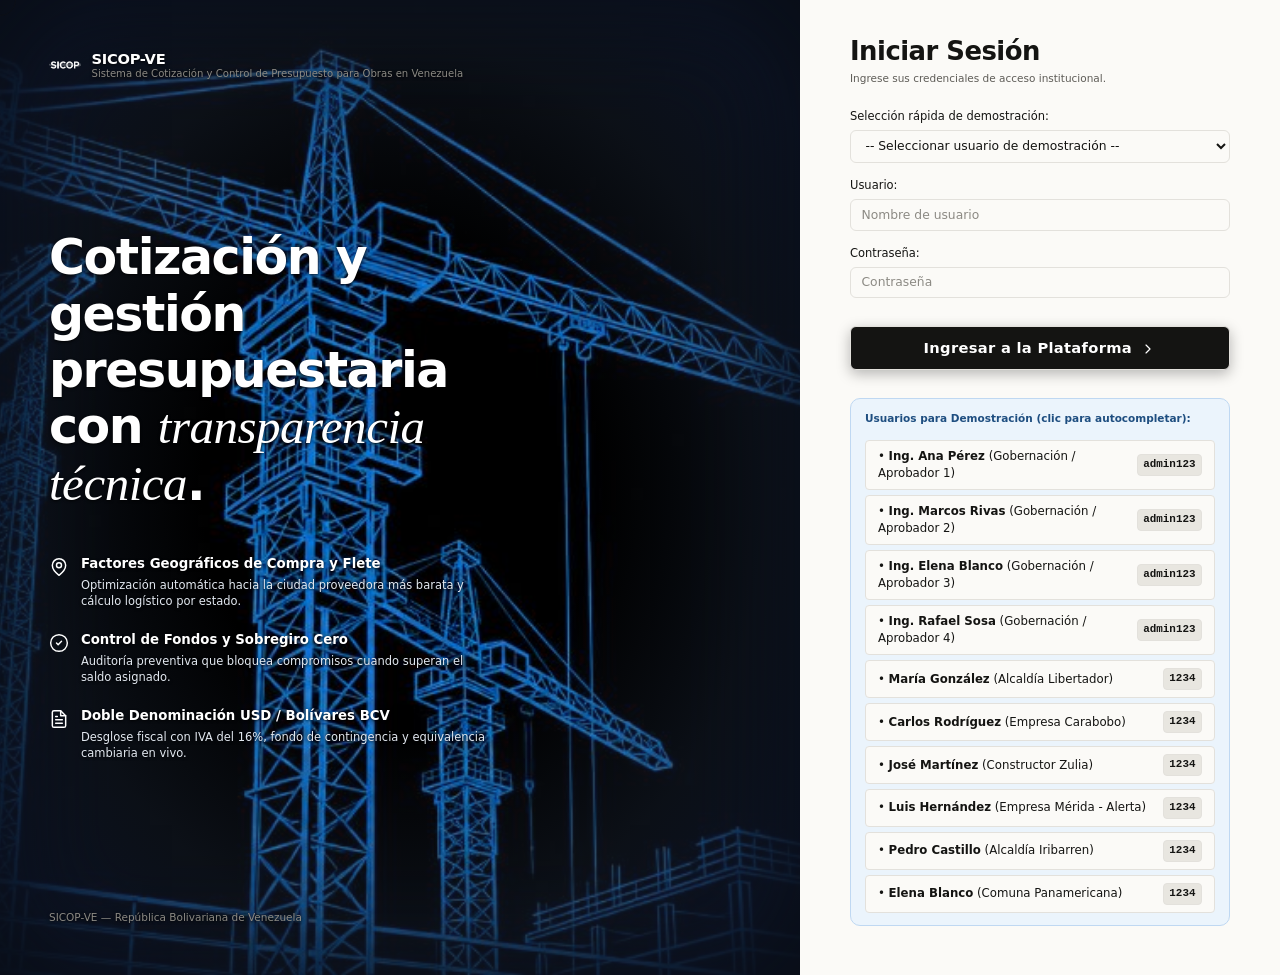
<file: index.html>
<!DOCTYPE html>
<html lang="es">

<head>
    <meta charset="UTF-8">
    <meta name="viewport" content="width=device-width, initial-scale=1.0">
    <title>SICOP-VE — Sistema de Cotización y Control de Presupuesto para Obras en Venezuela</title>
    <link rel="icon" type="image/png" href="img/logo-negro.png">
    <link rel="manifest" href="manifest.json">
    <meta name="theme-color" content="#141412">

    <!-- Tipografía de Sistema de Alto Rendimiento (100% Offline / Cero Peticiones Externas) -->

    <link rel="stylesheet" href="estilos.css?v=7.4">
</head>

<body>

    <!-- ENLACE ACCESIBLE DIRECTO AL CONTENIDO PRINCIPAL (WCAG 2.1 AA) -->
    <a href="#contenidoPrincipal" class="sv-skip-link">Saltar al contenido principal</a>

    <!-- PRELOADER EDITORIAL (UNA SOLA VEZ POR SESIÓN) -->
    <div id="svPreloader" class="sv-preloader" aria-hidden="true">
        <div class="sv-preloader__pie">
            <span>SICOP-VE</span>
            <span>Sistema de Cotización y Control de Presupuesto para Obras en Venezuela</span>
        </div>
        <div class="sv-preloader__centro">
            <div class="sv-preloader__contador" id="svPreloaderContador">00</div>
            <div class="sv-preloader__barra-fondo">
                <div class="sv-preloader__barra-progreso" id="svPreloaderBarra"></div>
            </div>
        </div>
        <div class="sv-preloader__pie">
            <span>República Bolivariana de Venezuela</span>
            <span>Cargando plataforma...</span>
        </div>
    </div>

    <!-- ============================================================ -->
    <!-- PANTALLA DE INICIO DE SESIÓN (LOGIN SAAS DIVIDIDO)          -->
    <!-- ============================================================ -->
    <div id="pantallaLogin" class="pantalla-login">
        <!-- Panel Izquierdo: Marca y Propuesta de Valor -->
        <div class="login-panel-marca">
            <div class="logo-bloque sv-flex sv-items-center sv-gap-md">
                <img src="img/logo-blanco.png" alt="Logo SICOP-VE" class="logo-sistema-img sv-logo-header">
                <div class="logo-texto">
                    <span class="logo-texto__titulo sv-text-white">SICOP-VE</span>
                    <span class="logo-texto__subtitulo sv-text-dim">Sistema de Cotización y Control de Presupuesto para
                        Obras en Venezuela</span>
                </div>
            </div>

            <div class="login-beneficios">
                <h2 class="sv-titulo-display sv-text-white sv-mb-lg">
                    Cotización y gestión presupuestaria con <em class="sv-acento">transparencia técnica</em>.
                </h2>

                <div class="login-beneficio-item">
                    <span class="login-beneficio-item__icono" data-icono="ciudades" data-tamano="20"></span>
                    <div>
                        <div class="login-beneficio-item__titulo">Factores Geográficos de Compra y Flete</div>
                        <div class="login-beneficio-item__desc">Optimización automática hacia la ciudad proveedora más
                            barata y cálculo logístico por estado.</div>
                    </div>
                </div>

                <div class="login-beneficio-item">
                    <span class="login-beneficio-item__icono" data-icono="aprobaciones" data-tamano="20"></span>
                    <div>
                        <div class="login-beneficio-item__titulo">Control de Fondos y Sobregiro Cero</div>
                        <div class="login-beneficio-item__desc">Auditoría preventiva que bloquea compromisos cuando
                            superan el saldo asignado.</div>
                    </div>
                </div>

                <div class="login-beneficio-item">
                    <span class="login-beneficio-item__icono" data-icono="cotizador" data-tamano="20"></span>
                    <div>
                        <div class="login-beneficio-item__titulo">Doble Denominación USD / Bolívares BCV</div>
                        <div class="login-beneficio-item__desc">Desglose fiscal con IVA del 16%, fondo de contingencia y
                            equivalencia cambiaria en vivo.</div>
                    </div>
                </div>
            </div>

            <div class="sv-font-sm sv-text-dim">
                SICOP-VE — República Bolivariana de Venezuela
            </div>
        </div>

        <!-- Panel Derecho: Formulario de Acceso -->
        <div class="login-panel-formulario">
            <div class="login-caja">
                <h1 class="sv-titulo-seccion sv-mb-xs">Iniciar Sesión</h1>
                <p class="sv-font-sm sv-text-muted sv-mb-lg">Ingrese sus credenciales de acceso institucional.</p>

                <form id="formLogin" class="form-login">
                    <div class="campo">
                        <label for="selectorUsuarioRapido">Selección rápida de demostración:</label>
                        <select id="selectorUsuarioRapido" class="control-formulario">
                            <!-- Llenado dinámicamente -->
                        </select>
                    </div>

                    <div class="campo">
                        <label for="inputUsuarioLogin">Usuario:</label>
                        <input type="text" id="inputUsuarioLogin" class="control-formulario" required
                            placeholder="Nombre de usuario">
                    </div>

                    <div class="campo">
                        <label for="inputClaveLogin">Contraseña:</label>
                        <input type="password" id="inputClaveLogin" class="control-formulario" required
                            placeholder="Contraseña">
                    </div>

                    <button type="submit" class="boton boton--primario sv-w-full sv-mt-sm">
                        <span>Ingresar a la Plataforma</span>
                        <span data-icono="chevronDerecha" data-tamano="16"></span>
                    </button>
                </form>

                <div class="aviso aviso--info sv-mt-lg sv-font-sm">
                    <strong>Usuarios para Demostración (clic para autocompletar):</strong>
                    <div class="sv-flex sv-flex-col sv-gap-xs sv-mt-sm">
                        <div onclick="seleccionarUsuarioDemo('gobernacion_miranda')" class="sv-card-demo-user">
                            <span>• <strong>Ing. Ana Pérez</strong> (Gobernación / Aprobador 1)</span>
                            <code>admin123</code>
                        </div>
                        <div onclick="seleccionarUsuarioDemo('gobernacion_zulia')" class="sv-card-demo-user">
                            <span>• <strong>Ing. Marcos Rivas</strong> (Gobernación / Aprobador 2)</span>
                            <code>admin123</code>
                        </div>
                        <div onclick="seleccionarUsuarioDemo('gobernacion_carabobo')" class="sv-card-demo-user">
                            <span>• <strong>Ing. Elena Blanco</strong> (Gobernación / Aprobador 3)</span>
                            <code>admin123</code>
                        </div>
                        <div onclick="seleccionarUsuarioDemo('gobernacion_anzoategui')" class="sv-card-demo-user">
                            <span>• <strong>Ing. Rafael Sosa</strong> (Gobernación / Aprobador 4)</span>
                            <code>admin123</code>
                        </div>
                        <div onclick="seleccionarUsuarioDemo('alcaldia_libertador')" class="sv-card-demo-user">
                            <span>• <strong>María González</strong> (Alcaldía Libertador)</span>
                            <code>1234</code>
                        </div>
                        <div onclick="seleccionarUsuarioDemo('constructora_valencia')" class="sv-card-demo-user">
                            <span>• <strong>Carlos Rodríguez</strong> (Empresa Carabobo)</span>
                            <code>1234</code>
                        </div>
                        <div onclick="seleccionarUsuarioDemo('maestro_martinez')" class="sv-card-demo-user">
                            <span>• <strong>José Martínez</strong> (Constructor Zulia)</span>
                            <code>1234</code>
                        </div>
                        <div onclick="seleccionarUsuarioDemo('vialidad_merida')" class="sv-card-demo-user">
                            <span>• <strong>Luis Hernández</strong> (Empresa Mérida - Alerta)</span>
                            <code>1234</code>
                        </div>
                        <div onclick="seleccionarUsuarioDemo('alcaldia_iribarren')" class="sv-card-demo-user">
                            <span>• <strong>Pedro Castillo</strong> (Alcaldía Iribarren)</span>
                            <code>1234</code>
                        </div>
                        <div onclick="seleccionarUsuarioDemo('comuna_panamericana')" class="sv-card-demo-user">
                            <span>• <strong>Elena Blanco</strong> (Comuna Panamericana)</span>
                            <code>1234</code>
                        </div>
                    </div>
                </div>
            </div>
        </div>
    </div>

    <!-- ============================================================ -->
    <!-- APLICACIÓN PRINCIPAL (POST-LOGIN - LAYOUT SAAS)              -->
    <!-- ============================================================ -->
    <div id="aplicacionPrincipal" class="aplicacion-contenedor oculto">
        <div class="app-layout">

            <!-- 1. BARRA LATERAL (SIDEBAR FIJO) -->
            <aside class="sidebar no-imprimir" id="sidebarApp">
                <div class="sidebar__marca">
                    <a href="#" class="logo-bloque sv-flex sv-items-center sv-gap-md"
                        onclick="cambiarPestana('dashboard'); return false;">
                        <img src="img/logo-negro.png" alt="Logo SICOP-VE" class="logo-sistema-img sv-logo-sidebar"
                            id="logoSidebar">
                        <div class="logo-texto">
                            <span class="logo-texto__titulo">SICOP-VE</span>
                            <span class="logo-texto__subtitulo">Control de Presupuesto</span>
                        </div>
                    </a>
                </div>

                <div class="sidebar__menu" id="navModulos">
                    <!-- Grupo: Operación -->
                    <div class="sidebar-grupo">
                        <div class="sidebar-grupo__titulo">Operación</div>
                        <div class="sidebar-grupo__items">
                            <button class="nav-item nav-btn activa" data-modulo="dashboard">
                                <span class="nav-item__icono" data-icono="dashboard" data-tamano="18"></span>
                                <span class="nav-item__texto">Dashboard</span>
                            </button>
                            <button class="nav-item nav-btn" data-modulo="cotizador">
                                <span class="nav-item__icono" data-icono="cotizador" data-tamano="18"></span>
                                <span class="nav-item__texto">Cotizador</span>
                            </button>
                            <button class="nav-item nav-btn" data-modulo="calculadora">
                                <span class="nav-item__icono" data-icono="calculadora" data-tamano="18"></span>
                                <span class="nav-item__texto">Calculadora de Obra</span>
                            </button>
                            <button class="nav-item nav-btn" data-modulo="ciudades">
                                <span class="nav-item__icono" data-icono="ciudades" data-tamano="18"></span>
                                <span class="nav-item__texto">Dónde Comprar</span>
                            </button>
                            <button class="nav-item nav-btn" data-modulo="historial">
                                <span class="nav-item__icono" data-icono="historial" data-tamano="18"></span>
                                <span class="nav-item__texto">Historial</span>
                            </button>
                            <button class="nav-item nav-btn" data-modulo="financiamiento">
                                <span class="nav-item__icono" data-icono="dinero" data-tamano="18"></span>
                                <span class="nav-item__texto">Mis Cuotas</span>
                            </button>
                            <button class="nav-item nav-btn" data-modulo="proyectos">
                                <span class="nav-item__icono" data-icono="edificio" data-tamano="18"></span>
                                <span class="nav-item__texto">Proyectos y Obras</span>
                            </button>
                        </div>
                    </div>

                    <!-- Grupo: Finanzas y Cartera (Solo Gobernación) -->
                    <div class="sidebar-grupo solo-gobernacion oculto">
                        <div class="sidebar-grupo__titulo">Finanzas y Cartera</div>
                        <div class="sidebar-grupo__items">
                            <button class="nav-item nav-btn solo-gobernacion" data-modulo="control-financiero">
                                <span class="nav-item__icono" data-icono="dinero" data-tamano="18"></span>
                                <span class="nav-item__texto">Control Financiero</span>
                            </button>
                            <button class="nav-item nav-btn solo-gobernacion" data-modulo="conciliacion-pagos">
                                <span class="nav-item__icono" data-icono="check" data-tamano="18"></span>
                                <span class="nav-item__texto">Conciliación de Pagos</span>
                            </button>
                            <button class="nav-item nav-btn solo-gobernacion" data-modulo="proyecciones">
                                <span class="nav-item__icono" data-icono="kpiCotizaciones" data-tamano="18"></span>
                                <span class="nav-item__texto">Proyecciones</span>
                            </button>
                            <button class="nav-item nav-btn solo-gobernacion" data-modulo="presupuestos">
                                <span class="nav-item__icono" data-icono="kpiAprobado" data-tamano="18"></span>
                                <span class="nav-item__texto">Presupuestos</span>
                            </button>
                            <button class="nav-item nav-btn solo-gobernacion" data-modulo="cartera">
                                <span class="nav-item__icono" data-icono="supervision" data-tamano="18"></span>
                                <span class="nav-item__texto">Cartera Global</span>
                            </button>
                            <button class="nav-item nav-btn solo-gobernacion" data-modulo="supervision">
                                <span class="nav-item__icono" data-icono="ojo" data-tamano="18"></span>
                                <span class="nav-item__texto">Supervisión Global</span>
                            </button>
                        </div>
                    </div>

                    <!-- Grupo: Gestión Institucional (Solo Gobernación) -->
                    <div class="sidebar-grupo solo-gobernacion oculto">
                        <div class="sidebar-grupo__titulo">Gestión y Recursos</div>
                        <div class="sidebar-grupo__items">
                            <button class="nav-item nav-btn solo-gobernacion" data-modulo="instituciones">
                                <span class="nav-item__icono" data-icono="ciudades" data-tamano="18"></span>
                                <span class="nav-item__texto">Instituciones</span>
                            </button>
                            <button class="nav-item nav-btn solo-gobernacion" data-modulo="estado-usuarios">
                                <span class="nav-item__icono" data-icono="usuario" data-tamano="18"></span>
                                <span class="nav-item__texto">Estado de Usuarios</span>
                            </button>
                            <button class="nav-item nav-btn solo-gobernacion" data-modulo="aprobaciones">
                                <span class="nav-item__icono" data-icono="aprobaciones" data-tamano="18"></span>
                                <span class="nav-item__texto">Aprobaciones</span>
                            </button>
                            <button class="nav-item nav-btn solo-gobernacion" data-modulo="catalogo">
                                <span class="nav-item__icono" data-icono="catalogo" data-tamano="18"></span>
                                <span class="nav-item__texto">Catálogo Maestro</span>
                            </button>
                            <button class="nav-item nav-btn solo-gobernacion" data-modulo="inventario">
                                <span class="nav-item__icono" data-icono="muro" data-tamano="18"></span>
                                <span class="nav-item__texto">Inventario y Almacenes</span>
                            </button>
                            <button class="nav-item nav-btn solo-gobernacion" data-modulo="proveedores">
                                <span class="nav-item__icono" data-icono="camion" data-tamano="18"></span>
                                <span class="nav-item__texto">Proveedores y Precios</span>
                            </button>
                            <button class="nav-item nav-btn solo-gobernacion" data-modulo="documentos">
                                <span class="nav-item__icono" data-icono="documento" data-tamano="18"></span>
                                <span class="nav-item__texto">Gestor Documental</span>
                            </button>
                            <button class="nav-item nav-btn solo-gobernacion" data-modulo="inteligencia">
                                <span class="nav-item__icono" data-icono="campana" data-tamano="18"></span>
                                <span class="nav-item__texto">Inteligencia de Gestión</span>
                            </button>
                            <button class="nav-item nav-btn solo-gobernacion" data-modulo="bitacora">
                                <span class="nav-item__icono" data-icono="bitacora" data-tamano="18"></span>
                                <span class="nav-item__texto">Bitácora y Alertas</span>
                            </button>
                        </div>
                    </div>

                    <!-- Grupo: Sistema -->
                    <div class="sidebar-grupo">
                        <div class="sidebar-grupo__titulo">Sistema</div>
                        <div class="sidebar-grupo__items">
                            <button class="nav-item nav-btn solo-gobernacion" data-modulo="monitor-sistema">
                                <span class="nav-item__icono" data-icono="dashboard" data-tamano="18"></span>
                                <span class="nav-item__texto">Monitor de Salud</span>
                            </button>
                            <button class="nav-item nav-btn" data-modulo="respaldo">
                                <span class="nav-item__icono" data-icono="respaldo" data-tamano="18"></span>
                                <span class="nav-item__texto">Exportar / Importar</span>
                            </button>
                            <a href="pruebas.html" class="nav-item nav-item--discreto" target="_blank">
                                <span class="nav-item__icono" data-icono="pruebas" data-tamano="18"></span>
                                <span class="nav-item__texto">Pruebas Automáticas ↗</span>
                            </a>
                        </div>
                    </div>
                </div>

                <div class="sidebar__footer">
                    <span>Versión 2.5 SaaS</span>
                    <span id="indicadorStatusOnline" class="sv-text-success sv-font-bold">● Conectado</span>
                </div>
            </aside>

            <!-- Overlay para cerrar sidebar en móviles al hacer clic fuera -->
            <div class="sidebar-overlay no-imprimir" id="sidebarOverlay"></div>

            <!-- 2. CONTENEDOR DERECHO PRINCIPAL -->
            <div class="main-wrapper">

                <!-- BARRA SUPERIOR DELGADA (TOPBAR) -->
                <header class="topbar no-imprimir">
                    <div class="topbar__izquierda">
                        <button type="button" class="btn-menu-movil" id="btnMenuMovil"
                            aria-label="Abrir menú de navegación">
                            <span data-icono="menu" data-tamano="20"></span>
                        </button>
                        <h1 class="topbar__titulo" id="topbarTituloModulo">Dashboard</h1>
                    </div>

                    <div class="topbar__derecha">
                        <!-- Reloj Oficial Caracas -->
                        <div class="sv-reloj-caracas no-imprimir" title="Hora oficial de Caracas, Venezuela (UTC-4)">
                            <span class="sv-reloj-dot"></span>
                            <span id="svRelojCaracas">--:--:-- VET</span>
                        </div>

                        <!-- Selector de Moneda -->
                        <div class="selector-moneda-wrap">
                            <select id="selectorMonedaGlobal" class="control-moneda"
                                aria-label="Seleccionar moneda de visualización">
                                <option value="USD">USD ($)</option>
                                <option value="Bs">Bs. (BCV)</option>
                            </select>
                        </div>

                        <!-- Botón Alternar Modo Claro / Oscuro -->
                        <button type="button" class="btn-tema" id="btnAlternarTema"
                            aria-label="Cambiar tema claro u oscuro" title="Alternar tema">
                            <span id="iconoTemaActual" data-icono="luna" data-tamano="17"></span>
                        </button>

                        <!-- Bandeja de Notificaciones Internas -->
                        <div class="notificaciones-topbar-wrap sv-pos-relative">
                            <button type="button" class="btn-tema" id="btnCampanaNotificaciones"
                                aria-label="Bandeja de notificaciones internas" title="Ver notificaciones"
                                aria-haspopup="true" aria-expanded="false">
                                <span data-icono="campana" data-tamano="17"></span>
                                <span id="badgeNotifContador" class="badge-notif-contador oculto">0</span>
                            </button>
                            <div id="panelDropdownNotificaciones" class="dropdown-notificaciones oculto" role="dialog"
                                aria-label="Notificaciones del sistema">
                                <div class="dropdown-notificaciones__cabecera">
                                    <span class="dropdown-notificaciones__titulo">Notificaciones</span>
                                    <button type="button" id="btnMarcarNotifsLeidas"
                                        class="boton-enlace sv-font-sm sv-btn-link">Marcar leídas</button>
                                </div>
                                <div id="listaNotificacionesUsuario" class="dropdown-notificaciones__lista">
                                    <!-- Renderizado dinámico -->
                                </div>
                            </div>
                        </div>

                        <!-- Chip de Semáforo Presupuestario -->
                        <div id="usuarioSemaforoHeader" class="badge-semaforo badge-semaforo--verde">● Normal</div>

                        <!-- Cápsula de Usuario Conectado -->
                        <div class="usuario-perfil-capsula">
                            <div class="avatar-iniciales" id="avatarInicialesHeader">MG</div>
                            <div class="usuario-info-texto">
                                <span class="usuario-info-nombre" id="usuarioNombreHeader">María González</span>
                                <span class="usuario-info-rol" id="usuarioRolHeader">Alcaldía</span>
                            </div>
                            <button id="btnCerrarSesion" class="boton boton--peligro boton--sm sv-p-xs sv-pill"
                                title="Cerrar sesión">
                                <span data-icono="logout" data-tamano="14"></span>
                            </button>
                        </div>
                    </div>
                </header>

                <!-- CONTENIDO PRINCIPAL -->
                <main class="contenido-principal" id="contenidoPrincipal">

                    <!-- ============================================================ -->
                    <!-- 1. MÓDULO: DASHBOARD                                         -->
                    <!-- ============================================================ -->
                    <section class="seccion-modulo activa" id="modulo-dashboard">
                        <div class="grid-kpi">
                            <div class="tarjeta-kpi">
                                <div class="tarjeta-kpi__icono"><span data-icono="documento" data-tamano="20"></span>
                                </div>
                                <div class="tarjeta-kpi__info">
                                    <span class="tarjeta-kpi__titulo">Cotizaciones Activas</span>
                                    <span class="tarjeta-kpi__valor" id="kpiCotizacionesMes">0</span>
                                    <span class="tarjeta-kpi__subtitulo">En gestión este ciclo</span>
                                </div>
                            </div>
                            <div class="tarjeta-kpi">
                                <div class="tarjeta-kpi__icono"><span data-icono="dinero" data-tamano="20"></span></div>
                                <div class="tarjeta-kpi__info">
                                    <span class="tarjeta-kpi__titulo">Monto Aprobado</span>
                                    <span class="tarjeta-kpi__valor" id="kpiMontoAprobado">$0.00</span>
                                    <span class="tarjeta-kpi__subtitulo">Total órdenes autorizadas</span>
                                </div>
                            </div>
                            <div class="tarjeta-kpi">
                                <div class="tarjeta-kpi__icono"><span data-icono="camion" data-tamano="20"></span></div>
                                <div class="tarjeta-kpi__info">
                                    <span class="tarjeta-kpi__titulo">Monto Entregado</span>
                                    <span class="tarjeta-kpi__valor" id="kpiMontoEntregado">$0.00</span>
                                    <span class="tarjeta-kpi__subtitulo">100% despachado en obra</span>
                                </div>
                            </div>
                            <div class="tarjeta-kpi">
                                <div class="tarjeta-kpi__icono"><span data-icono="alerta" data-tamano="20"></span></div>
                                <div class="tarjeta-kpi__info">
                                    <span class="tarjeta-kpi__titulo" id="kpiTituloAlerta">Monitoreo
                                        Presupuestario</span>
                                    <span class="tarjeta-kpi__valor" id="kpiUsuariosAlerta">0</span>
                                    <span class="tarjeta-kpi__subtitulo" id="kpiUsuariosAlertaDetalle">Control de
                                        riesgo</span>
                                </div>
                            </div>
                        </div>

                        <div class="grid-dos-columnas">
                            <!-- Gráfico de barras por sector -->
                            <div class="tarjeta">
                                <h2 class="tarjeta__titulo"><span class="sv-num-seccion">01</span> Inversión Aprobada
                                    por Sector</h2>
                                <p class="tarjeta__descripcion">Consolidación de inversión por áreas estratégicas de
                                    infraestructura:</p>
                                <div id="graficoSectoresDashboard">
                                    <!-- Renderizado dinámicamente -->
                                </div>
                            </div>

                            <!-- Semáforos de Ejecución Presupuestaria -->
                            <div class="tarjeta">
                                <h2 class="tarjeta__titulo"><span class="sv-num-seccion">02</span> Semáforo de Ejecución
                                    Presupuestaria</h2>
                                <p class="tarjeta__descripcion">Control de fondos según límite, saldo comprometido y
                                    gastado definitivo:</p>
                                <div id="semaforosPresupuestoDashboard">
                                    <!-- Renderizado dinámicamente -->
                                </div>
                            </div>
                        </div>

                        <div class="tarjeta sv-mt-md" id="tarjetaAnalisisABC">
                            <div class="sv-flex-between sv-gap-sm sv-mb-sm">
                                <div>
                                    <h2 class="tarjeta__titulo sv-mb-0"><span class="sv-num-seccion">03</span> Análisis
                                        ABC de Pareto (Materiales Críticos)</h2>
                                    <p class="tarjeta__descripcion sv-mb-0">Clasificación de materiales según impacto
                                        financiero acumulado (Ley de Pareto 80/15/5):</p>
                                </div>
                                <span class="badge badge-resultado badge-exito">Algoritmo Burbuja Activo</span>
                            </div>
                            <div id="contenedorAnalisisABC">
                                <!-- Renderizado por js/analisis-abc.js -->
                            </div>
                        </div>

                        <div class="tarjeta sv-mt-md">
                            <h2 class="tarjeta__titulo"><span class="sv-num-seccion">04</span> Actividad Reciente del
                                Sistema</h2>
                            <p class="tarjeta__descripcion">Últimos movimientos registrados en la bitácora
                                institucional:</p>
                            <div id="feedActividadUsuario" class="sv-feed-actividad">
                                <!-- Renderizado dinámicamente -->
                            </div>
                        </div>
                    </section>

                    <!-- ============================================================ -->
                    <!-- 2. MÓDULO: CALCULADORA DE MATERIALES                        -->
                    <!-- ============================================================ -->
                    <section class="seccion-modulo" id="modulo-calculadora">
                        <div class="tarjeta">
                            <h2 class="tarjeta__titulo">Calculadora de Materiales por Unidad de Obra</h2>
                            <p class="tarjeta__descripcion">
                                Ingrese las dimensiones de su obra para obtener una estimación teórica con margen de
                                desperdicio.
                            </p>

                            <div class="aviso aviso--advertencia">
                                ⚠️ <strong>AVISO TÉCNICO:</strong> Estos valores son de referencia matemática y deben
                                ser validados
                                por un ingeniero civil o proyectista responsable antes de la ejecución formal.
                            </div>

                            <div class="formulario-calculadora">
                                <div class="fila-campos">
                                    <div class="campo">
                                        <label for="calcTipoObra">Tipo de Elemento:</label>
                                        <select id="calcTipoObra" class="control-formulario">
                                            <option value="pared">Pared de Bloques (m²)</option>
                                            <option value="losa">Losa de Concreto Armado (m³)</option>
                                            <option value="tuberia">Instalación de Tubería (metros)</option>
                                            <option value="contrapiso">Contrapiso / Piso de Concreto (m²)</option>
                                            <option value="columna">Columna de Concreto Armado (unidad)</option>
                                            <option value="viga">Viga de Concreto Armado (metros lineales)</option>
                                            <option value="ceramica">Cerámica / Porcelanato (m²)</option>
                                            <option value="pintura">Pintura de Paredes (m²)</option>
                                            <option value="cerca">Cerca Perimetral de Bloques (metros lineales)</option>
                                            <option value="muro_contencion">Muro de Contención (metros lineales)
                                            </option>
                                            <option value="tanque">Tanque / Cisterna de Agua (litros)</option>
                                            <option value="electrico">Sistema Eléctrico de Vivienda (m² de construcción)
                                            </option>
                                            <option value="impermeabilizacion">Impermeabilización de Techo (m²)</option>
                                            <option value="pozo_septico">Pozo Séptico (personas servidas)</option>
                                        </select>
                                    </div>
                                    <div class="campo">
                                        <label for="calcDesperdicio">Margen de Desperdicio (%):</label>
                                        <input type="number" id="calcDesperdicio" class="control-formulario" value="10"
                                            min="0" max="30">
                                    </div>
                                </div>

                                <!-- Campos para Pared -->
                                <div id="camposCalcPared" class="grupo-campos-obra">
                                    <div class="fila-campos">
                                        <div class="campo">
                                            <label for="calcParedLargo">Longitud de la pared (metros):</label>
                                            <input type="number" id="calcParedLargo" class="control-formulario"
                                                value="6" min="0.1" step="0.1">
                                        </div>
                                        <div class="campo">
                                            <label for="calcParedAlto">Altura de la pared (metros):</label>
                                            <input type="number" id="calcParedAlto" class="control-formulario"
                                                value="2.6" min="0.1" step="0.1">
                                        </div>
                                    </div>
                                    <small class="texto-secundario">Fórmulas: Área = Largo × Alto | Bloques = m² × 12.5
                                        | Cemento = m² × 0.20 sacos</small>
                                </div>

                                <!-- Campos para Losa -->
                                <div id="camposCalcLosa" class="grupo-campos-obra oculto">
                                    <div class="fila-campos">
                                        <div class="campo">
                                            <label for="calcLosaLargo">Largo de losa (m):</label>
                                            <input type="number" id="calcLosaLargo" class="control-formulario" value="5"
                                                min="0.1" step="0.1">
                                        </div>
                                        <div class="campo">
                                            <label for="calcLosaAncho">Ancho de losa (m):</label>
                                            <input type="number" id="calcLosaAncho" class="control-formulario" value="4"
                                                min="0.1" step="0.1">
                                        </div>
                                        <div class="campo">
                                            <label for="calcLosaEspesor">Espesor (m):</label>
                                            <input type="number" id="calcLosaEspesor" class="control-formulario"
                                                value="0.15" min="0.05" step="0.01">
                                        </div>
                                        <div class="campo">
                                            <label for="calcLosaCabillasM2">Cabillas por m²:</label>
                                            <input type="number" id="calcLosaCabillasM2" class="control-formulario"
                                                value="1.2" min="0.1" step="0.1">
                                        </div>
                                    </div>
                                    <small class="texto-secundario">Fórmulas: Volumen = Largo × Ancho × Espesor |
                                        Cemento = m³ × 7 sacos | Cabillas = m² × factor</small>
                                </div>

                                <!-- Campos para Tubería -->
                                <div id="camposCalcTuberia" class="grupo-campos-obra oculto">
                                    <div class="fila-campos">
                                        <div class="campo">
                                            <label for="calcTuberiaMetros">Longitud total del tramo (metros):</label>
                                            <input type="number" id="calcTuberiaMetros" class="control-formulario"
                                                value="24" min="1" step="1">
                                        </div>
                                    </div>
                                    <small class="texto-secundario">Fórmula: Tubos de 6m = Metros / 6.0 (Redondeo hacia
                                        arriba con Math.ceil)</small>
                                </div>

                                <!-- Campos para Contrapiso -->
                                <div id="camposCalcContrapiso" class="grupo-campos-obra oculto">
                                    <div class="fila-campos">
                                        <div class="campo">
                                            <label for="calcContrapisoArea">Área a cubrir (m²):</label>
                                            <input type="number" id="calcContrapisoArea" class="control-formulario"
                                                value="20" min="1" step="0.1">
                                        </div>
                                        <div class="campo">
                                            <label for="calcContrapisoEspesor">Espesor (m):</label>
                                            <input type="number" id="calcContrapisoEspesor" class="control-formulario"
                                                value="0.10" min="0.05" step="0.01">
                                        </div>
                                    </div>
                                    <small class="texto-secundario">Fórmulas: Volumen = Área × Espesor | Cemento = m³ ×
                                        7 | Arena = m³ × 0.5 | Piedra = m³ × 0.9</small>
                                </div>

                                <!-- Campos para Columna -->
                                <div id="camposCalcColumna" class="grupo-campos-obra oculto">
                                    <div class="fila-campos">
                                        <div class="campo">
                                            <label for="calcColumnaCantidad">Cantidad de columnas:</label>
                                            <input type="number" id="calcColumnaCantidad" class="control-formulario"
                                                value="4" min="1" step="1">
                                        </div>
                                        <div class="campo">
                                            <label for="calcColumnaAlto">Altura (m):</label>
                                            <input type="number" id="calcColumnaAlto" class="control-formulario"
                                                value="2.6" min="0.5" step="0.1">
                                        </div>
                                        <div class="campo">
                                            <label for="calcColumnaSeccion">Sección (cm × cm):</label>
                                            <input type="number" id="calcColumnaSeccion" class="control-formulario"
                                                value="20" min="10" step="1">
                                        </div>
                                    </div>
                                    <small class="texto-secundario">Volumen = (Sección/100)² × Alto × Cantidad | Cemento
                                        = m³ × 7 | Cabilla = 4 barras/columna | Estribos = 8/columna</small>
                                </div>

                                <!-- Campos para Viga -->
                                <div id="camposCalcViga" class="grupo-campos-obra oculto">
                                    <div class="fila-campos">
                                        <div class="campo">
                                            <label for="calcVigaLongitud">Longitud total (m lineales):</label>
                                            <input type="number" id="calcVigaLongitud" class="control-formulario"
                                                value="10" min="1" step="0.1">
                                        </div>
                                        <div class="campo">
                                            <label for="calcVigaAncho">Ancho (cm):</label>
                                            <input type="number" id="calcVigaAncho" class="control-formulario"
                                                value="20" min="10" step="1">
                                        </div>
                                        <div class="campo">
                                            <label for="calcVigaAlto">Alto (cm):</label>
                                            <input type="number" id="calcVigaAlto" class="control-formulario" value="30"
                                                min="15" step="1">
                                        </div>
                                    </div>
                                    <small class="texto-secundario">Volumen = Longitud × (Ancho/100) × (Alto/100) |
                                        Cemento = m³ × 7 | Cabilla = 4 barras por metro</small>
                                </div>

                                <!-- Campos para Cerámica -->
                                <div id="camposCalcCeramica" class="grupo-campos-obra oculto">
                                    <div class="fila-campos">
                                        <div class="campo">
                                            <label for="calcCeramicaArea">Área a cubrir (m²):</label>
                                            <input type="number" id="calcCeramicaArea" class="control-formulario"
                                                value="20" min="1" step="0.1">
                                        </div>
                                        <div class="campo">
                                            <label for="calcCeramicaTamano">Tamaño pieza (cm):</label>
                                            <select id="calcCeramicaTamano" class="control-formulario">
                                                <option value="30">30 × 30</option>
                                                <option value="45" selected>45 × 45</option>
                                                <option value="60">60 × 60</option>
                                                <option value="80">80 × 80</option>
                                            </select>
                                        </div>
                                    </div>
                                    <small class="texto-secundario">Piezas = (m² / (tam/100)²) × 1.10 | Adhesivo = 5
                                        kg/m² | Fragua = 0.5 kg/m²</small>
                                </div>

                                <!-- Campos para Pintura -->
                                <div id="camposCalcPintura" class="grupo-campos-obra oculto">
                                    <div class="fila-campos">
                                        <div class="campo">
                                            <label for="calcPinturaArea">Área de pared (m²):</label>
                                            <input type="number" id="calcPinturaArea" class="control-formulario"
                                                value="40" min="1" step="0.1">
                                        </div>
                                        <div class="campo">
                                            <label for="calcPinturaManos">Número de manos:</label>
                                            <select id="calcPinturaManos" class="control-formulario">
                                                <option value="1">1 mano</option>
                                                <option value="2" selected>2 manos</option>
                                                <option value="3">3 manos</option>
                                            </select>
                                        </div>
                                    </div>
                                    <small class="texto-secundario">Rendimiento: 1 galón ≈ 30 m² por mano | Sellador =
                                        m²/40 | Thinner = m²/100</small>
                                </div>

                                <!-- Campos para Cerca -->
                                <div id="camposCalcCerca" class="grupo-campos-obra oculto">
                                    <div class="fila-campos">
                                        <div class="campo">
                                            <label for="calcCercaLongitud">Longitud (m lineales):</label>
                                            <input type="number" id="calcCercaLongitud" class="control-formulario"
                                                value="20" min="1" step="0.1">
                                        </div>
                                        <div class="campo">
                                            <label for="calcCercaAlto">Altura (m):</label>
                                            <input type="number" id="calcCercaAlto" class="control-formulario"
                                                value="2.4" min="1" step="0.1">
                                        </div>
                                    </div>
                                    <small class="texto-secundario">Área = Longitud × Alto | Bloques = m² × 12.5 |
                                        Cemento = m² × 0.20 | Cabilla = Longitud × 1.2</small>
                                </div>

                                <!-- Campos para Muro de Contención -->
                                <div id="camposCalcMuroContencion" class="grupo-campos-obra oculto">
                                    <div class="fila-campos">
                                        <div class="campo">
                                            <label for="calcMuroLongitud">Longitud (m lineales):</label>
                                            <input type="number" id="calcMuroLongitud" class="control-formulario"
                                                value="10" min="1" step="0.1">
                                        </div>
                                        <div class="campo">
                                            <label for="calcMuroAlto">Altura (m):</label>
                                            <input type="number" id="calcMuroAlto" class="control-formulario" value="2"
                                                min="0.5" step="0.1">
                                        </div>
                                        <div class="campo">
                                            <label for="calcMuroEspesor">Espesor (m):</label>
                                            <input type="number" id="calcMuroEspesor" class="control-formulario"
                                                value="0.20" min="0.15" step="0.05">
                                        </div>
                                    </div>
                                    <small class="texto-secundario">Volumen = Longitud × Alto × Espesor | Cemento = m³ ×
                                        7 | Cabilla = Longitud × 4 barras</small>
                                </div>

                                <!-- Campos para Tanque -->
                                <div id="camposCalcTanque" class="grupo-campos-obra oculto">
                                    <div class="fila-campos">
                                        <div class="campo">
                                            <label for="calcTanqueLitros">Capacidad (litros):</label>
                                            <input type="number" id="calcTanqueLitros" class="control-formulario"
                                                value="10000" min="500" step="500">
                                        </div>
                                    </div>
                                    <small class="texto-secundario">Tanques 5000L = Capacidad / 5000 | Bomba 1HP si >
                                        5000L | Tubería PVC 2" ≈ litros/500 metros</small>
                                </div>

                                <!-- Campos para Eléctrico -->
                                <div id="camposCalcElectrico" class="grupo-campos-obra oculto">
                                    <div class="fila-campos">
                                        <div class="campo">
                                            <label for="calcElectricoArea">Área de construcción (m²):</label>
                                            <input type="number" id="calcElectricoArea" class="control-formulario"
                                                value="80" min="10" step="1">
                                        </div>
                                    </div>
                                    <small class="texto-secundario">Cable #12 = m² × 1.5 metros | Tomacorrientes = m²/25
                                        | Interruptores = m²/40 | Breakers = tomacorrientes/6</small>
                                </div>

                                <!-- Campos para Impermeabilización -->
                                <div id="camposCalcImpermeabilizacion" class="grupo-campos-obra oculto">
                                    <div class="fila-campos">
                                        <div class="campo">
                                            <label for="calcImpermeArea">Área de techo (m²):</label>
                                            <input type="number" id="calcImpermeArea" class="control-formulario"
                                                value="100" min="10" step="0.1">
                                        </div>
                                    </div>
                                    <small class="texto-secundario">Impermeabilizante = m² / 12.5 galones | Mortero = m²
                                        × 0.02 m³ | Malla = m² × 1.05</small>
                                </div>

                                <!-- Campos para Pozo Séptico -->
                                <div id="camposCalcPozoSeptico" class="grupo-campos-obra oculto">
                                    <div class="fila-campos">
                                        <div class="campo">
                                            <label for="calcPozoPersonas">Personas servidas:</label>
                                            <input type="number" id="calcPozoPersonas" class="control-formulario"
                                                value="6" min="1" step="1">
                                        </div>
                                    </div>
                                    <small class="texto-secundario">Volumen = personas × 0.15 m³ × 3 días | Bloques =
                                        volumen × 50 | Tubería 4" = 6m | Registros = 2</small>
                                </div>

                                <div class="formulario__acciones">
                                    <button id="btnCalcularObra" class="boton boton--primario">Calcular
                                        Estimación</button>
                                </div>
                            </div>

                            <!-- Resultado de la Calculadora -->
                            <div id="resultadoCalculadora" class="resultado-calculadora oculto sv-mt-md">
                                <h3 id="tituloResCalculadora" class="tarjeta__titulo">Estimación de Materiales</h3>
                                <div class="tabla-responsive">
                                    <table class="tabla">
                                        <thead>
                                            <tr>
                                                <th>Material</th>
                                                <th>Cantidad Estimada</th>
                                                <th>Unidad</th>
                                                <th>Cálculo Base</th>
                                            </tr>
                                        </thead>
                                        <tbody id="cuerpoResCalculadora">
                                            <!-- Dinámico -->
                                        </tbody>
                                    </table>
                                </div>
                                <div class="formulario__acciones sv-mt-sm">
                                    <button id="btnTransferirACotizador" class="boton boton--exito">➕ Agregar a la
                                        Cotización</button>
                                </div>
                            </div>
                        </div>
                    </section>

                    <!-- ============================================================ -->
                    <!-- 3. MÓDULO: COTIZADOR (ASISTENTE POR PASOS CON TOTAL EN VIVO)   -->
                    <!-- ============================================================ -->
                    <section class="seccion-modulo" id="modulo-cotizador">
                        <!-- Aviso de cotización abierta bloqueante con solución directa -->
                        <div id="avisoCotizacionBloqueada" class="aviso aviso--error oculto sv-p-md">
                            <!-- Llenado dinámicamente con botón a la solución -->
                        </div>

                        <!-- Banner de recuperación de borrador guardado automáticamente -->
                        <div id="bannerBorradorGuardado" class="aviso aviso--info oculto">
                            <div class="sv-flex-between sv-gap-sm">
                                <div class="sv-flex-center sv-gap-sm">
                                    <span data-icono="guardar" data-tamano="16"></span>
                                    <span><strong>Borrador automático recuperado:</strong> Tienes una cotización en
                                        progreso para "<span id="nombreBorradorRecuperado"
                                            class="sv-text-bold"></span>".</span>
                                </div>
                                <div class="sv-flex-center sv-gap-sm">
                                    <button type="button" class="boton boton--primario boton--sm"
                                        id="btnContinuarBorrador">Continuar donde lo dejaste</button>
                                    <button type="button" class="boton boton--secundario boton--sm"
                                        id="btnDescartarBorradorGuardado">Empezar de nuevo</button>
                                </div>
                            </div>
                        </div>

                        <!-- Barra de Progreso del Asistente (4 Pasos) -->
                        <div class="asistente-pasos-nav">
                            <div class="paso-item paso-item--activo" id="pasoNav1" onclick="irAPasoCotizador(1)">
                                <div class="paso-circulo">1</div>
                                <div class="paso-etiqueta">
                                    <span class="paso-numero">01 / 04</span>
                                    <span class="paso-nombre">Obra</span>
                                </div>
                            </div>
                            <div class="paso-separador" id="pasoSep1"></div>
                            <div class="paso-item" id="pasoNav2" onclick="irAPasoCotizador(2)">
                                <div class="paso-circulo">2</div>
                                <div class="paso-etiqueta">
                                    <span class="paso-numero">02 / 04</span>
                                    <span class="paso-nombre">Materiales</span>
                                </div>
                            </div>
                            <div class="paso-separador" id="pasoSep2"></div>
                            <div class="paso-item" id="pasoNav3" onclick="irAPasoCotizador(3)">
                                <div class="paso-circulo">3</div>
                                <div class="paso-etiqueta">
                                    <span class="paso-numero">03 / 04</span>
                                    <span class="paso-nombre">Revisión</span>
                                </div>
                            </div>
                            <div class="paso-separador" id="pasoSep3"></div>
                            <div class="paso-item" id="pasoNav4" onclick="irAPasoCotizador(4)">
                                <div class="paso-circulo">4</div>
                                <div class="paso-etiqueta">
                                    <span class="paso-numero">04 / 04</span>
                                    <span class="paso-nombre">Emisión</span>
                                </div>
                            </div>
                        </div>

                        <!-- Contenedor Dividido: Asistente + Panel de Total en Vivo -->
                        <div class="cotizador-layout">
                            <!-- Columna Izquierda: Pasos del Asistente -->
                            <div class="cotizador-columna-asistente">

                                <!-- PASO 1: OBRA -->
                                <div id="pasoCotizador1" class="paso-pantalla">
                                    <div class="tarjeta">
                                        <h2 class="tarjeta__titulo">Paso 1: Identificación y Ubicación de la Obra</h2>
                                        <p class="tarjeta__descripcion">Ingrese el nombre del proyecto y confirme el
                                            estado venezolano donde se ejecutará para calcular el flete terrestre.</p>

                                        <div class="campo">
                                            <label for="inputNombreObra">Nombre descriptivo de la obra: <span
                                                    class="sv-text-danger">*</span></label>
                                            <input type="text" id="inputNombreObra" class="control-formulario"
                                                placeholder="Ej: Construcción de Módulo de Salud La Candelaria">
                                            <div id="errorNombreObra" class="mensaje-error-campo oculto"></div>
                                        </div>

                                        <div class="fila-campos">
                                            <div class="campo">
                                                <label for="selectEstadoObraCotizador">
                                                    Estado Destino de la Obra: <span class="sv-text-danger">*</span>
                                                    <span class="tooltip-contenedor">
                                                        <button type="button" class="btn-tooltip"
                                                            aria-label="Ayuda sobre flete">?</button>
                                                        <span class="tooltip-texto">El flete depende de la distancia
                                                            terrestre al estado destino (ej: Dto. Capital 0%, Miranda
                                                            3%, Amazonas 25%).</span>
                                                    </span>
                                                </label>
                                                <select id="selectEstadoObraCotizador" class="control-formulario">
                                                    <option value="Distrito Capital">Distrito Capital (Factor Flete 1.00
                                                        - 0%)</option>
                                                    <option value="Aragua">Aragua (Factor Flete 1.02 - 2%)</option>
                                                    <option value="Miranda">Miranda (Factor Flete 1.03 - 3%)</option>
                                                    <option value="Carabobo">Carabobo (Factor Flete 1.04 - 4%)</option>
                                                    <option value="Guárico">Guárico (Factor Flete 1.05 - 5%)</option>
                                                    <option value="Anzoátegui">Anzoátegui (Factor Flete 1.06 - 6%)
                                                    </option>
                                                    <option value="Lara">Lara (Factor Flete 1.06 - 6%)</option>
                                                    <option value="Falcón">Falcón (Factor Flete 1.07 - 7%)</option>
                                                    <option value="Zulia">Zulia (Factor Flete 1.08 - 8%)</option>
                                                    <option value="Barinas">Barinas (Factor Flete 1.09 - 9%)</option>
                                                    <option value="Monagas">Monagas (Factor Flete 1.10 - 10%)</option>
                                                    <option value="Trujillo">Trujillo (Factor Flete 1.10 - 10%)</option>
                                                    <option value="Sucre">Sucre (Factor Flete 1.11 - 11%)</option>
                                                    <option value="Mérida">Mérida (Factor Flete 1.12 - 12%)</option>
                                                    <option value="Táchira">Táchira (Factor Flete 1.13 - 13%)</option>
                                                    <option value="Bolívar">Bolívar (Factor Flete 1.14 - 14%)</option>
                                                    <option value="Nueva Esparta">Nueva Esparta (Factor Flete 1.20 -
                                                        20%)</option>
                                                    <option value="Amazonas">Amazonas (Factor Flete 1.25 - 25%)</option>
                                                </select>
                                            </div>
                                            <div class="campo">
                                                <label for="inputNotasObra">Notas u Observaciones (opcional):</label>
                                                <input type="text" id="inputNotasObra" class="control-formulario"
                                                    placeholder="Ej: Fase I - Cerramientos y acometidas">
                                            </div>
                                        </div>
                                    </div>
                                </div>

                                <!-- PASO 2: MATERIALES -->
                                <div id="pasoCotizador2" class="paso-pantalla oculto">
                                    <div class="tarjeta">
                                        <h2 class="tarjeta__titulo">Paso 2: Selección de Materiales y Cantidades</h2>
                                        <p class="tarjeta__descripcion">Puede cargar una plantilla prediseñada, usar la
                                            calculadora de obra o ingresar cantidades manualmente.</p>

                                        <!-- Bloque de Plantillas de Obra -->
                                        <div class="plantillas-bloque">
                                            <div class="plantillas-titulo">
                                                <div class="sv-flex-center sv-gap-sm sv-text-bold">
                                                    <span data-icono="rayo" data-tamano="16"></span>
                                                    <span>Plantillas de obra precargadas (valores referenciales):</span>
                                                </div>
                                                <button type="button" class="boton boton--secundario boton--sm"
                                                    id="btnIrACalculadoraDesdePaso2">
                                                    <span data-icono="calculadora" data-tamano="14"></span>
                                                    <span>Usar Calculadora de Medidas</span>
                                                </button>
                                            </div>
                                            <div class="plantillas-grid">
                                                <button type="button" class="btn-plantilla"
                                                    data-plantilla="casa_pequena"
                                                    title="Losa 50 m², pared h=2.5m, tubería 60m y electricidad">
                                                    <span class="btn-plantilla__icono" data-icono="casa"
                                                        data-tamano="20"></span>
                                                    <span class="btn-plantilla__texto">Casa pequeña 50m²</span>
                                                </button>
                                                <button type="button" class="btn-plantilla"
                                                    data-plantilla="cerca_perimetral"
                                                    title="Muro perimetral 20m × 2.4m con columnas y vigas">
                                                    <span class="btn-plantilla__icono" data-icono="muro"
                                                        data-tamano="20"></span>
                                                    <span class="btn-plantilla__texto">Cerca perimetral</span>
                                                </button>
                                                <button type="button" class="btn-plantilla"
                                                    data-plantilla="rehabilitar_calle"
                                                    title="25t asfalto caliente, drenaje transversal 72m y 8 luminarias LED">
                                                    <span class="btn-plantilla__icono" data-icono="calle"
                                                        data-tamano="20"></span>
                                                    <span class="btn-plantilla__texto">Rehabilitar una calle</span>
                                                </button>
                                                <button type="button" class="btn-plantilla"
                                                    data-plantilla="alumbrado_publico"
                                                    title="Línea de 350m, 20 luminarias LED 150W y 10 kits solares">
                                                    <span class="btn-plantilla__icono" data-icono="luz"
                                                        data-tamano="20"></span>
                                                    <span class="btn-plantilla__texto">Alumbrado público</span>
                                                </button>
                                                <button type="button" class="btn-plantilla"
                                                    data-plantilla="sistema_agua"
                                                    title="Red de aducción 300m en PVC 6m y obras menores de anclaje">
                                                    <span class="btn-plantilla__icono" data-icono="agua"
                                                        data-tamano="20"></span>
                                                    <span class="btn-plantilla__texto">Sistema de agua</span>
                                                </button>
                                                <button type="button" class="btn-plantilla"
                                                    data-plantilla="cancha_deportiva_400m2"
                                                    title="Cancha deportiva 400m² con losa armada, reflectores y pintura">
                                                    <span class="btn-plantilla__icono" data-icono="deporte"
                                                        data-tamano="20"></span>
                                                    <span class="btn-plantilla__texto">Cancha deportiva</span>
                                                </button>
                                                <button type="button" class="btn-plantilla"
                                                    data-plantilla="estacionamiento_pavimento_500m2"
                                                    title="Estacionamiento 500m² con asfalto, base granular y brocales">
                                                    <span class="btn-plantilla__icono" data-icono="calle"
                                                        data-tamano="20"></span>
                                                    <span class="btn-plantilla__texto">Estacionamiento</span>
                                                </button>
                                                <button type="button" class="btn-plantilla"
                                                    data-plantilla="paneles_solares_5kw"
                                                    title="Sistema solar 5 kW con 12 paneles, baterías e inversor">
                                                    <span class="btn-plantilla__icono" data-icono="luz"
                                                        data-tamano="20"></span>
                                                    <span class="btn-plantilla__texto">Paneles solares 5 kW</span>
                                                </button>
                                                <button type="button" class="btn-plantilla"
                                                    data-plantilla="rehabilitacion_escuela_500m2"
                                                    title="Rehabilitación escuela con manto 3mm, pintura y sanitarios">
                                                    <span class="btn-plantilla__icono" data-icono="edificio"
                                                        data-tamano="20"></span>
                                                    <span class="btn-plantilla__texto">Rehab. escuela</span>
                                                </button>
                                                <button type="button" class="btn-plantilla"
                                                    data-plantilla="caney_comunal"
                                                    title="Caney comunal 60m² estructura metálica y cubierta acerolit">
                                                    <span class="btn-plantilla__icono" data-icono="casa"
                                                        data-tamano="20"></span>
                                                    <span class="btn-plantilla__texto">Caney comunal</span>
                                                </button>
                                                <button type="button" class="btn-plantilla"
                                                    data-plantilla="aire_acondicionado_split"
                                                    title="Acometida eléctrica comercial, breakers y canalización">
                                                    <span class="btn-plantilla__icono" data-icono="rayo"
                                                        data-tamano="20"></span>
                                                    <span class="btn-plantilla__texto">Climatización</span>
                                                </button>
                                                <button type="button" class="btn-plantilla"
                                                    data-plantilla="riego_goteo_1000m2"
                                                    title="Riego por goteo con tubería PEAD 1 pulgada y electrobomba">
                                                    <span class="btn-plantilla__icono" data-icono="agua"
                                                        data-tamano="20"></span>
                                                    <span class="btn-plantilla__texto">Riego tecnificado</span>
                                                </button>
                                                <button type="button" class="btn-plantilla"
                                                    data-plantilla="urbanismo_10_casas"
                                                    title="Urbanismo comunal para 10 casas con acometidas matrices">
                                                    <span class="btn-plantilla__icono" data-icono="edificio"
                                                        data-tamano="20"></span>
                                                    <span class="btn-plantilla__texto">Urbanismo 10 casas</span>
                                                </button>
                                                <button type="button" class="btn-plantilla"
                                                    data-plantilla="puente_peatonal_15m"
                                                    title="Puente peatonal 15m con vigas IPE y losacero">
                                                    <span class="btn-plantilla__icono" data-icono="muro"
                                                        data-tamano="20"></span>
                                                    <span class="btn-plantilla__texto">Puente peatonal 15m</span>
                                                </button>
                                                <button type="button" class="btn-plantilla"
                                                    data-plantilla="sistema_contra_incendios"
                                                    title="Red presurizada contra incendios con bomba 2HP">
                                                    <span class="btn-plantilla__icono" data-icono="alerta"
                                                        data-tamano="20"></span>
                                                    <span class="btn-plantilla__texto">Contra incendios</span>
                                                </button>
                                                <button type="button" class="btn-plantilla"
                                                    data-plantilla="tanque_elevado_10000l"
                                                    title="Tanque elevado 10.000L con estructura IPE y reserva">
                                                    <span class="btn-plantilla__icono" data-icono="agua"
                                                        data-tamano="20"></span>
                                                    <span class="btn-plantilla__texto">Tanque 10.000L</span>
                                                </button>
                                                <button type="button" class="btn-plantilla"
                                                    data-plantilla="parque_infantil_comunal"
                                                    title="Parque infantil y plaza recreativa con brocales y luminarias">
                                                    <span class="btn-plantilla__icono" data-icono="deporte"
                                                        data-tamano="20"></span>
                                                    <span class="btn-plantilla__texto">Parque recreativo</span>
                                                </button>
                                                <button type="button" class="btn-plantilla"
                                                    data-plantilla="modulo_salud_ambulatorio"
                                                    title="Ambulatorio comunal 80m² con áreas clínicas y sanitarios">
                                                    <span class="btn-plantilla__icono" data-icono="edificio"
                                                        data-tamano="20"></span>
                                                    <span class="btn-plantilla__texto">Ambulatorio de salud</span>
                                                </button>
                                                <button type="button" class="btn-plantilla"
                                                    data-plantilla="impermeabilizacion_techo_300m2"
                                                    title="Impermeabilización techo 300m² con manto 3mm y primer">
                                                    <span class="btn-plantilla__icono" data-icono="casa"
                                                        data-tamano="20"></span>
                                                    <span class="btn-plantilla__texto">Impermeabilización</span>
                                                </button>
                                                <button type="button" class="btn-plantilla"
                                                    data-plantilla="bacheo_vial_asfalto_frio"
                                                    title="Bacheo vial en frío con emulsión y compactación">
                                                    <span class="btn-plantilla__icono" data-icono="calle"
                                                        data-tamano="20"></span>
                                                    <span class="btn-plantilla__texto">Bacheo en frío</span>
                                                </button>
                                                <button type="button" class="btn-plantilla"
                                                    data-plantilla="acera_y_brocal_200m"
                                                    title="Aceras y brocales 200m lineales en concreto">
                                                    <span class="btn-plantilla__icono" data-icono="calle"
                                                        data-tamano="20"></span>
                                                    <span class="btn-plantilla__texto">Aceras y brocales</span>
                                                </button>
                                                <button type="button" class="btn-plantilla"
                                                    data-plantilla="torre_iluminacion_campo"
                                                    title="Torre iluminación deportiva 12m con reflectores 200W">
                                                    <span class="btn-plantilla__icono" data-icono="luz"
                                                        data-tamano="20"></span>
                                                    <span class="btn-plantilla__texto">Torre iluminación</span>
                                                </button>
                                                <button type="button" class="btn-plantilla"
                                                    data-plantilla="pozo_profundo_agua"
                                                    title="Equipamiento de pozo profundo con bomba sumergible">
                                                    <span class="btn-plantilla__icono" data-icono="agua"
                                                        data-tamano="20"></span>
                                                    <span class="btn-plantilla__texto">Pozo profundo</span>
                                                </button>
                                                <button type="button" class="btn-plantilla"
                                                    data-plantilla="galpon_industrial_300m2"
                                                    title="Galpón de acopio comunal 300m² con vigas IPE y zinc">
                                                    <span class="btn-plantilla__icono" data-icono="edificio"
                                                        data-tamano="20"></span>
                                                    <span class="btn-plantilla__texto">Galpón 300m²</span>
                                                </button>
                                                <button type="button" class="btn-plantilla"
                                                    data-plantilla="comedor_comunitario"
                                                    title="Comedor comunitario con mesones de cerámica y sanitarios">
                                                    <span class="btn-plantilla__icono" data-icono="casa"
                                                        data-tamano="20"></span>
                                                    <span class="btn-plantilla__texto">Comedor popular</span>
                                                </button>
                                                <button type="button" class="btn-plantilla"
                                                    data-plantilla="reparacion_puente_vehicular"
                                                    title="Reparación puente vial con defensas flex-beam y juntas">
                                                    <span class="btn-plantilla__icono" data-icono="muro"
                                                        data-tamano="20"></span>
                                                    <span class="btn-plantilla__texto">Reparación puente</span>
                                                </button>
                                                <button type="button" class="btn-plantilla"
                                                    data-plantilla="planta_electrica_comercial"
                                                    title="Caseta mampostería para planta eléctrica auxiliar">
                                                    <span class="btn-plantilla__icono" data-icono="rayo"
                                                        data-tamano="20"></span>
                                                    <span class="btn-plantilla__texto">Caseta generador</span>
                                                </button>
                                                <button type="button" class="btn-plantilla"
                                                    data-plantilla="pintura_general_edificio"
                                                    title="Pintura y fachada edificio multifamiliar 4 pisos">
                                                    <span class="btn-plantilla__icono" data-icono="edificio"
                                                        data-tamano="20"></span>
                                                    <span class="btn-plantilla__texto">Pintura edificio</span>
                                                </button>
                                                <button type="button" class="btn-plantilla"
                                                    data-plantilla="cerramiento_perimetral_malla"
                                                    title="Cerca de malla ciclón 100m con tubos y electrosoldada">
                                                    <span class="btn-plantilla__icono" data-icono="muro"
                                                        data-tamano="20"></span>
                                                    <span class="btn-plantilla__texto">Cerca malla 100m</span>
                                                </button>
                                                <button type="button" class="btn-plantilla"
                                                    data-plantilla="pasarela_urbana_metalica"
                                                    title="Pasarela peatonal urbana techada sobre avenida">
                                                    <span class="btn-plantilla__icono" data-icono="calle"
                                                        data-tamano="20"></span>
                                                    <span class="btn-plantilla__texto">Pasarela techada</span>
                                                </button>
                                            </div>
                                        </div>

                                        <div class="fila-campos sv-my-fields">
                                            <div class="campo">
                                                <label for="selectCiudadCotizador">
                                                    Ciudad Proveedora:
                                                    <span class="tooltip-contenedor">
                                                        <button type="button" class="btn-tooltip"
                                                            aria-label="Ayuda ciudad">?</button>
                                                        <span class="tooltip-texto">Puerto Ordaz cuenta con el factor
                                                            más económico (0.90) debido a la producción siderúrgica de
                                                            Guayana.</span>
                                                    </span>
                                                </label>
                                                <select id="selectCiudadCotizador" class="control-formulario">
                                                    <!-- Dinámico -->
                                                </select>
                                            </div>
                                            <div class="campo">
                                                <label for="inputTasaBCVCotizador">
                                                    Tasa Oficial BCV (Bs./USD):
                                                    <span id="badgeFechaTasaBCV"
                                                        class="texto-secundario sv-font-sm sv-font-normal sv-ml-xs"></span>
                                                </label>
                                                <input type="number" id="inputTasaBCVCotizador"
                                                    class="control-formulario" step="0.01" min="0.01" value="900.00">
                                                <div id="avisoTasaBCVDesactualizada"
                                                    class="texto-advertencia-pequeno oculto sv-font-sm sv-text-warning sv-mt-xs">
                                                </div>
                                            </div>
                                        </div>

                                        <div class="sv-flex-between sv-gap-sm sv-mb-sm sv-flex-wrap" id="barraFiltrosCotizador">
                                            <input type="text" id="buscadorMaterialesCotizador" class="control-formulario sv-w-auto" style="min-width:240px;" placeholder="🔍 Filtrar materiales por nombre..." oninput="filtrarTablaCotizadorEnVivo()">
                                            <select id="filtroSectorCotizador" class="control-formulario sv-w-auto" onchange="filtrarTablaCotizadorEnVivo()">
                                                <option value="TODOS">Todos los sectores</option>
                                                <option value="Construcción">Construcción</option>
                                                <option value="Energía">Energía</option>
                                                <option value="Agua">Agua</option>
                                                <option value="Vialidad">Vialidad</option>
                                                <option value="Acabados">Acabados</option>
                                                <option value="Equipos">Equipos</option>
                                            </select>
                                        </div>

                                        <div class="tabla-responsive">
                                            <table class="tabla" id="tablaMaterialesCotizador">
                                                <thead>
                                                    <tr>
                                                        <th>Material</th>
                                                        <th>Sector</th>
                                                        <th>Unidad</th>
                                                        <th id="thPrecioCotizador">Precio Base (USD)</th>
                                                        <th>Cantidad Requerida</th>
                                                    </tr>
                                                </thead>
                                                <tbody id="cuerpoTablaCotizador">
                                                    <!-- Dinámico -->
                                                </tbody>
                                            </table>
                                        </div>
                                    </div>
                                </div>

                                <!-- PASO 3: REVISIÓN -->
                                <div id="pasoCotizador3" class="paso-pantalla oculto">
                                    <div class="tarjeta">
                                        <div class="sv-flex-between sv-gap-sm sv-mb-sm">
                                            <div>
                                                <h2 class="tarjeta__titulo sv-mb-0">Paso 3: Revisión Detallada del
                                                    Presupuesto</h2>
                                                <p class="tarjeta__descripcion sv-mb-0">Verifique las partidas y el
                                                    desglose de flete, descuentos e impuestos antes del envío.</p>
                                            </div>
                                            <button type="button" class="boton boton--secundario"
                                                id="btnComoSeCalculoCotizador">
                                                <span data-icono="calculadora" data-tamano="14"></span>
                                                <span>¿Cómo se calculó esto?</span>
                                            </button>
                                        </div>

                                        <div class="resumen-obra-caja" id="resumenObraPaso3">
                                            <!-- Dinámico -->
                                        </div>

                                        <h3 class="sv-font-md sv-my-title-sm">Materiales Incluidos:</h3>
                                        <div class="tabla-responsive">
                                            <table class="tabla">
                                                <thead>
                                                    <tr>
                                                        <th>Material</th>
                                                        <th>Cantidad</th>
                                                        <th>Unidad</th>
                                                        <th>Precio Ajustado</th>
                                                        <th>Total USD</th>
                                                    </tr>
                                                </thead>
                                                <tbody id="cuerpoTablaPaso3">
                                                    <!-- Dinámico -->
                                                </tbody>
                                            </table>
                                        </div>

                                        <h3 class="sv-font-md sv-my-title-md">Desglose Financiero y Tributario:</h3>
                                        <div id="contenedorDesgloseCotizacionPaso3">
                                            <!-- Dinámico -->
                                        </div>
                                    </div>
                                </div>

                                <!-- PASO 4: ENVÍO Y CONFIRMACIÓN -->
                                <div id="pasoCotizador4" class="paso-pantalla oculto">
                                    <div class="tarjeta sv-text-center sv-p-emision">
                                        <div class="sv-icono-exito-wrap">
                                            <span data-icono="documento" data-tamano="32"></span>
                                        </div>
                                        <h2 class="tarjeta__titulo sv-font-xl">Cotización Lista para Emitir</h2>
                                        <p class="tarjeta__descripcion sv-max-w-550 sv-mx-auto sv-mb-md">
                                            Su presupuesto ha sido calculado cumpliendo con toda la normativa técnica y
                                            fiscal venezolana. Seleccione la acción a realizar:
                                        </p>

                                        <div class="tarjeta-resumen-envio" id="tarjetaResumenEnvio">
                                            <!-- Dinámico -->
                                        </div>

                                        <div class="formulario__acciones sv-flex-center sv-mt-lg">
                                            <button id="btnGuardarBorrador" class="boton boton--secundario">
                                                <span data-icono="guardar" data-tamano="14"></span>
                                                <span>Guardar Borrador</span>
                                            </button>
                                            <button id="btnEnviarGobernacion" class="boton boton--exito">
                                                <span data-icono="enviar" data-tamano="14"></span>
                                                <span>Enviar para Aprobación</span>
                                            </button>
                                            <button id="btnVerDocImprimible" class="boton boton--primario">
                                                <span data-icono="impresora" data-tamano="14"></span>
                                                <span>Ver Documento / Imprimir</span>
                                            </button>
                                            <button id="btnCompartirWhatsApp" class="boton boton--wa">
                                                <span data-icono="compartir" data-tamano="14"></span>
                                                <span>Compartir WhatsApp</span>
                                            </button>
                                            <button id="btnCancelarCotizacion"
                                                class="boton boton--peligro">Descartar</button>
                                        </div>
                                    </div>
                                </div>

                                <!-- Botones de Navegación del Asistente -->
                                <div class="asistente-navegacion-acciones">
                                    <button type="button" class="boton boton--secundario" id="btnAtrasAsistente"
                                        disabled>
                                        <span data-icono="flechaIzquierda" data-tamano="14"></span>
                                        <span>Atrás</span>
                                    </button>
                                    <button type="button" class="boton boton--primario" id="btnSiguienteAsistente">
                                        <span>Siguiente</span>
                                        <span data-icono="flechaDerecha" data-tamano="14"></span>
                                    </button>
                                </div>
                            </div>

                            <!-- Columna Derecha: Panel de Total en Vivo (Reactivo) -->
                            <div class="cotizador-columna-vivo">
                                <div class="panel-total-vivo" id="asistentePanelEnVivo">
                                    <div class="panel-total-vivo__header">
                                        <span class="panel-total-vivo__titulo">⚡ Total en Vivo</span>
                                        <span id="indicadorGuardadoBorrador"
                                            class="texto-secundario sv-indicador-borrador"></span>
                                        <span class="badge-items-vivo" id="badgeItemsEnVivo">0 items</span>
                                    </div>

                                    <div class="panel-total-vivo__cuerpo">
                                        <div class="vivo-linea">
                                            <span>Subtotal Base:</span>
                                            <span id="vivoSubtotal">$0,00</span>
                                        </div>
                                        <div class="vivo-linea">
                                            <span>Flete Terrestre:</span>
                                            <span id="vivoFlete">$0,00</span>
                                        </div>
                                        <div class="vivo-linea">
                                            <span>Descuento Perfil:</span>
                                            <span id="vivoDescuento" class="sv-text-success">-$0,00</span>
                                        </div>
                                        <div class="vivo-linea">
                                            <span>Contingencia (5%):</span>
                                            <span id="vivoContingencia">$0,00</span>
                                        </div>
                                        <div class="vivo-linea">
                                            <span>I.V.A. Ley (16%):</span>
                                            <span id="vivoIVA">$0,00</span>
                                        </div>

                                        <div class="vivo-total-bloque">
                                            <div class="vivo-total-etiqueta">TOTAL ESTIMADO (USD)</div>
                                            <div class="vivo-total-monto" id="vivoTotalUSD">$0,00</div>
                                        </div>

                                        <div class="vivo-total-bloque vivo-total-bloque--bs">
                                            <div class="vivo-total-etiqueta">TOTAL EN BOLÍVARES (BCV)</div>
                                            <div class="vivo-total-monto vivo-total-monto--bs" id="vivoTotalBs">Bs. 0,00
                                            </div>
                                        </div>

                                        <small
                                            class="texto-secundario sv-flex-center sv-gap-xs sv-mt-sm sv-font-sm sv-text-center">
                                            <span data-icono="actualizar" data-tamano="13"></span>
                                            <span>Cálculo automático continuo al modificar partidas o plantillas.</span>
                                        </small>
                                    </div>
                                </div>
                            </div>
                        </div>
                    </section>

                    <!-- ============================================================ -->
                    <!-- 4. MÓDULO: DÓNDE CONVIENE COMPRAR                            -->
                    <!-- ============================================================ -->
                    <section class="seccion-modulo" id="modulo-ciudades">
                        <div class="tarjeta">
                            <h2 class="tarjeta__titulo">Dónde Conviene Comprar — Comparativa Nacional</h2>
                            <p class="tarjeta__descripcion">
                                Tabla comparativa de ciudades ordenadas de menor a mayor costo según su factor regional
                                para optimizar el presupuesto de adquisición de suministros.
                            </p>

                            <div class="tabla-responsive">
                                <table class="tabla">
                                    <thead>
                                        <tr>
                                            <th>Posición</th>
                                            <th>Ciudad</th>
                                            <th>Factor de Precio</th>
                                            <th>Recomendación Técnica</th>
                                        </tr>
                                    </thead>
                                    <tbody id="cuerpoTablaCiudades">
                                        <!-- Dinámico -->
                                    </tbody>
                                </table>
                            </div>
                        </div>
                    </section>

                    <!-- ============================================================ -->
                    <!-- 5. MÓDULO: CATÁLOGO EDITABLE (SOLO GOBERNACIÓN)             -->
                    <!-- ============================================================ -->
                    <section class="seccion-modulo solo-gobernacion oculto" id="modulo-catalogo">
                        <div class="tarjeta">
                            <div class="sv-flex-between sv-gap-sm sv-mb-sm">
                                <div>
                                    <h2 class="tarjeta__titulo sv-mb-0">Catálogo Maestro de Precios y Materiales</h2>
                                    <p class="tarjeta__descripcion sv-mb-0">Administración exclusiva de la Gobernación
                                        del Estado.</p>
                                </div>
                                <button class="boton boton--exito" onclick="abrirModalNuevoMaterial()">➕ Nuevo
                                    Material</button>
                            </div>

                            <div class="sv-mb-md" style="margin-top: 1rem; margin-bottom: 1rem;">
                                <input type="text" id="buscadorCatalogo" class="control-formulario"
                                    placeholder="🔍 Buscar material o sector en tiempo real..."
                                    oninput="renderizarModuloCatalogo()">
                            </div>

                            <div class="tabla-responsive">
                                <table class="tabla">
                                    <thead>
                                        <tr>
                                            <th>ID</th>
                                            <th>Nombre del Material</th>
                                            <th>Sector</th>
                                            <th>Unidad</th>
                                            <th>Precio Base (USD)</th>
                                            <th>Estado</th>
                                            <th>Acciones</th>
                                        </tr>
                                    </thead>
                                    <tbody id="cuerpoTablaCatalogo">
                                        <!-- Dinámico -->
                                    </tbody>
                                </table>
                            </div>
                        </div>
                    </section>

                    <!-- ============================================================ -->
                    <!-- 6. MÓDULO: APROBACIONES (SOLO GOBERNACIÓN)                  -->
                    <!-- ============================================================ -->
                    <section class="seccion-modulo solo-gobernacion oculto" id="modulo-aprobaciones">
                        <div class="tarjeta">
                            <h2 class="tarjeta__titulo">Cotizaciones Pendientes de Aprobación</h2>
                            <p class="tarjeta__descripcion">
                                Valide que el monto de la cotización no supere el saldo presupuestario disponible del
                                solicitante.
                                Al aprobar se reservan fondos en saldo comprometido.
                            </p>

                            <div class="tabla-responsive">
                                <table class="tabla">
                                    <thead>
                                        <tr>
                                            <th>Correlativo</th>
                                            <th>Fecha</th>
                                            <th>Solicitante</th>
                                            <th>Monto Total</th>
                                            <th>Disponibilidad Presupuestaria</th>
                                            <th>Plan Financiamiento</th>
                                            <th>Acciones</th>
                                        </tr>
                                    </thead>
                                    <tbody id="cuerpoTablaAprobaciones">
                                        <!-- Dinámico -->
                                    </tbody>
                                </table>
                            </div>
                        </div>

                        <div class="tarjeta">
                            <h2 class="tarjeta__titulo">Cotizaciones Aprobadas Listas para Despacho / Entrega</h2>
                            <p class="tarjeta__descripcion">
                                Al marcar como "Entregada", el monto pasa de saldo comprometido a gasto definitivo
                                ejecutado.
                            </p>

                            <div class="tabla-responsive">
                                <table class="tabla">
                                    <thead>
                                        <tr>
                                            <th>Correlativo</th>
                                            <th>Cliente</th>
                                            <th>Total USD</th>
                                            <th>Estado Presupuesto</th>
                                            <th>Acciones</th>
                                        </tr>
                                    </thead>
                                    <tbody id="cuerpoTablaParaEntrega">
                                        <!-- Dinámico -->
                                    </tbody>
                                </table>
                            </div>
                        </div>
                    </section>

                    <!-- ============================================================ -->
                    <!-- 6B. MÓDULO: CARTERA GLOBAL Y COBRANZAS (SOLO GOBERNACIÓN)    -->
                    <!-- ============================================================ -->
                    <section class="seccion-modulo solo-gobernacion oculto" id="modulo-cartera">
                        <div class="tarjeta">
                            <h2 class="tarjeta__titulo">Cartera Global de Financiamiento y Cobranzas</h2>
                            <p class="tarjeta__descripcion">
                                Supervisión integral de créditos y financiamientos bajo esquema Cashea e institucional
                                para todas las entidades públicas y privadas.
                            </p>

                            <div class="grid-resumen-cuotas sv-mb-md">
                                <div class="tarjeta sv-text-center">
                                    <span class="sv-text-muted sv-font-xs">Cartera Total Emitida</span>
                                    <div id="kpiCarteraTotal" class="sv-font-xl sv-font-bold sv-mt-xs">$0,00</div>
                                </div>
                                <div class="tarjeta sv-text-center">
                                    <span class="sv-text-muted sv-font-xs">Recaudación Efectiva</span>
                                    <div id="kpiCarteraRecaudada"
                                        class="sv-font-xl sv-font-bold sv-mt-xs sv-text-exito">$0,00</div>
                                </div>
                                <div class="tarjeta sv-text-center">
                                    <span class="sv-text-muted sv-font-xs">Saldo en Cobranza</span>
                                    <div id="kpiCarteraPendiente"
                                        class="sv-font-xl sv-font-bold sv-mt-xs sv-text-alerta">$0,00</div>
                                </div>
                                <div class="tarjeta sv-text-center">
                                    <span class="sv-text-muted sv-font-xs">Mora Activa Total</span>
                                    <div id="kpiCarteraMora" class="sv-font-xl sv-font-bold sv-mt-xs sv-text-peligro">
                                        $0,00</div>
                                </div>
                            </div>

                            <!-- Filtros de Cartera Global -->
                            <div class="sv-flex-between sv-gap-sm sv-mb-md sv-flex-wrap"
                                style="background:var(--color-superficie-subtil); padding:0.75rem 1rem; border-radius:var(--radio-md); border:1px solid var(--color-borde);">
                                <div style="display:flex; align-items:center; gap:0.5rem; flex-wrap:wrap;">
                                    <label for="filtroUsuarioCartera" style="font-size:0.8rem; font-weight:600;">Filtrar
                                        Solicitante:</label>
                                    <select id="filtroUsuarioCartera" class="control-formulario"
                                        style="font-size:0.8rem; padding:0.35rem 0.6rem; min-width:180px;"
                                        onchange="renderizarModuloCartera()">
                                        <option value="TODOS">-- Todos los solicitantes --</option>
                                    </select>
                                </div>
                                <div style="display:flex; align-items:center; gap:0.5rem; flex-wrap:wrap;">
                                    <label for="filtroEstadoCartera" style="font-size:0.8rem; font-weight:600;">Estado
                                        del Plan:</label>
                                    <select id="filtroEstadoCartera" class="control-formulario"
                                        style="font-size:0.8rem; padding:0.35rem 0.6rem; min-width:140px;"
                                        onchange="renderizarModuloCartera()">
                                        <option value="TODOS">Todos los Estados</option>
                                        <option value="ACTIVO">Activos</option>
                                        <option value="EN_MORA">En Mora</option>
                                        <option value="PAGADO">Pagados</option>
                                    </select>
                                </div>
                            </div>

                            <div class="tabla-responsive">
                                <table class="tabla">
                                    <thead>
                                        <tr>
                                            <th>ID</th>
                                            <th>Cotización</th>
                                            <th>Beneficiario</th>
                                            <th>Modalidad</th>
                                            <th>Total Financiado</th>
                                            <th>Cobrado</th>
                                            <th>Saldo Pendiente</th>
                                            <th>Progreso Cuotas</th>
                                            <th>Estado</th>
                                            <th>Acciones</th>
                                        </tr>
                                    </thead>
                                    <tbody id="cuerpoTablaCarteraGlobal">
                                        <!-- Dinámico -->
                                    </tbody>
                                </table>
                            </div>
                        </div>
                    </section>

                    <!-- ============================================================ -->
                    <!-- 7. MÓDULO: HISTORIAL DE COTIZACIONES                        -->
                    <!-- ============================================================ -->
                    <section class="seccion-modulo" id="modulo-historial">
                        <div class="tarjeta">
                            <div class="sv-flex-between sv-gap-sm sv-mb-sm">
                                <h2 class="tarjeta__titulo sv-mb-0">Historial y Trazabilidad de Cotizaciones</h2>
                                <div class="sv-flex-center sv-gap-sm">
                                    <button type="button" class="boton boton--primario boton--sm oculto"
                                        id="btnCompararCotizaciones" onclick="abrirComparadorCotizaciones()">⚖️ Comparar
                                        Seleccionadas</button>
                                    <label for="filtroEstadoHistorial">Filtrar por Estado:</label>
                                    <select id="filtroEstadoHistorial" class="control-formulario sv-w-auto">
                                        <option value="TODAS">Todas</option>
                                        <option value="BORRADOR">Borrador</option>
                                        <option value="ENVIADA">Enviada</option>
                                        <option value="APROBADA">Aprobada</option>
                                        <option value="RECHAZADA">Rechazada</option>
                                        <option value="ENTREGADA">Entregada</option>
                                        <option value="CANCELADA">Cancelada</option>
                                    </select>
                                </div>
                            </div>

                            <div class="tabla-responsive">
                                <table class="tabla">
                                    <thead>
                                        <tr>
                                            <th style="width: 40px; text-align: center;"
                                                title="Seleccionar para comparar">⚖️</th>
                                            <th>N° Correlativo</th>
                                            <th>Fecha</th>
                                            <th>Cliente</th>
                                            <th>Punto Compra</th>
                                            <th>Total USD</th>
                                            <th>Estado</th>
                                            <th>Acciones</th>
                                        </tr>
                                    </thead>
                                    <tbody id="cuerpoTablaHistorial">
                                        <!-- Dinámico -->
                                    </tbody>
                                </table>
                            </div>
                        </div>
                    </section>

                    <!-- ============================================================ -->
                    <!-- 7B. MÓDULO: MIS CUOTAS Y FINANCIAMIENTO (CASHEA / PLAZOS)    -->
                    <!-- ============================================================ -->
                    <section class="seccion-modulo" id="modulo-financiamiento">
                        <div class="tarjeta">
                            <div class="sv-flex-between sv-gap-sm sv-mb-sm">
                                <div>
                                    <h2 class="tarjeta__titulo sv-mb-0">Mis Planes de Financiamiento y Cuotas</h2>
                                    <p class="tarjeta__descripcion sv-mb-0">
                                        Gestión de pagos a plazos bajo esquema Cashea y líneas de crédito
                                        institucionales.
                                    </p>
                                </div>
                                <div id="alertaMoraUsuarioFinanciamiento" class="oculto">
                                    <span class="badge-peligro">⚠️ Cuenta con Cuotas Vencidas en Mora</span>
                                </div>
                            </div>
                        </div>

                        <!-- Resumen de estado de cuotas -->
                        <div class="grid-resumen-cuotas sv-mb-md">
                            <div class="tarjeta sv-text-center">
                                <span class="sv-text-muted sv-font-xs">Total Financiado</span>
                                <div id="kpiTotalFinanciado" class="sv-font-xl sv-font-bold sv-mt-xs">$0,00</div>
                            </div>
                            <div class="tarjeta sv-text-center">
                                <span class="sv-text-muted sv-font-xs">Total Pagado</span>
                                <div id="kpiTotalPagado" class="sv-font-xl sv-font-bold sv-mt-xs sv-text-exito">$0,00
                                </div>
                            </div>
                            <div class="tarjeta sv-text-center">
                                <span class="sv-text-muted sv-font-xs">Saldo Pendiente</span>
                                <div id="kpiSaldoPendiente" class="sv-font-xl sv-font-bold sv-mt-xs sv-text-alerta">
                                    $0,00</div>
                            </div>
                            <div class="tarjeta sv-text-center">
                                <span class="sv-text-muted sv-font-xs">Mora Acumulada</span>
                                <div id="kpiMoraAcumulada" class="sv-font-xl sv-font-bold sv-mt-xs sv-text-peligro">
                                    $0,00</div>
                            </div>
                        </div>

                        <!-- Lista de planes y cronogramas -->
                        <div id="contenedorPlanesFinanciamiento">
                            <!-- Dinámico -->
                        </div>
                    </section>

                    <!-- ============================================================ -->
                    <!-- 8. MÓDULO: SUPERVISIÓN GLOBAL (SOLO GOBERNACIÓN)            -->
                    <!-- ============================================================ -->
                    <section class="seccion-modulo solo-gobernacion oculto" id="modulo-supervision">
                        <div class="tarjeta">
                            <h2 class="tarjeta__titulo">Ranking de Ejecución por Usuario</h2>
                            <p class="tarjeta__descripcion">
                                Usuarios ordenados de mayor a menor monto aprobado mediante <strong>algoritmo burbuja
                                    manual descendente</strong>.
                            </p>

                            <div class="tabla-responsive">
                                <table class="tabla">
                                    <thead>
                                        <tr>
                                            <th>Posición</th>
                                            <th>Nombre del Usuario</th>
                                            <th>Perfil</th>
                                            <th>Estado</th>
                                            <th>N° Cotizaciones</th>
                                            <th>Monto Aprobado</th>
                                            <th>Monto Entregado</th>
                                        </tr>
                                    </thead>
                                    <tbody id="cuerpoTablaSupervisionRanking">
                                        <!-- Dinámico -->
                                    </tbody>
                                </table>
                            </div>
                        </div>

                        <div class="grid-dos-columnas">
                            <div class="tarjeta">
                                <h2 class="tarjeta__titulo">Totales por Perfil Institucional</h2>
                                <div class="tabla-responsive">
                                    <table class="tabla">
                                        <thead>
                                            <tr>
                                                <th>Perfil</th>
                                                <th>Inversión Total Aprobada (USD)</th>
                                            </tr>
                                        </thead>
                                        <tbody id="cuerpoTotalesPerfilSupervision"></tbody>
                                    </table>
                                </div>
                            </div>

                            <div class="tarjeta">
                                <h2 class="tarjeta__titulo">Totales por Estado Geográfico</h2>
                                <div class="tabla-responsive">
                                    <table class="tabla">
                                        <thead>
                                            <tr>
                                                <th>Estado</th>
                                                <th>Inversión Total Aprobada (USD)</th>
                                            </tr>
                                        </thead>
                                        <tbody id="cuerpoTotalesEstadoSupervision"></tbody>
                                    </table>
                                </div>
                            </div>
                        </div>
                    </section>

                    <!-- ============================================================ -->
                    <!-- 9. MÓDULO: BITÁCORA Y ALERTAS (SOLO GOBERNACIÓN)            -->
                    <!-- ============================================================ -->
                    <section class="seccion-modulo solo-gobernacion oculto" id="modulo-bitacora">
                        <div class="tarjeta">
                            <h2 class="tarjeta__titulo">Alertas Tempranas del Sistema</h2>
                            <div id="contenedorTarjetasAlertas">
                                <!-- Dinámico -->
                            </div>
                        </div>

                        <div class="tarjeta">
                            <h2 class="tarjeta__titulo">Bitácora de Auditoría de Eventos</h2>
                            <p class="tarjeta__descripcion">Registro inmutable de inicio de sesión, cotizaciones,
                                aprobaciones y modificaciones de precio.</p>
                            <div class="tabla-responsive sv-max-h-400">
                                <table class="tabla">
                                    <thead>
                                        <tr>
                                            <th>Fecha y Hora</th>
                                            <th>Usuario</th>
                                            <th>Acción</th>
                                            <th>Detalle</th>
                                        </tr>
                                    </thead>
                                    <tbody id="cuerpoTablaBitacora">
                                        <!-- Dinámico -->
                                    </tbody>
                                </table>
                            </div>
                        </div>
                    </section>

                    <!-- ============================================================ -->
                    <!-- 9.1 MÓDULO: ESTADO INTEGRAL DE USUARIOS (SOLO GOBERNACIÓN)    -->
                    <!-- ============================================================ -->
                    <section class="seccion-modulo solo-gobernacion oculto" id="modulo-estado-usuarios">
                        <div class="tarjeta sv-mb-lg">
                            <div class="sv-flex-between sv-items-center sv-gap-md sv-flex-wrap">
                                <div>
                                    <h2 class="tarjeta__titulo sv-flex-center sv-gap-sm">
                                        <span data-icono="usuario" data-tamano="22"></span>
                                        <span>Estado Integral de Usuarios y Control Institucional</span>
                                    </h2>
                                    <p class="tarjeta__descripcion sv-mb-0">
                                        Supervisión consolidada de solvencia presupuestaria, expedientes, estados de cuenta y límites de crédito por ente o contratista.
                                    </p>
                                </div>
                                <div class="sv-flex-center sv-gap-sm">
                                    <button type="button" class="boton boton--secundario" id="btnExportarUsuariosCSV">
                                        <span data-icono="descargar" data-tamano="14"></span>
                                        <span>Exportar Directorio CSV</span>
                                    </button>
                                    <button type="button" class="boton boton--primario" id="btnRecargarEstadoUsuarios">
                                        <span data-icono="actualizar" data-tamano="14"></span>
                                        <span>Actualizar Saldos</span>
                                    </button>
                                </div>
                            </div>
                        </div>

                        <!-- KPIs de Usuarios -->
                        <div class="grid-cuatro-columnas sv-mb-lg">
                            <div class="tarjeta-kpi">
                                <div class="tarjeta-kpi__icono" data-icono="usuario"></div>
                                <div class="tarjeta-kpi__info">
                                    <div class="tarjeta-kpi__etiqueta">Total Entidades / Usuarios</div>
                                    <div class="tarjeta-kpi__valor" id="kpiTotalUsuariosRegistrados">0</div>
                                    <div class="tarjeta-kpi__subtexto" id="kpiSubtextoUsuariosActivos">0 activos</div>
                                </div>
                            </div>
                            <div class="tarjeta-kpi">
                                <div class="tarjeta-kpi__icono" data-icono="check"></div>
                                <div class="tarjeta-kpi__info">
                                    <div class="tarjeta-kpi__etiqueta">Solventes / Al Día</div>
                                    <div class="tarjeta-kpi__valor sv-text-success" id="kpiUsuariosSolventes">0</div>
                                    <div class="tarjeta-kpi__subtexto">Sin cuotas vencidas</div>
                                </div>
                            </div>
                            <div class="tarjeta-kpi">
                                <div class="tarjeta-kpi__icono" data-icono="alerta"></div>
                                <div class="tarjeta-kpi__info">
                                    <div class="tarjeta-kpi__etiqueta">Usuarios en Mora</div>
                                    <div class="tarjeta-kpi__valor sv-text-danger" id="kpiUsuariosEnMora">0</div>
                                    <div class="tarjeta-kpi__subtexto" id="kpiMontoMoraUsuariosTotal">$0,00 total mora</div>
                                </div>
                            </div>
                            <div class="tarjeta-kpi">
                                <div class="tarjeta-kpi__icono" data-icono="dinero"></div>
                                <div class="tarjeta-kpi__info">
                                    <div class="tarjeta-kpi__etiqueta">Cupo Comprometido Total</div>
                                    <div class="tarjeta-kpi__valor sv-text-warning" id="kpiCupoComprometidoGlobal">$0,00</div>
                                    <div class="tarjeta-kpi__subtexto">Reservado en aprobadas</div>
                                </div>
                            </div>
                        </div>

                        <!-- Filtros del Directorio -->
                        <div class="tarjeta sv-mb-lg">
                            <div class="grid-cuatro-columnas">
                                <div class="campo">
                                    <label for="buscarUsuarioAdmin">Buscar Usuario / Ente:</label>
                                    <input type="text" id="buscarUsuarioAdmin" class="control-formulario" placeholder="Nombre, usuario o estado...">
                                </div>
                                <div class="campo">
                                    <label for="filtroPerfilAdmin">Perfil Institucional:</label>
                                    <select id="filtroPerfilAdmin" class="control-formulario">
                                        <option value="TODOS">Todos los perfiles</option>
                                        <option value="Gobernación">Gobernación (Supervisores)</option>
                                        <option value="Alcaldía">Alcaldías</option>
                                        <option value="Empresa">Empresas Contratistas</option>
                                        <option value="Constructor">Constructores Comunales</option>
                                    </select>
                                </div>
                                <div class="campo">
                                    <label for="filtroEstadoCuentaAdmin">Estado de Cuenta:</label>
                                    <select id="filtroEstadoCuentaAdmin" class="control-formulario">
                                        <option value="TODOS">Todos los estados</option>
                                        <option value="ACTIVO">Solo Activos</option>
                                        <option value="INACTIVO">Solo Desactivados</option>
                                    </select>
                                </div>
                                <div class="campo">
                                    <label for="filtroEstadoFinancieroAdmin">Solvencia Financiera:</label>
                                    <select id="filtroEstadoFinancieroAdmin" class="control-formulario">
                                        <option value="TODOS">Todas las situaciones</option>
                                        <option value="SOLVENTE">Solvente (Al día)</option>
                                        <option value="EN_MORA">En Mora (Cuotas atrasadas)</option>
                                        <option value="SOBREGIRADO">Sobregirado (>90% límite)</option>
                                    </select>
                                </div>
                            </div>
                        </div>

                        <!-- Tabla de Usuarios -->
                        <div class="tarjeta">
                            <div class="sv-flex-between sv-items-center sv-mb-md">
                                <h3 class="tarjeta__titulo sv-mb-0">Directorio General de Entidades y Contratistas</h3>
                                <span class="sv-badge sv-badge--info" id="conteoFiltradosUsuarios">0 usuarios</span>
                            </div>
                            <div class="tabla-responsive">
                                <table class="tabla" id="tablaEstadoUsuarios">
                                    <thead>
                                        <tr>
                                            <th>Usuario / Ente</th>
                                            <th>Perfil</th>
                                            <th>Ubicación</th>
                                            <th>Límite de Cupo</th>
                                            <th>Gastado</th>
                                            <th>Comprometido</th>
                                            <th>Disponible</th>
                                            <th>Solvencia</th>
                                            <th>Acceso</th>
                                            <th>Acciones</th>
                                        </tr>
                                    </thead>
                                    <tbody id="cuerpoTablaEstadoUsuarios">
                                        <!-- Dinámico -->
                                    </tbody>
                                </table>
                            </div>
                        </div>
                    </section>

                    <!-- ============================================================ -->
                    <!-- MÓDULOS EMPRESARIALES E INSTITUCIONALES SICOP-VE 2.0         -->
                    <!-- ============================================================ -->

                    <!-- 11. CENTRO DE CONTROL FINANCIERO -->
                    <section class="seccion-modulo solo-gobernacion oculto" id="modulo-control-financiero">
                        <!-- Renderizado dinámico vía renderizarModuloControlFinanciero() -->
                    </section>

                    <!-- 12. CONCILIACIÓN DE PAGOS -->
                    <section class="seccion-modulo solo-gobernacion oculto" id="modulo-conciliacion-pagos">
                        <!-- Renderizado dinámico vía renderizarModuloConciliacionPagos() -->
                    </section>

                    <!-- 13. PROYECCIONES FINANCIERAS -->
                    <section class="seccion-modulo solo-gobernacion oculto" id="modulo-proyecciones">
                        <!-- Renderizado dinámico vía renderizarModuloProyecciones() -->
                    </section>

                    <!-- 14. GESTIÓN PRESUPUESTARIA -->
                    <section class="seccion-modulo solo-gobernacion oculto" id="modulo-presupuestos">
                        <!-- Renderizado dinámico vía renderizarModuloPresupuestos() -->
                    </section>

                    <!-- 15. PROYECTOS Y OBRAS PÚBLICAS -->
                    <section class="seccion-modulo oculto" id="modulo-proyectos">
                        <!-- Renderizado dinámico vía renderizarModuloProyectos() -->
                    </section>

                    <!-- 16. GESTIÓN MULTIINSTITUCIONAL -->
                    <section class="seccion-modulo solo-gobernacion oculto" id="modulo-instituciones">
                        <!-- Renderizado dinámico vía renderizarModuloInstituciones() -->
                    </section>

                    <!-- 17. INVENTARIO Y ALMACENES -->
                    <section class="seccion-modulo solo-gobernacion oculto" id="modulo-inventario">
                        <!-- Renderizado dinámico vía renderizarModuloInventario() -->
                    </section>

                    <!-- 18. PROVEEDORES Y PRECIOS HISTÓRICOS -->
                    <section class="seccion-modulo solo-gobernacion oculto" id="modulo-proveedores">
                        <!-- Renderizado dinámico vía renderizarModuloProveedores() -->
                    </section>

                    <!-- 19. GESTOR DOCUMENTAL -->
                    <section class="seccion-modulo solo-gobernacion oculto" id="modulo-documentos">
                        <!-- Renderizado dinámico vía renderizarModuloDocumentos() -->
                    </section>

                    <!-- 20. INTELIGENCIA DE GESTIÓN -->
                    <section class="seccion-modulo solo-gobernacion oculto" id="modulo-inteligencia">
                        <!-- Renderizado dinámico vía renderizarModuloInteligencia() -->
                    </section>

                    <!-- 21. MONITOR DEL SISTEMA -->
                    <section class="seccion-modulo solo-gobernacion oculto" id="modulo-monitor-sistema">
                        <!-- Renderizado dinámico vía renderizarModuloMonitorSistema() -->
                    </section>

                    <!-- ============================================================ -->
                    <!-- 10. MÓDULO: EXPORTAR E IMPORTAR DATOS Y MODO DEMOSTRACIÓN   -->
                    <!-- ============================================================ -->
                    <section class="seccion-modulo" id="modulo-respaldo">
                        <!-- Tarjeta Especial: Modo Demostración para Clase -->
                        <div class="tarjeta sv-tarjeta-destacada">
                            <div class="sv-flex-between sv-gap-lg">
                                <div>
                                    <h2 class="tarjeta__titulo sv-text-accent sv-flex-center sv-gap-sm">
                                        <span data-icono="gorro" data-tamano="20"></span>
                                        <span>Modo Demostración para Exposición</span>
                                    </h2>
                                    <p class="tarjeta__descripcion sv-mb-0 sv-text-muted">
                                        Inicialice la plataforma para la presentación académica en un clic: datos
                                        completos o reinicio limpio.
                                    </p>
                                </div>
                                <div class="sv-flex-center sv-gap-md">
                                    <button type="button" class="boton boton--primario" id="btnCargarDatosDemo">
                                        <span data-icono="actualizar" data-tamano="14"></span>
                                        <span>Cargar Datos de Demostración</span>
                                    </button>
                                    <button type="button" class="boton boton--peligro" id="btnVaciarTodoDemo">
                                        <span data-icono="eliminar" data-tamano="14"></span>
                                        <span>Reiniciar a Cero</span>
                                    </button>
                                </div>
                            </div>
                        </div>

                        <div class="grid-dos-columnas">
                            <div class="tarjeta">
                                <h2 class="tarjeta__titulo">Exportar Información</h2>
                                <p class="tarjeta__descripcion">Descargue copias de seguridad de sus datos en formatos
                                    estándar:</p>
                                <div class="sv-flex-col sv-gap-md">
                                    <button class="boton boton--primario" onclick="exportarDatosJSON()">
                                        <span data-icono="descargar" data-tamano="14"></span>
                                        <span>Exportar Respaldo Completo (JSON)</span>
                                    </button>
                                    <button class="boton boton--secundario" onclick="exportarCotizacionesCSV()">
                                        <span data-icono="documento" data-tamano="14"></span>
                                        <span>Exportar Cotizaciones (CSV para Excel)</span>
                                    </button>
                                </div>
                            </div>

                            <div class="tarjeta">
                                <h2 class="tarjeta__titulo">Restaurar o Restablecer</h2>
                                <p class="tarjeta__descripcion">Cargue un archivo JSON previamente exportado para
                                    recuperar la información:</p>
                                <div class="campo sv-mb-sm">
                                    <label for="inputImportarJSON">Seleccionar archivo de respaldo .json:</label>
                                    <input type="file" id="inputImportarJSON" accept=".json" class="control-formulario">
                                </div>
                                <hr class="sv-divisor">
                                <hr class="sv-divisor">
                                <p class="tarjeta__descripcion">Si algún usuario demo no aparece en el login (por
                                    ejemplo, Ing. Marcos Rivas), use este botón para restaurarlos sin perder los datos
                                    existentes:</p>
                                <button class="boton boton--exito sv-mb-sm" id="btnRepararUsuariosDemo">
                                    <span data-icono="actualizar" data-tamano="14"></span>
                                    <span>Reparar Usuarios de Demostración</span>
                                </button>

                                <button class="boton boton--secundario" onclick="restablecerFabricaConConfirmacion()">
                                    <span data-icono="alerta" data-tamano="14"></span>
                                    <span>Restablecer Valores Iniciales de Fábrica</span>
                                </button>
                            </div>
                        </div>
                    </section>

                    <!-- ============================================================ -->
                    <!-- VISTA DE DOCUMENTO IMPRIMIBLE (MODAL / OVERLAY)             -->
                    <!-- ============================================================ -->
                    <div id="vistaDocumentoImprimible" class="vista-imprimible oculto">
                        <div class="barra-acciones-impresion no-imprimir">
                            <button class="boton boton--primario" onclick="imprimirDocumentoActual()">
                                <span data-icono="impresora" data-tamano="14"></span>
                                <span>Imprimir / Exportar PDF</span>
                            </button>
                            <button class="boton boton--wa" onclick="compartirDocumentoWhatsApp()">
                                <span data-icono="compartir" data-tamano="14"></span>
                                <span>Compartir WhatsApp</span>
                            </button>
                            <button class="boton boton--secundario" onclick="ocultarVistaImprimible()">
                                <span data-icono="cerrar" data-tamano="14"></span>
                                <span>Cerrar Vista</span>
                            </button>
                        </div>
                        <div class="hoja-documento" id="contenidoDocumentoImprimible">
                            <!-- Renderizado dinámicamente -->
                        </div>
                    </div>

                </main>

                <!-- PIE DE PÁGINA CENTRADO Y LIMPIO -->
                <footer class="pie no-imprimir sv-footer-legal">
                    <p>SICOP-VE © <span id="anioFooter">2026</span> — Sistema Integrado de Cotización y Control
                        Presupuestario. Todos los derechos reservados.</p>
                </footer>
            </div>
        </div>

        <!-- BARRA INFERIOR MÓVIL (< 768px) -->
        <nav class="bottom-nav no-imprimir" id="bottomNav">
            <button type="button" class="bottom-nav__item activa" onclick="cambiarPestana('dashboard')"
                data-bottom-modulo="dashboard">
                <span data-icono="dashboard" data-tamano="18"></span>
                <span>Dashboard</span>
            </button>
            <button type="button" class="bottom-nav__item" onclick="cambiarPestana('cotizador')"
                data-bottom-modulo="cotizador">
                <span data-icono="cotizador" data-tamano="18"></span>
                <span>Cotizar</span>
            </button>
            <button type="button" class="bottom-nav__item" onclick="cambiarPestana('calculadora')"
                data-bottom-modulo="calculadora">
                <span data-icono="calculadora" data-tamano="18"></span>
                <span>Calcular</span>
            </button>
            <button type="button" class="bottom-nav__item" onclick="cambiarPestana('historial')"
                data-bottom-modulo="historial">
                <span data-icono="historial" data-tamano="18"></span>
                <span>Historial</span>
            </button>
        </nav>

    </div>

    <!-- ============================================================ -->
    <!-- MODAL PARA AGREGAR / EDITAR MATERIAL                         -->
    <!-- ============================================================ -->
    <div id="modalMaterial" class="modal-fondo oculto">
        <div class="modal-caja">
            <h2 id="modalMaterialTitulo" class="tarjeta__titulo">Registrar Material</h2>
            <div class="campo">
                <label for="matNombre">Nombre del Material:</label>
                <input type="text" id="matNombre" class="control-formulario" placeholder="Ej: Pintura Esmalte">
            </div>
            <div class="fila-campos">
                <div class="campo">
                    <label for="matSector">Sector:</label>
                    <select id="matSector" class="control-formulario">
                        <option value="Construcción">Construcción</option>
                        <option value="Energía">Energía</option>
                        <option value="Agua">Agua</option>
                        <option value="Vialidad">Vialidad</option>
                        <option value="Acabados">Acabados</option>
                        <option value="Equipos">Equipos</option>
                    </select>
                </div>
                <div class="campo">
                    <label for="matUnidad">Unidad de Medida:</label>
                    <input type="text" id="matUnidad" class="control-formulario" placeholder="Ej: Galón, Saco, Barra">
                </div>
            </div>
            <div class="fila-campos">
                <div class="campo">
                    <label for="matPrecio">Precio Base (USD):</label>
                    <input type="number" id="matPrecio" class="control-formulario" min="0.01" step="0.01"
                        placeholder="0.00">
                </div>
                <div class="campo">
                    <label for="matPeso">Peso en Kg (opcional):</label>
                    <input type="number" id="matPeso" class="control-formulario" min="0" step="0.1" placeholder="0.0">
                </div>
            </div>
            <div class="formulario__acciones sv-mt-md sv-flex-end sv-gap-sm">
                <button type="button" class="boton boton--secundario" onclick="cerrarModalMaterial()">Cancelar</button>
                <button type="button" class="boton boton--primario" onclick="guardarMaterialDesdeModal()">Guardar
                    Material</button>
            </div>
        </div>
    </div>

    <!-- ============================================================ -->
    <!-- MODAL DE CONFIRMACIÓN PROPIO (ACCESIBLE SIN ALERT/CONFIRM)   -->
    <!-- ============================================================ -->
    <div id="modalConfirmacion" class="modal-fondo oculto" role="dialog" aria-modal="true"
        aria-labelledby="modalConfirmacionTitulo">
        <div class="modal-caja sv-max-w-modal-sm">
            <h2 id="modalConfirmacionTitulo" class="tarjeta__titulo sv-font-lg">Confirmación Requerida</h2>
            <p id="modalConfirmacionMensaje" class="tarjeta__descripcion sv-mb-md sv-lh-base">
                ¿Está seguro de realizar esta acción?
            </p>
            <div id="modalConfirmacionAccionesExtra" class="sv-mb-sm oculto">
                <!-- Opciones secundarias si aplica -->
            </div>
            <div class="formulario__acciones sv-flex-end sv-gap-sm">
                <button type="button" class="boton boton--secundario"
                    id="btnCancelarModalConfirmacion">Cancelar</button>
                <button type="button" class="boton boton--primario" id="btnAceptarModalConfirmacion">Confirmar</button>
            </div>
        </div>
    </div>

    <!-- ============================================================ -->
    <!-- MODAL PEDAGÓGICO: ¿CÓMO SE CALCULÓ ESTO?                     -->
    <!-- ============================================================ -->
    <div id="modalComoSeCalculo" class="modal-fondo oculto" role="dialog" aria-modal="true">
        <div class="modal-caja sv-modal-calculo">
            <div class="sv-flex-between sv-mb-sm">
                <h2 class="tarjeta__titulo sv-mb-0">¿Cómo se calculó este presupuesto?</h2>
                <button type="button" class="boton boton--secundario boton--sm" id="btnCerrarModalComoSeCalculo"
                    aria-label="Cerrar modal">
                    <span data-icono="cerrar" data-tamano="14"></span>
                </button>
            </div>
            <p class="tarjeta__descripcion">
                Explicación pedagógica paso a paso con las fórmulas y números reales aplicados para la exposición en
                clase:
            </p>
            <div id="contenedorPasosPedagogicos" class="contenedor-pasos-pedagogicos">
                <!-- Generado dinámicamente -->
            </div>
            <div class="formulario__acciones sv-flex-end sv-mt-md">
                <button type="button" class="boton boton--primario"
                    id="btnEntendidoModalComoSeCalculo">Entendido</button>
            </div>
        </div>
    </div>

    <!-- ============================================================ -->
    <!-- MODAL DE RECHAZO DE COTIZACIÓN (SUPERVISIÓN GOBERNACIÓN)     -->
    <!-- ============================================================ -->
    <div id="modalRechazo" class="modal-fondo oculto" role="dialog" aria-modal="true"
        aria-labelledby="modalRechazoTitulo" data-alias="modalRechazoCotizacion">
        <div class="modal-caja sv-max-w-modal-md">
            <h2 id="modalRechazoTitulo" class="tarjeta__titulo sv-font-lg">Motivo del Rechazo</h2>
            <p class="tarjeta__descripcion">El motivo quedará registrado en la bitácora de auditoría y será visible al
                solicitante.</p>
            <div class="campo">
                <label for="inputMotivoRechazo">Motivo formal del rechazo:</label>
                <textarea id="inputMotivoRechazo" class="control-formulario" rows="4"
                    placeholder="Ej: El motivo de rechazo quedará asentado formalmente (mínimo 10 caracteres)."></textarea>
                <div class="sv-flex-between sv-text-xs sv-text-muted sv-mt-xs">
                    <span>Mínimo 10 caracteres obligatorios</span>
                    <span id="contadorCaracteresRechazo">0 / 10</span>
                </div>
                <div id="error_motivoRechazo" class="mensaje-error-campo oculto"></div>
            </div>
            <div class="formulario__acciones sv-flex-end sv-mt-sm">
                <button type="button" class="boton boton--secundario" id="btnCancelarRechazo">Cancelar</button>
                <button type="button" class="boton boton--peligro" id="btnConfirmarRechazo">Confirmar Rechazo</button>
            </div>
        </div>
    </div>

    <!-- ============================================================ -->
    <!-- MODAL PARA REGISTRAR PAGO DE CUOTA (CASHEA / FINANCIAMIENTO) -->
    <!-- ============================================================ -->
    <div id="modalPagoCuota" class="modal-fondo oculto" role="dialog" aria-modal="true"
        aria-labelledby="modalPagoCuotaTitulo">
        <div class="modal-caja sv-max-w-modal-md">
            <h2 id="modalPagoCuotaTitulo" class="tarjeta__titulo sv-font-lg">Registrar Pago de Cuota</h2>
            <p id="modalPagoCuotaDetalle" class="tarjeta__descripcion">
                Ingrese la información del pago efectuado para amortizar la cuota.
            </p>
            <input type="hidden" id="pagoFinanciamientoId" value="">
            <input type="hidden" id="pagoNumeroCuota" value="">

            <div class="campo sv-mb-sm">
                <label for="pagoMontoInput">Monto a Pagar (USD):</label>
                <input type="number" id="pagoMontoInput" class="control-formulario" step="0.01" min="0.01" readonly>
            </div>
            <div class="campo sv-mb-sm">
                <label for="pagoMetodoSelect">Método de Pago:</label>
                <select id="pagoMetodoSelect" class="control-formulario">
                    <option value="Transferencia">Transferencia Bancaria Nacional</option>
                    <option value="Pago Móvil">Pago Móvil Interbancario</option>
                    <option value="Efectivo USD">Efectivo en Divisas</option>
                    <option value="Punto de Venta">Punto de Venta / Débito</option>
                </select>
            </div>
            <div class="campo sv-mb-sm">
                <label for="pagoReferenciaInput">Número de Referencia Bancaria / Transferencia:</label>
                <input type="text" id="pagoReferenciaInput" class="control-formulario" placeholder="Ej: REF-982341-BDV">
                <div id="error_pagoReferencia" class="mensaje-error-campo oculto"></div>
            </div>
            <div class="campo sv-mb-md">
                <label for="pagoFechaInput">Fecha de Pago:</label>
                <input type="date" id="pagoFechaInput" class="control-formulario">
            </div>

            <div class="formulario__acciones sv-flex-end sv-gap-sm">
                <button type="button" class="boton boton--secundario" id="btnCancelarPagoCuota"
                    onclick="cerrarModalPagoCuota()">Cancelar</button>
                <button type="button" class="boton boton--primario" id="btnConfirmarPagoCuota">Confirmar Pago</button>
            </div>
        </div>
    </div>

    <!-- ============================================================ -->
    <!-- MODAL DE EXPEDIENTE INTEGRAL DE USUARIO (GOBERNACIÓN)        -->
    <!-- ============================================================ -->
    <div id="modalExpedienteUsuario" class="modal-fondo oculto" role="dialog" aria-modal="true"
        aria-labelledby="modalExpedienteTitulo">
        <div class="modal-caja sv-max-w-modal-lg">
            <div class="sv-flex-between sv-items-center sv-mb-md">
                <div>
                    <h2 id="modalExpedienteTitulo" class="tarjeta__titulo sv-font-lg sv-mb-0">Expediente de Usuario</h2>
                    <span class="tarjeta__descripcion sv-mb-0" id="modalExpedienteSubtitulo">Ficha institucional y financiera</span>
                </div>
                <button type="button" class="boton-cerrar-modal" onclick="cerrarModalExpedienteUsuario()" aria-label="Cerrar modal">✕</button>
            </div>

            <!-- Resumen superior del expediente -->
            <div id="modalExpedienteFicha" class="sv-mb-md">
                <!-- Dinámico -->
            </div>

            <!-- Pestañas internas del expediente -->
            <div class="sv-tabs-expediente sv-mb-sm">
                <button type="button" class="btn-tab-expediente activa" id="btnTabExpBalance" onclick="cambiarTabExpediente('balance')">Balance y Cupo</button>
                <button type="button" class="btn-tab-expediente" id="btnTabExpCotizaciones" onclick="cambiarTabExpediente('cotizaciones')">Cotizaciones</button>
                <button type="button" class="btn-tab-expediente" id="btnTabExpPlanes" onclick="cambiarTabExpediente('planes')">Planes y Cuotas</button>
                <button type="button" class="btn-tab-expediente" id="btnTabExpMovimientos" onclick="cambiarTabExpediente('movimientos')">Libro Mayor de Pagos</button>
            </div>

            <!-- Contenidos de las pestañas -->
            <div id="tabExpedienteBalance" class="tab-expediente-contenido">
                <div id="contenidoExpedienteBalance"></div>
            </div>
            <div id="tabExpedienteCotizaciones" class="tab-expediente-contenido oculto">
                <div class="tabla-responsive sv-max-h-300">
                    <table class="tabla tabla--compacta">
                        <thead>
                            <tr>
                                <th>Correlativo</th>
                                <th>Obra</th>
                                <th>Fecha</th>
                                <th>Monto</th>
                                <th>Estado</th>
                            </tr>
                        </thead>
                        <tbody id="cuerpoTablaExpedienteCotizaciones"></tbody>
                    </table>
                </div>
            </div>
            <div id="tabExpedientePlanes" class="tab-expediente-contenido oculto">
                <div class="tabla-responsive sv-max-h-300">
                    <table class="tabla tabla--compacta">
                        <thead>
                            <tr>
                                <th>Plan</th>
                                <th>Cotización</th>
                                <th>Total Financiado</th>
                                <th>Saldo Pendiente</th>
                                <th>Estado</th>
                            </tr>
                        </thead>
                        <tbody id="cuerpoTablaExpedientePlanes"></tbody>
                    </table>
                </div>
            </div>
            <div id="tabExpedienteMovimientos" class="tab-expediente-contenido oculto">
                <div class="tabla-responsive sv-max-h-300">
                    <table class="tabla tabla--compacta">
                        <thead>
                            <tr>
                                <th>ID</th>
                                <th>Fecha</th>
                                <th>Tipo</th>
                                <th>Referencia</th>
                                <th>Método</th>
                                <th>Monto</th>
                                <th>Recibo</th>
                            </tr>
                        </thead>
                        <tbody id="cuerpoTablaExpedienteMovimientos"></tbody>
                    </table>
                </div>
            </div>

            <div class="formulario__acciones sv-flex-between sv-items-center sv-mt-md">
                <div id="accionesCuentaUsuario">
                    <!-- Botón activar/desactivar dinámico -->
                </div>
                <div class="sv-flex-center sv-gap-sm">
                    <button type="button" class="boton boton--secundario" onclick="imprimirExpedienteUsuario()">
                        <span data-icono="imprimir" data-tamano="14"></span>
                        <span>Imprimir Ficha</span>
                    </button>
                    <button type="button" class="boton boton--primario" onclick="cerrarModalExpedienteUsuario()">Cerrar</button>
                </div>
            </div>
        </div>
    </div>

    <!-- ============================================================ -->
    <!-- MODAL COMPROBANTE OFICIAL DE PAGO (RECIBO DE CAJA)           -->
    <!-- ============================================================ -->
    <div id="modalComprobantePago" class="modal-fondo oculto" role="dialog" aria-modal="true"
        aria-labelledby="modalComprobanteTitulo">
        <div class="modal-caja sv-max-w-modal-md sv-comprobante-caja">
            <div class="sv-comprobante-documento" id="documentoComprobantePago">
                <div class="sv-comprobante-encabezado">
                    <div class="sv-flex-between sv-items-center">
                        <div>
                            <h3 class="sv-font-bold sv-text-uppercase sv-mb-xs">SICOP-VE</h3>
                            <p class="sv-text-xs sv-text-muted sv-mb-0">Sistema Integrado de Cotización y Presupuesto</p>
                            <p class="sv-text-xs sv-text-muted sv-mb-0">República Bolivariana de Venezuela</p>
                        </div>
                        <div class="sv-text-right">
                            <span class="sv-badge sv-badge--success" id="comprobanteEstadoBadge">PAGO CONFIRMADO</span>
                            <div class="sv-font-mono sv-font-bold sv-mt-xs" id="comprobanteNumeroRecibo">REC-000000</div>
                        </div>
                    </div>
                </div>

                <div class="sv-comprobante-cuerpo sv-my-md">
                    <div class="sv-comprobante-fila">
                        <span class="sv-comprobante-etiqueta">Fecha y Hora de Emisión:</span>
                        <span class="sv-comprobante-valor" id="comprobanteFechaEmision">-</span>
                    </div>
                    <div class="sv-comprobante-fila">
                        <span class="sv-comprobante-etiqueta">Cliente / Ente Contratante:</span>
                        <span class="sv-comprobante-valor sv-font-bold" id="comprobanteClienteNombre">-</span>
                    </div>
                    <div class="sv-comprobante-fila">
                        <span class="sv-comprobante-etiqueta">Cotización Asociada:</span>
                        <span class="sv-comprobante-valor" id="comprobanteCotizacionRef">-</span>
                    </div>
                    <div class="sv-comprobante-fila">
                        <span class="sv-comprobante-etiqueta">Concepto de Amortización:</span>
                        <span class="sv-comprobante-valor" id="comprobanteConcepto">-</span>
                    </div>
                    <div class="sv-comprobante-fila">
                        <span class="sv-comprobante-etiqueta">Método de Pago:</span>
                        <span class="sv-comprobante-valor" id="comprobanteMetodoPago">-</span>
                    </div>
                    <div class="sv-comprobante-fila">
                        <span class="sv-comprobante-etiqueta">Número de Referencia Bancaria:</span>
                        <span class="sv-comprobante-valor sv-font-mono" id="comprobanteReferenciaBancaria">-</span>
                    </div>
                    <div class="sv-comprobante-fila">
                        <span class="sv-comprobante-etiqueta">Tasa Oficial BCV Aplicada:</span>
                        <span class="sv-comprobante-valor" id="comprobanteTasaBCV">-</span>
                    </div>

                    <div class="sv-comprobante-totales sv-mt-md sv-p-sm sv-bg-superficie sv-rounded">
                        <div class="sv-flex-between sv-items-center sv-mb-xs">
                            <span class="sv-font-bold">Monto Amortizado (USD):</span>
                            <span class="sv-font-bold sv-font-lg sv-text-accent" id="comprobanteMontoUSD">$0,00</span>
                        </div>
                        <div class="sv-flex-between sv-items-center">
                            <span class="sv-text-muted">Equivalente Oficial (Bs. BCV):</span>
                            <span class="sv-font-bold sv-text-success" id="comprobanteMontoBs">Bs. 0,00</span>
                        </div>
                    </div>

                    <div class="sv-comprobante-pie sv-mt-md sv-text-center sv-text-xs sv-text-muted">
                        <p class="sv-mb-xs">Este comprobante electrónico certifica la amortización formal de la obligación y queda asentado en el Libro Mayor.</p>
                        <div class="sv-font-mono" id="comprobanteHashSeguridad">HASH: SICOP-0000000000000000</div>
                    </div>
                </div>
            </div>

            <div class="formulario__acciones sv-flex-end sv-gap-sm sv-mt-md no-imprimir">
                <button type="button" class="boton boton--secundario" onclick="cerrarModalComprobantePago()">Cerrar</button>
                <button type="button" class="boton boton--primario" onclick="imprimirComprobantePago()">
                    <span data-icono="imprimir" data-tamano="14"></span>
                    <span>Imprimir Recibo</span>
                </button>
            </div>
        </div>
    </div>

    <!-- Botón Volver Arriba Flotante -->
    <button type="button" id="btnScrollTop" class="btn-scroll-top oculto" aria-label="Volver arriba">
        <span data-icono="chevronAbajo" style="transform: rotate(180deg); display: inline-flex;"
            data-tamano="18"></span>
    </button>

    <!-- ============================================================ -->
    <!-- CONTENEDOR DE NOTIFICACIONES FLOTANTES (TOASTS)              -->
    <!-- ============================================================ -->
    <div id="contenedorToasts" class="contenedor-toasts" aria-live="polite"></div>

    <!-- Scripts en orden estricto de carga sin módulos ES -->
    <script src="js/iconos.js"></script>
    <script src="js/datos.js"></script>
    <script src="js/logica.js"></script>
    <script src="js/movimiento.js"></script>
    <script src="js/interfaz.js"></script>
    <script src="js/comandos.js"></script>
    <script src="js/comparador.js"></script>
    <script src="js/analisis-abc.js"></script>
    <script src="js/tour.js"></script>
    <script src="js/adaptador-api.js"></script>
    <script src="js/modulos-2.0.js"></script>
</body>

</html>
</file>
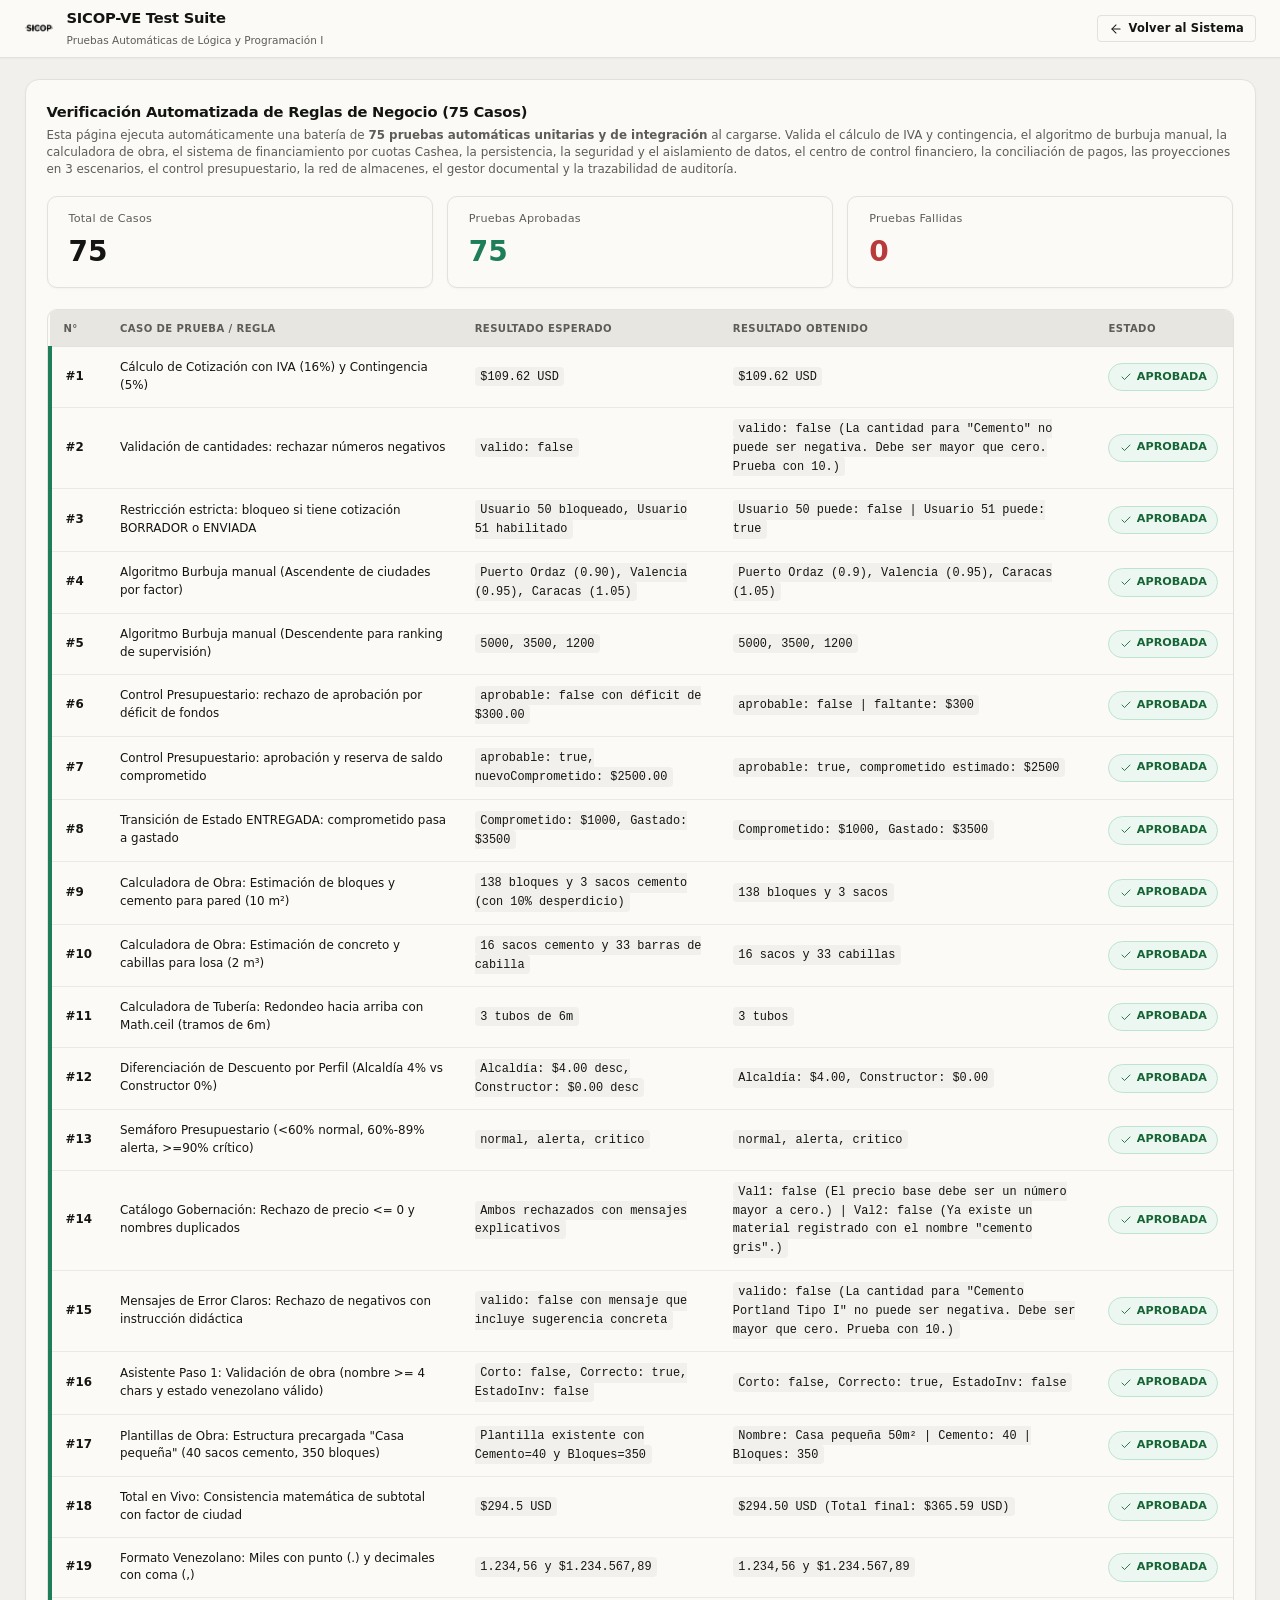
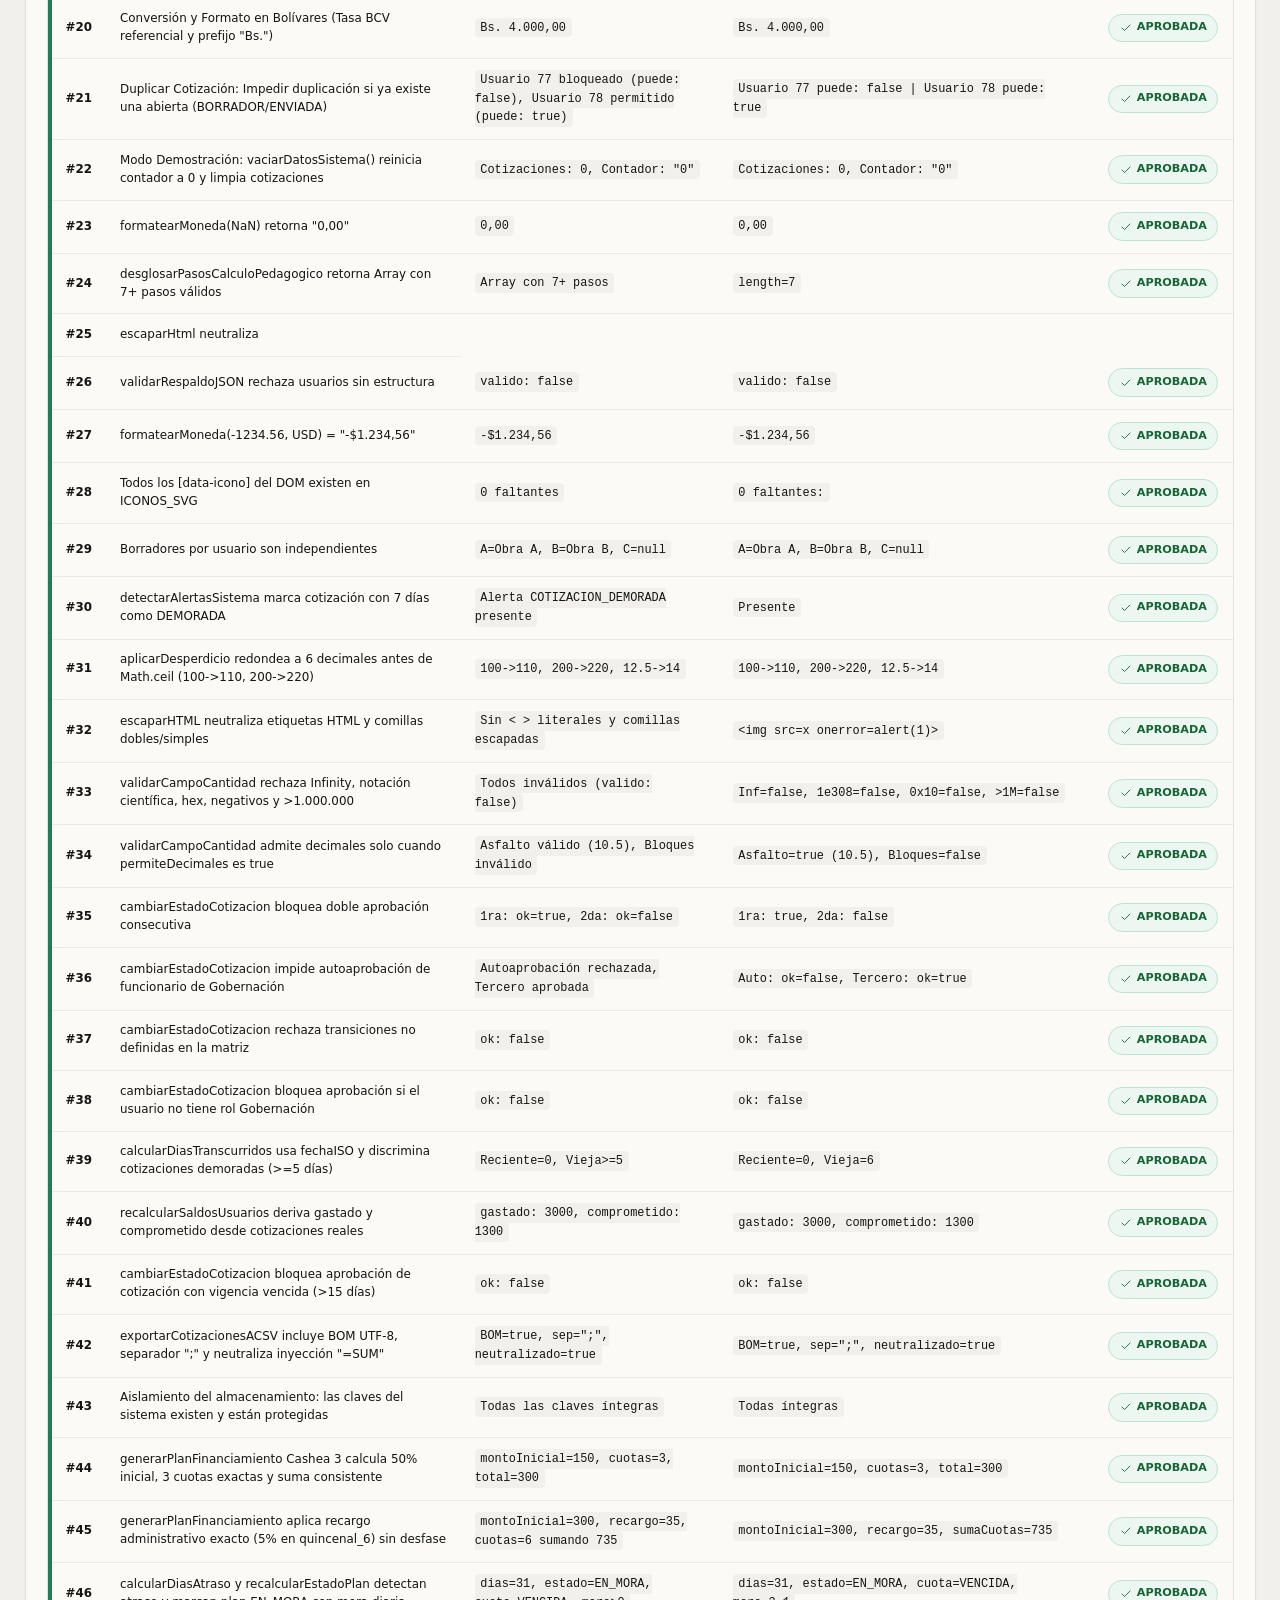
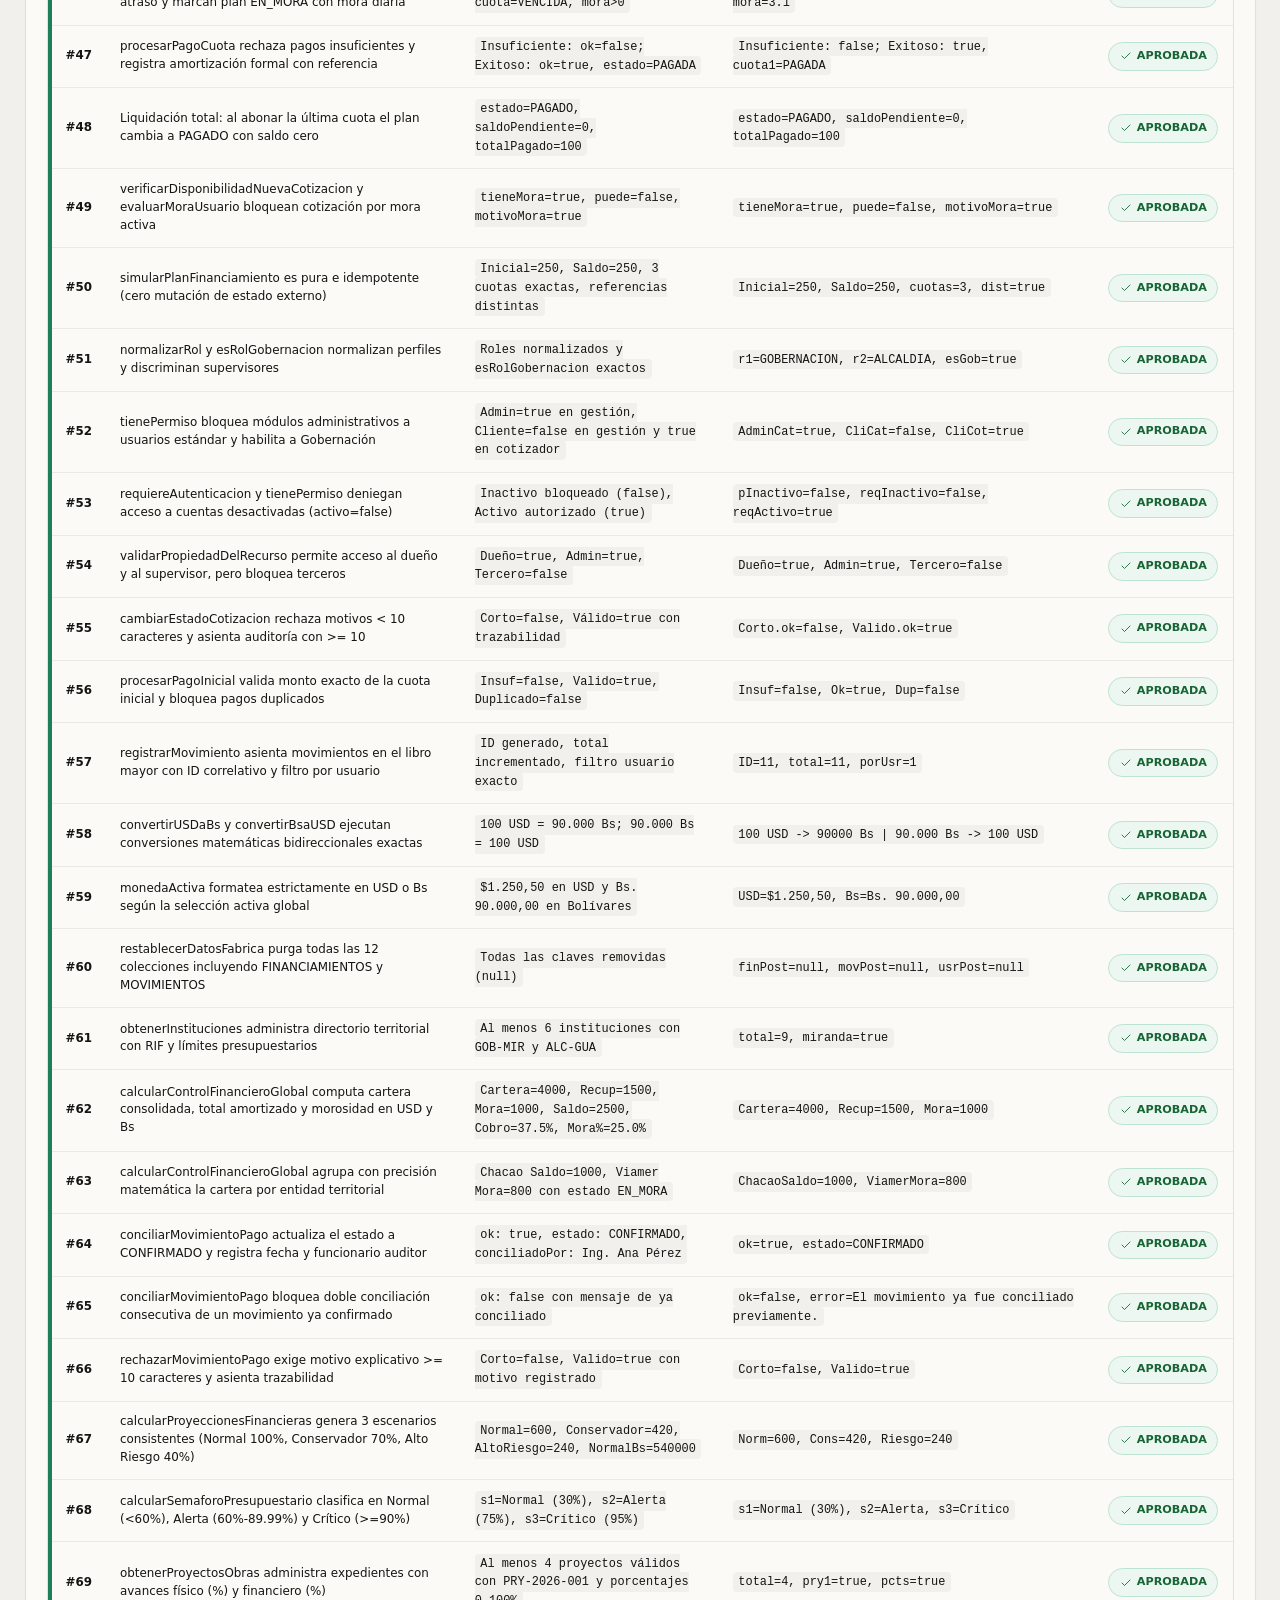
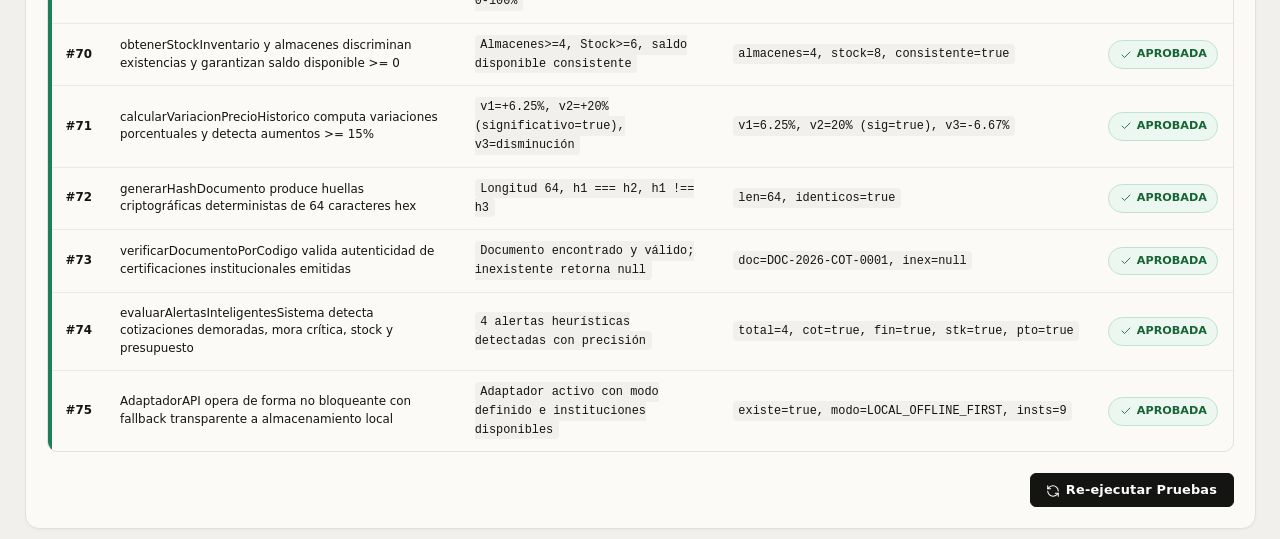
<file: pruebas.html>
<!DOCTYPE html>
<html lang="es">
<head>
    <meta charset="UTF-8">
    <meta name="viewport" content="width=device-width, initial-scale=1.0">
    <title>SICOP-VE — Suite de Pruebas Automáticas</title>
    <link rel="icon" type="image/png" href="img/logo-negro.png">

    <!-- Tipografía de Sistema de Alto Rendimiento (100% Offline / Cero Peticiones Externas) -->

    <link rel="stylesheet" href="estilos.css">
    <style>
        .resumen-pruebas {
            display: flex;
            gap: 1rem;
            margin-bottom: 1.5rem;
            flex-wrap: wrap;
        }
        .tarjeta-stat {
            background-color: var(--color-superficie);
            border: 1px solid var(--color-borde);
            padding: 1rem 1.5rem;
            border-radius: var(--radio-lg);
            box-shadow: var(--sombra-tarjeta);
            flex: 1;
            min-width: 180px;
        }
        .tarjeta-stat__etiqueta {
            font-size: 0.8rem;
            color: var(--color-texto-secundario);
            margin-bottom: 0.25rem;
            font-weight: 500;
            letter-spacing: 0.02em;
        }
        .tarjeta-stat__valor {
            font-size: 2rem;
            font-weight: 700;
        }
        .tarjeta-stat--exito .tarjeta-stat__valor { color: var(--color-exito); }
        .tarjeta-stat--peligro .tarjeta-stat__valor { color: var(--color-peligro); }
        .tarjeta-stat--info .tarjeta-stat__valor { color: var(--color-acento); }
        .badge-resultado {
            padding: 0.35rem 0.75rem;
            border-radius: 20px;
            font-weight: 700;
            font-size: 0.8rem;
            display: inline-block;
        }
        .badge-exito {
            background-color: var(--color-exito-suave);
            color: #166534;
        }
        .badge-peligro {
            background-color: var(--color-peligro-suave);
            color: #991b1b;
        }
        .fila-prueba-aprobada {
            border-left: 4px solid var(--color-exito);
        }
        .fila-prueba-fallida {
            border-left: 4px solid var(--color-peligro);
            background-color: var(--color-peligro-suave);
        }
        code {
            background-color: var(--color-fondo);
            padding: 0.2rem 0.4rem;
            border-radius: 4px;
            font-size: 0.85rem;
        }
    </style>
</head>
<body>

    <!-- BARRA SUPERIOR -->
    <header class="topbar">
        <div class="topbar__izquierda">
            <img src="img/logo-negro.png" alt="Logo SICOP" style="height:28px; width:auto;">
            <div>
                <h1 class="topbar__titulo" style="font-size:1.05rem; margin:0;">SICOP-VE Test Suite</h1>
                <span style="font-size:0.75rem; color:var(--color-texto-secundario);">Pruebas Automáticas de Lógica y Programación I</span>
            </div>
        </div>
        <div class="topbar__derecha">
            <a href="index.html" class="boton boton--secundario boton--sm" style="text-decoration:none; display:inline-flex; align-items:center; gap:0.4rem;">
                <span data-icono="flechaIzquierda" data-tamano="14"></span>
                <span>Volver al Sistema</span>
            </a>
        </div>
    </header>

    <main class="contenido-principal">
        <div class="tarjeta">
            <h2 class="tarjeta__titulo">Verificación Automatizada de Reglas de Negocio (75 Casos)</h2>
            <p class="tarjeta__descripcion">
                Esta página ejecuta automáticamente una batería de <strong>75 pruebas automáticas unitarias y de integración</strong>
                al cargarse. Valida el cálculo de IVA y contingencia, el algoritmo de burbuja manual, la calculadora de obra,
                el sistema de financiamiento por cuotas Cashea, la persistencia, la seguridad y el aislamiento de datos,
                el centro de control financiero, la conciliación de pagos, las proyecciones en 3 escenarios,
                el control presupuestario, la red de almacenes, el gestor documental y la trazabilidad de auditoría.
            </p>

            <div class="resumen-pruebas">
                <div class="tarjeta-stat tarjeta-stat--info">
                    <div class="tarjeta-stat__etiqueta">Total de Casos</div>
                    <div class="tarjeta-stat__valor" id="badgeTotalPruebas">0</div>
                </div>
                <div class="tarjeta-stat tarjeta-stat--exito">
                    <div class="tarjeta-stat__etiqueta">Pruebas Aprobadas</div>
                    <div class="tarjeta-stat__valor" id="badgeAprobadas">0</div>
                </div>
                <div class="tarjeta-stat tarjeta-stat--peligro">
                    <div class="tarjeta-stat__etiqueta">Pruebas Fallidas</div>
                    <div class="tarjeta-stat__valor" id="badgeFallidas">0</div>
                </div>
            </div>

            <div class="tabla-responsive">
                <table class="tabla">
                    <thead>
                        <tr>
                            <th>N°</th>
                            <th>Caso de Prueba / Regla</th>
                            <th>Resultado Esperado</th>
                            <th>Resultado Obtenido</th>
                            <th>Estado</th>
                        </tr>
                    </thead>
                    <tbody id="cuerpoResultadosPruebas">
                        <!-- Generado dinámicamente por js/pruebas.js -->
                    </tbody>
                </table>
            </div>

            <div style="margin-top: 1.5rem; text-align: right;">
                <button class="boton boton--primario" onclick="renderizarResultadosPruebas()" style="display:inline-flex; align-items:center; gap:0.4rem;">
                    <span data-icono="actualizar" data-tamano="14"></span>
                    <span>Re-ejecutar Pruebas</span>
                </button>
            </div>
        </div>
    </main>

    <footer class="pie" style="text-align:center; padding:1.5rem 1rem; color:var(--color-texto-terciario); font-size:0.75rem;">
        <p>SICOP-VE © <span id="anioFooterPruebas">2026</span> — Universidad Nacional de Córdoba (UNC) — Lógica y Programación I</p>
    </footer>

    <!-- Scripts en orden de dependencia sin módulos ES -->
    <script src="js/iconos.js"></script>
    <script src="js/datos.js"></script>
    <script src="js/logica.js"></script>
    <script src="js/adaptador-api.js"></script>
    <script src="js/pruebas.js"></script>
    <script>
        document.addEventListener('DOMContentLoaded', function() {
            var anio = document.getElementById('anioFooterPruebas');
            if (anio) anio.textContent = new Date().getFullYear();
            if (typeof hidratarIconos === 'function') hidratarIconos();
        });
    </script>
</body>
</html>
</file>
<file: estilos.css>
/* ============================================================
   SICOP-VE — Sistema de Diseño SaaS Profesional (estilos.css)
   Inspirado en la sobriedad, consistencia y minimalismo de Linear y Stripe.
   
   ÍNDICE GENERAL:
   1. Variables CSS y Tokens de Diseño (Modo Claro y Oscuro)
   2. Reset, Tipografía y Reglas Base
   3. Estructura de Aplicación (Layout SaaS: Sidebar + Topbar + Main + BottomNav)
   4. Barra Lateral (Sidebar) y Navegación Agrupada
   5. Barra Superior (Topbar) y Menú de Usuario
   6. Botones e Interacciones
   7. Controles de Formulario, Campos y Errores Didácticos
   8. Tarjetas, KPIs y Paneles Métricos
   9. Gráfico de Barras y Semáforos Presupuestarios
   10. Tablas de Datos, Insignias (Badges) y Estados
   11. Asistente de Cotización (Stepper) y Panel Total en Vivo
   12. Modales Accesibles y Sistema de Toasts Flotantes
   13. Pantalla de Acceso (Login Dividido)
   14. Estados Vacíos (Empty States) y Esqueletos (Skeletons)
   15. Documento Imprimible y Reglas de Impresión (@media print)
   16. Adaptación Responsive y Accesibilidad (Prefers-reduced-motion)
   ============================================================ */

/* ============================================================
   1. VARIABLES CSS Y TOKENS DE DISEÑO
   ============================================================ */
:root {
    /* Superficies y Fondos Neutros Cálidos (Inspiración Editorial Minimalista Ksen Panchenko) */
    --color-fondo: #F1F0EC;
    --color-superficie: #FBFAF7;
    --color-superficie-elevada: #FFFFFF;
    --color-superficie-subtil: #E8E6E0;
    --color-sidebar: #141412;
    --color-sidebar-item: #1E1E1C;
    --color-sidebar-borde: rgba(255, 255, 255, 0.08);

    /* Bordes y Líneas Divisoras Finas */
    --color-borde: #E3E1DC;
    --color-borde-subtil: rgba(20, 20, 18, 0.07);
    --color-borde-fuerte: #D1CFC9;

    /* Textos y Jerarquía Tipográfica Tinta Profunda */
    --color-texto: #141412;
    --color-texto-secundario: #5E5C57;
    --color-texto-terciario: #8C8A84;
    --color-texto-sidebar: #9C9A93;
    --color-texto-sidebar-activo: #FFFFFF;

    /* Tinta y Acento Sobrio */
    --color-acento: #141412;
    --color-acento-hover: #2B2A27;
    --color-acento-activo: #000000;
    --color-acento-suave: #EAE8E2;
    --color-acento-borde: #D5D2CA;
    --color-acento-texto: #141412;
    --color-acento-contraste: #FFFFFF;

    /* Colores Semánticos Sobrios y Maduros */
    --color-exito: #1E7E5A;
    --color-exito-suave: #EDF7F2;
    --color-exito-texto: #135A3F;
    --color-exito-borde: #BDE4D2;

    --color-advertencia: #9A6700;
    --color-alerta: var(--color-advertencia);
    --color-advertencia-suave: #FFF9EB;
    --color-advertencia-texto: #6D4800;
    --color-advertencia-borde: #F5DE9C;

    --color-peligro: #B83A3A;
    --color-peligro-suave: #FDF1F1;
    --color-peligro-texto: #872121;
    --color-peligro-borde: #F4C4C4;

    --color-info: #2B6CB0;
    --color-info-suave: #EBF4FC;
    --color-info-texto: #1E4E80;
    --color-info-borde: #BFD8F2;

    /* Sectores de Infraestructura */
    --color-construccion: #D96522;
    --color-energia: #C69214;
    --color-agua: #1D70B8;
    --color-vialidad: #5E5C57;

    /* WhatsApp */
    --color-whatsapp: #1E7E5A;
    --color-whatsapp-hover: #135A3F;

    /* Pila Tipográfica Editorial Nativa */
    --fuente-pila: "Google Sans", Inter, "Segoe UI", system-ui, -apple-system, BlinkMacSystemFont, Roboto, sans-serif;
    --fuente-serif-editorial: Georgia, "Times New Roman", Garamond, serif;

    /* Curvas de Movimiento y Easing */
    --sv-ease-out: cubic-bezier(.22, 1, .36, 1);
    --sv-ease-in-out: cubic-bezier(.65, 0, .35, 1);

    /* Espacios y Escalas Estándar */
    --espacio-xs: 0.35rem;
    --espacio-sm: 0.65rem;
    --espacio-md: 1rem;
    --espacio-lg: 1.5rem;

    /* Radios Geométricos Limpios */
    --radio-sm: 4px;
    --radio-md: 6px;
    --radio-lg: 10px;
    --radio-xl: 14px;
    --radio-pildora: 9999px;
    --radio-tarjeta: var(--radio-xl);
    --radio-suave: var(--radio-md);

    /* Sombras Mínimas y Espacios Delicados */
    --sombra-subtil: 0 1px 2px 0 rgba(20, 20, 18, 0.03);
    --sombra-tarjeta: 0 1px 3px 0 rgba(20, 20, 18, 0.03), 0 1px 2px -1px rgba(20, 20, 18, 0.02);
    --sombra-elevada: 0 6px 16px -2px rgba(20, 20, 18, 0.05);
    --sombra-modal: 0 24px 38px -6px rgba(20, 20, 18, 0.12);

    /* Transición Estándar */
    --transicion-rapida: 180ms var(--sv-ease-out);
    --transicion-media: 320ms var(--sv-ease-out);
    --transicion-normal: var(--transicion-media);
}

/* Modo Oscuro — Fondo Obsidiana Cálido */
[data-tema="oscuro"] {
    --color-fondo: #121211;
    --color-superficie: #1B1B19;
    --color-superficie-elevada: #242421;
    --color-superficie-subtil: #242421;
    --color-sidebar: #0C0C0B;
    --color-sidebar-item: #1B1B19;
    --color-sidebar-borde: #2C2B27;

    --color-borde: #2C2B27;
    --color-borde-subtil: #20201D;
    --color-borde-fuerte: #3D3C37;

    --color-texto: #EBEAE5;
    --color-texto-secundario: #9C9A93;
    --color-texto-terciario: #6E6D67;
    --color-texto-sidebar: #9C9A93;
    --color-texto-sidebar-activo: #FFFFFF;

    --color-acento: #EBEAE5;
    --color-acento-hover: #FFFFFF;
    --color-acento-activo: #D5D4CF;
    --color-acento-suave: rgba(235, 234, 229, 0.08);
    --color-acento-borde: rgba(235, 234, 229, 0.18);
    --color-acento-texto: #EBEAE5;
    --color-acento-contraste: #121211;

    --color-exito-suave: rgba(30, 126, 90, 0.18);
    --color-exito-texto: #4FD19E;
    --color-exito-borde: rgba(30, 126, 90, 0.35);

    --color-advertencia-suave: rgba(154, 103, 0, 0.18);
    --color-advertencia-texto: #F6C562;
    --color-advertencia-borde: rgba(154, 103, 0, 0.35);
    --color-alerta: var(--color-advertencia);

    --color-peligro-suave: rgba(184, 58, 58, 0.18);
    --color-peligro-texto: #F67D7D;
    --color-peligro-borde: rgba(184, 58, 58, 0.35);

    --color-info-suave: rgba(43, 108, 176, 0.18);
    --color-info-texto: #72AEE6;
    --color-info-borde: rgba(43, 108, 176, 0.35);

    --sombra-subtil: 0 1px 2px 0 rgba(0, 0, 0, 0.35);
    --sombra-tarjeta: 0 1px 3px 0 rgba(0, 0, 0, 0.45);
    --sombra-elevada: 0 6px 16px -2px rgba(0, 0, 0, 0.55);
    --sombra-modal: 0 24px 38px -6px rgba(0, 0, 0, 0.7);
}

@media (prefers-color-scheme: dark) {
    :root:not([data-tema="claro"]) {
        --color-fondo: #121211;
        --color-superficie: #1B1B19;
        --color-superficie-elevada: #242421;
        --color-superficie-subtil: #242421;
        --color-sidebar: #0C0C0B;
        --color-sidebar-item: #1B1B19;
        --color-sidebar-borde: #2C2B27;

        --color-borde: #2C2B27;
        --color-borde-subtil: #20201D;
        --color-borde-fuerte: #3D3C37;

        --color-texto: #EBEAE5;
        --color-texto-secundario: #9C9A93;
        --color-texto-terciario: #6E6D67;
        --color-texto-sidebar: #9C9A93;
        --color-texto-sidebar-activo: #FFFFFF;

        --color-acento: #EBEAE5;
        --color-acento-hover: #FFFFFF;
        --color-acento-activo: #D5D4CF;
        --color-acento-suave: rgba(235, 234, 229, 0.08);
        --color-acento-borde: rgba(235, 234, 229, 0.18);
        --color-acento-texto: #EBEAE5;
        --color-acento-contraste: #121211;

        --color-exito-suave: rgba(30, 126, 90, 0.18);
        --color-exito-texto: #4FD19E;
        --color-exito-borde: rgba(30, 126, 90, 0.35);

        --color-advertencia-suave: rgba(154, 103, 0, 0.18);
        --color-advertencia-texto: #F6C562;
        --color-advertencia-borde: rgba(154, 103, 0, 0.35);

        --color-peligro-suave: rgba(184, 58, 58, 0.18);
        --color-peligro-texto: #F67D7D;
        --color-peligro-borde: rgba(184, 58, 58, 0.35);

        --color-info-suave: rgba(43, 108, 176, 0.18);
        --color-info-texto: #72AEE6;
        --color-info-borde: rgba(43, 108, 176, 0.35);
    }
}

/* ============================================================
   2. RESET, TIPOGRAFÍA Y REGLAS BASE
   ============================================================ */
*, *::before, *::after {
    box-sizing: border-box;
    margin: 0;
    padding: 0;
}

html {
    font-size: 14px;
    -webkit-text-size-adjust: 100%;
    scroll-behavior: smooth;
}

body {
    font-family: var(--fuente-pila);
    font-optical-sizing: auto;
    font-variation-settings: "GRAD" 0;
    background-color: var(--color-fondo);
    color: var(--color-texto);
    line-height: 1.5;
    min-height: 100vh;
    display: flex;
    flex-direction: column;
    overflow-x: hidden;
    -webkit-font-smoothing: antialiased;
    -moz-osx-font-smoothing: grayscale;
}

button, input, select, textarea {
    font-family: inherit;
}

/* Clase de Utilidad Directa Google Sans */
.google-sans {
    font-family: "Google Sans", sans-serif;
    font-optical-sizing: auto;
    font-style: normal;
    font-variation-settings: "GRAD" 0;
}

/* Selección de Texto con el Color de Acento */
::selection {
    background-color: var(--color-acento-suave);
    color: var(--color-acento-texto);
}

/* Cifras Numéricas y Tabulares Obligatorias */
.tabular, .tarjeta-kpi__valor, .monto, .tabla td:nth-child(n+4) {
    font-variant-numeric: tabular-nums;
}

/* Clases de Utilidad */
.oculto { display: none !important; }
.texto-secundario { color: var(--color-texto-secundario); }
.texto-terciario { color: var(--color-texto-terciario); }
.texto-derecha { text-align: right; }
.texto-centro { text-align: center; }

/* Iconos SVG Uniformes */
.icono-svg {
    display: inline-block;
    vertical-align: middle;
    flex-shrink: 0;
    stroke: currentColor;
    fill: none;
}

/* ============================================================
   3. ESTRUCTURA DE APLICACIÓN (LAYOUT SAAS)
   ============================================================ */
.app-layout {
    display: flex;
    width: 100%;
    min-height: 100vh;
}

.main-wrapper {
    flex: 1;
    display: flex;
    flex-direction: column;
    min-width: 0;
    background-color: var(--color-fondo);
    transition: margin-left var(--transicion-media);
}

.contenido-principal {
    flex: 1;
    width: 100%;
    max-width: 1280px;
    margin: 0 auto;
    padding: 1.5rem 1.75rem 3rem 1.75rem;
}

/* Transición Suave entre Secciones */
.seccion-modulo {
    display: none;
    opacity: 0;
    transform: translateY(6px);
    transition: opacity var(--transicion-media), transform var(--transicion-media);
}

.seccion-modulo.activa {
    display: block;
    opacity: 1;
    transform: translateY(0);
}

/* ============================================================
   4. BARRA LATERAL (SIDEBAR SAAS)
   ============================================================ */
.sidebar {
    width: 256px;
    background-color: var(--color-sidebar);
    border-right: 1px solid var(--color-sidebar-borde);
    display: flex;
    flex-direction: column;
    flex-shrink: 0;
    min-height: 100vh;
    position: sticky;
    top: 0;
    z-index: 40;
    transition: width var(--transicion-media), transform var(--transicion-media);
}

/* Telón / Overlay para Sidebar en Móviles y Tablets */
.sidebar-overlay {
    display: none;
    position: fixed;
    inset: 0;
    background-color: rgba(15, 23, 42, 0.55);
    backdrop-filter: blur(2px);
    -webkit-backdrop-filter: blur(2px);
    z-index: 45;
}

.sidebar-overlay.activa {
    display: block;
}

/* Cabecera del Sidebar con Logo e Isotipo SVG */
.sidebar__marca {
    padding: 1.25rem 1.25rem 1rem 1.25rem;
    display: flex;
    align-items: center;
    justify-content: space-between;
    border-bottom: 1px solid var(--color-sidebar-borde);
}

.logo-bloque {
    display: flex;
    align-items: center;
    gap: 0.75rem;
    text-decoration: none;
    color: #ffffff;
}

.logo-isotipo {
    width: 32px;
    height: 32px;
    background: linear-gradient(135deg, #4f46e5 0%, #3b82f6 100%);
    border-radius: var(--radio-md);
    display: flex;
    align-items: center;
    justify-content: center;
    color: #ffffff;
    box-shadow: 0 2px 4px rgba(79, 70, 229, 0.3);
    flex-shrink: 0;
}

.logo-texto {
    display: flex;
    flex-direction: column;
    line-height: 1.15;
}

.logo-texto__titulo {
    font-size: 1.05rem;
    font-weight: 700;
    letter-spacing: -0.02em;
    color: #ffffff;
}

.logo-texto__subtitulo {
    font-size: 0.72rem;
    color: var(--color-texto-sidebar);
    font-weight: 500;
}

/* Grupos de Navegación */
.sidebar__menu {
    flex: 1;
    padding: 1rem 0.75rem;
    overflow-y: auto;
    display: flex;
    flex-direction: column;
    gap: 1.25rem;
}

.sidebar-grupo__titulo {
    font-size: 0.7rem;
    font-weight: 600;
    text-transform: uppercase;
    letter-spacing: 0.05em;
    color: #64748b;
    padding: 0 0.65rem 0.4rem 0.65rem;
}

.sidebar-grupo__items {
    display: flex;
    flex-direction: column;
    gap: 0.2rem;
}

/* Botón de Ítem de Navegación */
.nav-item {
    display: flex;
    align-items: center;
    gap: 0.75rem;
    padding: 0.55rem 0.75rem;
    background: transparent;
    border: none;
    border-radius: var(--radio-md);
    color: var(--color-texto-sidebar);
    font-family: inherit;
    font-size: 0.9rem;
    font-weight: 500;
    text-align: left;
    cursor: pointer;
    text-decoration: none;
    position: relative;
    transition: background-color var(--transicion-rapida), color var(--transicion-rapida);
}

.nav-item:hover {
    background-color: var(--color-sidebar-item);
    color: #ffffff;
}

.nav-item.activa {
    background-color: rgba(99, 102, 241, 0.15);
    color: #ffffff;
    font-weight: 600;
}

.nav-item.activa::before {
    content: "";
    position: absolute;
    left: 0;
    top: 6px;
    bottom: 6px;
    width: 3px;
    background-color: var(--color-acento);
    border-radius: 0 2px 2px 0;
}

.nav-item__icono {
    display: flex;
    align-items: center;
    justify-content: center;
    color: inherit;
    opacity: 0.85;
}

.nav-item.activa .nav-item__icono {
    color: #818cf8;
    opacity: 1;
}

.nav-item--discreto {
    font-size: 0.82rem;
    opacity: 0.75;
}
.nav-item--discreto:hover {
    opacity: 1;
}

/* Pie del Sidebar */
.sidebar__footer {
    padding: 0.75rem 1rem;
    border-top: 1px solid var(--color-sidebar-borde);
    font-size: 0.75rem;
    color: #64748b;
    display: flex;
    justify-content: space-between;
    align-items: center;
}

/* ============================================================
   5. BARRA SUPERIOR (TOPBAR SAAS)
   ============================================================ */
.topbar {
    height: 58px;
    background-color: var(--color-superficie);
    border-bottom: 1px solid var(--color-borde);
    display: flex;
    align-items: center;
    justify-content: space-between;
    padding: 0 1.75rem;
    position: sticky;
    top: 0;
    z-index: 30;
    box-shadow: var(--sombra-subtil);
}

.topbar__izquierda {
    display: flex;
    align-items: center;
    gap: 1rem;
}

.topbar__titulo {
    font-size: 1.15rem;
    font-weight: 600;
    color: var(--color-texto);
    letter-spacing: -0.015em;
}

.topbar__derecha {
    display: flex;
    align-items: center;
    gap: 0.85rem;
}

/* Botón Hamburguesa Móvil */
.btn-menu-movil {
    display: none;
    background: transparent;
    border: none;
    color: var(--color-texto);
    cursor: pointer;
    padding: 0.35rem;
    border-radius: var(--radio-sm);
}

/* Selector de Moneda SaaS */
.control-moneda {
    display: flex;
    align-items: center;
    background-color: var(--color-superficie-subtil);
    border: 1px solid var(--color-borde);
    border-radius: var(--radio-md);
    padding: 0.2rem 0.5rem;
    font-size: 0.82rem;
    font-weight: 600;
    color: var(--color-texto);
    cursor: pointer;
    outline: none;
    transition: border-color var(--transicion-rapida);
}

.control-moneda:focus {
    border-color: var(--color-acento);
    box-shadow: 0 0 0 2px var(--color-acento-suave);
}

/* Botón Alternar Tema (Sol / Luna) */
.btn-tema {
    width: 34px;
    height: 34px;
    display: inline-flex;
    align-items: center;
    justify-content: center;
    background-color: var(--color-superficie-subtil);
    border: 1px solid var(--color-borde);
    border-radius: var(--radio-md);
    color: var(--color-texto-secundario);
    cursor: pointer;
    transition: background-color var(--transicion-rapida), color var(--transicion-rapida);
}

.btn-tema:hover {
    background-color: var(--color-borde);
    color: var(--color-texto);
}

/* Cápsula de Usuario Conectado */
.usuario-perfil-capsula {
    display: flex;
    align-items: center;
    gap: 0.65rem;
    padding: 0.25rem 0.5rem 0.25rem 0.25rem;
    border-radius: var(--radio-pildora);
    border: 1px solid var(--color-borde);
    background-color: var(--color-superficie);
}

.avatar-iniciales {
    width: 28px;
    height: 28px;
    border-radius: 50%;
    background-color: var(--color-acento);
    color: var(--color-acento-contraste, #ffffff);
    display: flex;
    align-items: center;
    justify-content: center;
    font-size: 0.78rem;
    font-weight: 700;
    letter-spacing: -0.02em;
}

.usuario-info-texto {
    display: flex;
    flex-direction: column;
    line-height: 1.15;
    text-align: left;
}

.usuario-info-nombre {
    font-size: 0.82rem;
    font-weight: 600;
    color: var(--color-texto);
}

.usuario-info-rol {
    font-size: 0.7rem;
    color: var(--color-texto-secundario);
}

/* ============================================================
   6. BOTONES E INTERACCIONES SAAS
   ============================================================ */
.boton {
    display: inline-flex;
    align-items: center;
    justify-content: center;
    gap: 0.5rem;
    padding: 0.55rem 1.1rem;
    font-family: inherit;
    font-size: 0.92rem;
    font-weight: 600;
    line-height: 1.25;
    letter-spacing: 0.015em;
    border-radius: var(--radio-md);
    border: 1px solid transparent;
    cursor: pointer;
    text-decoration: none;
    white-space: nowrap;
    transition: background-color var(--transicion-rapida), border-color var(--transicion-rapida), color var(--transicion-rapida), box-shadow var(--transicion-rapida), transform var(--transicion-rapida);
    outline: none;
    -webkit-font-smoothing: antialiased;
    -moz-osx-font-smoothing: grayscale;
}

.boton:focus-visible {
    box-shadow: 0 0 0 2px var(--color-superficie), 0 0 0 4px var(--color-acento);
}

.boton--primario {
    background-color: var(--color-acento);
    border-color: var(--color-acento);
    color: var(--color-acento-contraste, #111827) !important;
    font-weight: 700;
}
.boton--primario span,
.boton--primario svg {
    color: inherit !important;
    stroke: currentColor !important;
}
.boton--primario:hover:not(:disabled) {
    background-color: var(--color-acento-hover);
    border-color: var(--color-acento-hover);
    color: var(--color-acento-contraste, #111827) !important;
}
.boton--primario:active:not(:disabled) {
    background-color: var(--color-acento-activo);
    border-color: var(--color-acento-activo);
    color: var(--color-acento-contraste, #111827) !important;
}

.boton--secundario {
    background-color: var(--color-superficie);
    border-color: var(--color-borde);
    color: var(--color-texto);
    font-weight: 600;
}
.boton--secundario:hover:not(:disabled) {
    background-color: var(--color-superficie-subtil);
    border-color: var(--color-borde-fuerte);
    color: var(--color-texto);
}

.boton--exito {
    background-color: var(--color-exito);
    color: #ffffff;
    font-weight: 600;
}
.boton--exito:hover:not(:disabled) {
    background-color: #059669;
    color: #ffffff;
}

.boton--peligro {
    background-color: var(--color-peligro-suave);
    color: var(--color-peligro-texto);
    border-color: var(--color-peligro-borde);
    font-weight: 600;
}
.boton--peligro:hover:not(:disabled) {
    background-color: var(--color-peligro);
    color: #ffffff;
}

.boton--wa {
    background-color: var(--color-whatsapp);
    color: #ffffff;
    font-weight: 600;
}
.boton--wa:hover:not(:disabled) {
    background-color: var(--color-whatsapp-hover);
    color: #ffffff;
}

.boton--sm {
    padding: 0.38rem 0.75rem;
    font-size: 0.82rem;
    font-weight: 600;
    border-radius: var(--radio-sm);
}

.boton:disabled {
    opacity: 0.45;
    cursor: not-allowed;
    pointer-events: none;
}

/* ============================================================
   7. CONTROLES DE FORMULARIO Y CAMPOS
   ============================================================ */
.campo {
    display: flex;
    flex-direction: column;
    gap: 0.35rem;
    margin-bottom: 1rem;
    position: relative;
}

.campo label {
    font-size: 0.82rem;
    font-weight: 500;
    color: var(--color-texto);
}

.control-formulario {
    width: 100%;
    padding: 0.55rem 0.75rem;
    font-family: inherit;
    font-size: 0.88rem;
    color: var(--color-texto);
    background-color: var(--color-superficie);
    border: 1px solid var(--color-borde);
    border-radius: var(--radio-md);
    outline: none;
    transition: border-color var(--transicion-rapida), box-shadow var(--transicion-rapida);
}

.control-formulario:focus {
    border-color: var(--color-acento);
    box-shadow: 0 0 0 2px var(--color-acento-suave);
}

.control-formulario::placeholder {
    color: var(--color-texto-terciario);
}

.fila-campos {
    display: grid;
    grid-template-columns: repeat(auto-fit, minmax(220px, 1fr));
    gap: 1rem;
}

/* Estado de Error Didáctico */
.control-formulario.input-error {
    border-color: var(--color-peligro) !important;
    background-color: var(--color-peligro-suave) !important;
    box-shadow: 0 0 0 2px rgba(239, 68, 68, 0.2) !important;
}

.mensaje-error-campo {
    font-size: 0.78rem;
    font-weight: 500;
    color: var(--color-peligro);
    display: flex;
    align-items: center;
    gap: 0.3rem;
    margin-top: 0.25rem;
    animation: fadeIn 150ms ease-out;
}

/* Tooltips Accesibles */
.tooltip-contenedor {
    position: relative;
    display: inline-flex;
    margin-left: 0.25rem;
}

.btn-tooltip {
    width: 16px;
    height: 16px;
    border-radius: 50%;
    background-color: var(--color-borde);
    color: var(--color-texto-secundario);
    font-size: 0.7rem;
    font-weight: 700;
    display: inline-flex;
    align-items: center;
    justify-content: center;
    border: none;
    cursor: help;
}

.tooltip-texto {
    visibility: hidden;
    position: absolute;
    bottom: 125%;
    left: 50%;
    transform: translateX(-50%);
    width: 220px;
    background-color: #0f172a;
    color: #ffffff;
    font-size: 0.75rem;
    line-height: 1.35;
    padding: 0.5rem 0.65rem;
    border-radius: var(--radio-sm);
    z-index: 100;
    box-shadow: var(--sombra-elevada);
    opacity: 0;
    transition: opacity var(--transicion-rapida), visibility var(--transicion-rapida);
    pointer-events: none;
}

.tooltip-contenedor:hover .tooltip-texto,
.btn-tooltip:focus + .tooltip-texto {
    visibility: visible;
    opacity: 1;
}

/* ============================================================
   8. TARJETAS, KPIS Y PANELES MÉTRICOS
   ============================================================ */
.tarjeta {
    background-color: var(--color-superficie);
    border: 1px solid var(--color-borde);
    border-radius: var(--radio-xl);
    padding: 1.5rem;
    box-shadow: var(--sombra-tarjeta);
    margin-bottom: 1.5rem;
    transition: border-color var(--transicion-rapida), box-shadow var(--transicion-rapida);
}

.tarjeta__titulo {
    font-size: 1.05rem;
    font-weight: 600;
    letter-spacing: -0.015em;
    color: var(--color-texto);
    margin-bottom: 0.25rem;
}

.tarjeta__descripcion {
    font-size: 0.85rem;
    color: var(--color-texto-secundario);
    margin-bottom: 1.25rem;
    line-height: 1.45;
}

/* Grid de Tarjetas KPI */
.grid-kpi,
.grid-kpis {
    display: grid;
    grid-template-columns: repeat(4, 1fr);
    gap: 1.25rem;
    margin-bottom: 1.5rem;
}

.tarjeta-kpi {
    background-color: var(--color-superficie);
    border: 1px solid var(--color-borde);
    border-radius: var(--radio-lg);
    padding: 1.25rem;
    box-shadow: var(--sombra-tarjeta);
    display: flex;
    align-items: flex-start;
    gap: 1rem;
    min-height: 104px;
}

.tarjeta-kpi__icono {
    width: 40px;
    height: 40px;
    border-radius: var(--radio-md);
    background-color: var(--color-acento-suave);
    color: var(--color-acento);
    display: flex;
    align-items: center;
    justify-content: center;
    flex-shrink: 0;
}

.tarjeta-kpi__info {
    display: flex;
    flex-direction: column;
    min-width: 0;
}

.tarjeta-kpi__titulo {
    font-size: 0.75rem;
    font-weight: 600;
    text-transform: uppercase;
    letter-spacing: 0.04em;
    color: var(--color-texto-secundario);
    margin-bottom: 0.2rem;
}

.tarjeta-kpi__valor {
    font-size: 1.65rem;
    font-weight: 700;
    letter-spacing: -0.025em;
    color: var(--color-texto);
    line-height: 1.2;
}

.tarjeta-kpi__subtitulo {
    font-size: 0.72rem;
    color: var(--color-texto-terciario);
    margin-top: 0.25rem;
}

/* Variantes Semánticas de KPI */
.tarjeta-kpi--exito .tarjeta-kpi__icono { background-color: var(--color-exito-suave); color: var(--color-exito); }
.tarjeta-kpi--peligro .tarjeta-kpi__icono { background-color: var(--color-peligro-suave); color: var(--color-peligro); }
.tarjeta-kpi--advertencia .tarjeta-kpi__icono { background-color: var(--color-advertencia-suave); color: var(--color-advertencia); }

/* Grid de 2 Columnas */
.grid-dos-columnas {
    display: grid;
    grid-template-columns: repeat(2, 1fr);
    gap: 1.5rem;
}

/* ============================================================
   9. GRÁFICO DE BARRAS Y SEMÁFOROS PRESUPUESTARIOS
   ============================================================ */
/* Gráfico Horizontal SaaS: [Etiqueta] [Pista Delgada 8px] [Valor Fijo Completo] */
.grafico-barras {
    display: flex;
    flex-direction: column;
    gap: 1rem;
    padding-top: 0.5rem;
}

.barra-fila {
    display: grid;
    grid-template-columns: 110px 1fr 100px;
    align-items: center;
    gap: 1rem;
}

.barra-fila__etiqueta {
    font-size: 0.82rem;
    font-weight: 500;
    color: var(--color-texto);
    white-space: nowrap;
    overflow: hidden;
    text-overflow: ellipsis;
}

.barra-fila__pista {
    height: 8px;
    background-color: var(--color-superficie-subtil);
    border-radius: var(--radio-pildora);
    overflow: hidden;
    position: relative;
}

.barra-fila__relleno {
    height: 100%;
    background-color: var(--color-acento);
    border-radius: var(--radio-pildora);
    transition: width 600ms cubic-bezier(0.16, 1, 0.3, 1);
}

.barra-fila__valor {
    font-size: 0.85rem;
    font-weight: 600;
    color: var(--color-texto);
    text-align: right;
    font-variant-numeric: tabular-nums;
}

/* Semáforo y Barras de Ejecución Presupuestaria */
.bloque-semaforo-usuario {
    margin-bottom: 1.5rem;
    padding-bottom: 1.25rem;
    border-bottom: 1px solid var(--color-borde-subtil);
}
.bloque-semaforo-usuario:last-child {
    border-bottom: none;
    margin-bottom: 0;
    padding-bottom: 0;
}

.semaforo-header {
    display: flex;
    justify-content: space-between;
    align-items: center;
    margin-bottom: 0.5rem;
}

.semaforo-header__nombre {
    font-size: 0.88rem;
    font-weight: 600;
    color: var(--color-texto);
}

.barra-progreso {
    height: 10px;
    background-color: var(--color-superficie-subtil);
    border-radius: var(--radio-pildora);
    overflow: hidden;
    margin-bottom: 0.75rem;
}

.barra-progreso__relleno {
    height: 100%;
    border-radius: var(--radio-pildora);
    transition: width 500ms ease-out;
}

.barra-progreso__relleno--verde { background-color: var(--color-exito); }
.barra-progreso__relleno--ambar, .barra-progreso__relleno--amarillo { background-color: var(--color-advertencia); }
.barra-progreso__relleno--rojo { background-color: var(--color-peligro); }

.semaforo-metricas-grid {
    display: grid;
    grid-template-columns: repeat(4, 1fr);
    gap: 0.5rem;
    font-size: 0.75rem;
    text-align: center;
}

.semaforo-metrica-caja {
    background-color: var(--color-superficie-subtil);
    border-radius: var(--radio-sm);
    padding: 0.4rem;
}

.semaforo-metrica-caja__label {
    color: var(--color-texto-terciario);
    font-weight: 500;
    font-size: 0.68rem;
}

.semaforo-metrica-caja__monto {
    font-weight: 700;
    color: var(--color-texto);
    font-variant-numeric: tabular-nums;
}

/* ============================================================
   10. TABLAS DE DATOS, INSIGNIAS (BADGES) Y ESTADOS
   ============================================================ */
.tabla-responsive {
    width: 100%;
    overflow-x: auto;
    border: 1px solid var(--color-borde);
    border-radius: var(--radio-lg);
    background-color: var(--color-superficie);
}

.tabla {
    width: 100%;
    border-collapse: collapse;
    font-size: 0.85rem;
    text-align: left;
}

.tabla th {
    background-color: var(--color-superficie-subtil);
    color: var(--color-texto-secundario);
    font-size: 0.72rem;
    font-weight: 600;
    text-transform: uppercase;
    letter-spacing: 0.04em;
    padding: 0.75rem 1rem;
    border-bottom: 1px solid var(--color-borde);
    white-space: nowrap;
}

.tabla td {
    padding: 0.85rem 1rem;
    border-bottom: 1px solid var(--color-borde-subtil);
    color: var(--color-texto);
    vertical-align: middle;
}

.tabla tr:last-child td {
    border-bottom: none;
}

.tabla tr:hover td {
    background-color: rgba(248, 250, 252, 0.7);
}

[data-tema="oscuro"] .tabla tr:hover td {
    background-color: rgba(30, 41, 59, 0.4);
}

.fila-mejor td {
    background-color: var(--color-exito-suave) !important;
}

/* Insignias de Estado (Badges en Píldora con Punto Indicador) */
.badge-semaforo, .estado {
    display: inline-flex;
    align-items: center;
    gap: 0.35rem;
    padding: 0.2rem 0.55rem;
    border-radius: var(--radio-pildora);
    font-size: 0.72rem;
    font-weight: 600;
    line-height: 1.2;
    text-transform: uppercase;
    letter-spacing: 0.03em;
}

.badge-semaforo::before, .estado::before {
    content: "";
    width: 6px;
    height: 6px;
    border-radius: 50%;
    display: inline-block;
}

/* Variantes de Estado */
.badge-semaforo--verde, .estado--entregada, .estado--aprobada, .badge-exito {
    background-color: var(--color-exito-suave);
    color: var(--color-exito-texto);
    border: 1px solid var(--color-exito-borde);
}
.badge-semaforo--verde::before, .estado--entregada::before, .estado--aprobada::before, .badge-exito::before {
    background-color: var(--color-exito);
}

.badge-semaforo--ambar, .badge-semaforo--amarillo, .estado--borrador, .estado--enviada, .badge-advertencia {
    background-color: var(--color-advertencia-suave);
    color: var(--color-advertencia-texto);
    border: 1px solid var(--color-advertencia-borde);
}
.badge-semaforo--ambar::before, .badge-semaforo--amarillo::before, .estado--borrador::before, .estado--enviada::before, .badge-advertencia::before {
    background-color: var(--color-advertencia);
}

.badge-semaforo--rojo, .estado--rechazada, .estado--cancelada, .badge-peligro {
    background-color: var(--color-peligro-suave);
    color: var(--color-peligro-texto);
    border: 1px solid var(--color-peligro-borde);
}
.badge-semaforo--rojo::before, .estado--rechazada::before, .estado--cancelada::before, .badge-peligro::before {
    background-color: var(--color-peligro);
}

/* Insignias de Sector */
.badge-sector {
    display: inline-flex;
    padding: 0.15rem 0.45rem;
    border-radius: var(--radio-sm);
    font-size: 0.72rem;
    font-weight: 600;
    background-color: var(--color-superficie-subtil);
    color: var(--color-texto-secundario);
}
.badge-sector--construcción, .badge-sector--construccion { background-color: rgba(249, 115, 22, 0.12); color: #c2410c; }
.badge-sector--energía, .badge-sector--energia { background-color: rgba(234, 179, 8, 0.12); color: #a16207; }
.badge-sector--agua { background-color: rgba(2, 132, 199, 0.12); color: #0369a1; }
.badge-sector--vialidad { background-color: rgba(100, 116, 139, 0.12); color: #475569; }
.badge-sector--acabados { background-color: rgba(147, 51, 234, 0.12); color: #7e22ce; }
.badge-sector--equipos { background-color: rgba(13, 148, 136, 0.12); color: #0f766e; }

/* ============================================================
   11. ASISTENTE DE COTIZACIÓN (STEPPER) Y TOTAL EN VIVO
   ============================================================ */
/* Stepper Minimalista */
.asistente-pasos-nav {
    display: flex;
    align-items: center;
    justify-content: space-between;
    background-color: var(--color-superficie);
    border: 1px solid var(--color-borde);
    border-radius: var(--radio-xl);
    padding: 1.25rem 2rem;
    margin-bottom: 1.5rem;
    box-shadow: var(--sombra-tarjeta);
}

.paso-item {
    display: flex;
    align-items: center;
    gap: 0.65rem;
    cursor: pointer;
    opacity: 0.45;
    transition: opacity var(--transicion-rapida);
}

.paso-item--activo, .paso-item--completado {
    opacity: 1;
}

.paso-circulo {
    width: 28px;
    height: 28px;
    border-radius: 50%;
    background-color: var(--color-superficie-subtil);
    border: 1px solid var(--color-borde);
    color: var(--color-texto-secundario);
    font-size: 0.82rem;
    font-weight: 700;
    display: flex;
    align-items: center;
    justify-content: center;
    transition: all var(--transicion-rapida);
}

.paso-item--activo .paso-circulo {
    background-color: var(--color-acento);
    border-color: var(--color-acento);
    color: var(--color-acento-contraste, #ffffff);
    box-shadow: 0 0 0 3px var(--color-acento-suave);
}

.paso-item--completado .paso-circulo {
    background-color: var(--color-exito);
    border-color: var(--color-exito);
    color: #ffffff;
}

.paso-etiqueta {
    display: flex;
    flex-direction: column;
}

.paso-numero {
    font-size: 0.65rem;
    font-weight: 600;
    color: var(--color-texto-terciario);
    letter-spacing: 0.05em;
}

.paso-nombre {
    font-size: 0.85rem;
    font-weight: 600;
    color: var(--color-texto);
}

.paso-separador {
    flex: 1;
    height: 2px;
    background-color: var(--color-borde);
    margin: 0 1rem;
    border-radius: 2px;
}

.paso-separador--completado {
    background-color: var(--color-exito);
}

/* Layout Dividido Asistente + Total en Vivo */
.cotizador-layout {
    display: grid;
    grid-template-columns: 1fr 320px;
    gap: 1.5rem;
    align-items: start;
}

/* Panel Lateral Fijo Total en Vivo */
.panel-total-vivo {
    position: sticky;
    top: 76px;
    background-color: var(--color-superficie);
    border: 1px solid var(--color-borde);
    border-radius: var(--radio-xl);
    padding: 1.25rem;
    box-shadow: var(--sombra-tarjeta);
}

.panel-total-vivo__header {
    display: flex;
    align-items: center;
    justify-content: space-between;
    padding-bottom: 0.75rem;
    border-bottom: 1px solid var(--color-borde);
    margin-bottom: 0.85rem;
}

.panel-total-vivo__titulo {
    font-size: 0.95rem;
    font-weight: 600;
    color: var(--color-texto);
    display: flex;
    align-items: center;
    gap: 0.4rem;
}

.badge-items-vivo {
    font-size: 0.72rem;
    font-weight: 600;
    background-color: var(--color-acento-suave);
    color: var(--color-acento-texto);
    padding: 0.15rem 0.45rem;
    border-radius: var(--radio-pildora);
}

.vivo-linea {
    display: flex;
    justify-content: space-between;
    font-size: 0.82rem;
    color: var(--color-texto-secundario);
    margin-bottom: 0.5rem;
    font-variant-numeric: tabular-nums;
}

.vivo-total-bloque {
    background-color: var(--color-superficie-subtil);
    border-radius: var(--radio-md);
    padding: 0.85rem;
    margin-top: 0.85rem;
    text-align: right;
}

.vivo-total-etiqueta {
    font-size: 0.7rem;
    font-weight: 600;
    text-transform: uppercase;
    color: var(--color-texto-terciario);
    letter-spacing: 0.04em;
}

.vivo-total-monto {
    font-size: 1.5rem;
    font-weight: 700;
    color: var(--color-acento);
    letter-spacing: -0.02em;
    font-variant-numeric: tabular-nums;
}

.vivo-total-bloque--bs {
    margin-top: 0.5rem;
}
.vivo-total-bloque--bs .vivo-total-monto {
    font-size: 1.15rem;
    color: var(--color-exito-texto);
}

/* Botones de Plantillas de Obra */
.plantillas-grid {
    display: grid;
    grid-template-columns: repeat(auto-fit, minmax(130px, 1fr));
    gap: 0.65rem;
    margin-top: 0.75rem;
}

.btn-plantilla {
    background-color: var(--color-superficie);
    border: 1px solid var(--color-borde);
    border-radius: var(--radio-md);
    padding: 0.65rem 0.5rem;
    display: flex;
    flex-direction: column;
    align-items: center;
    gap: 0.35rem;
    cursor: pointer;
    font-family: inherit;
    color: var(--color-texto);
    transition: all var(--transicion-rapida);
}

.btn-plantilla:hover {
    border-color: var(--color-acento);
    background-color: var(--color-acento-suave);
    color: var(--color-acento-texto);
}

.btn-plantilla__icono {
    color: var(--color-acento);
}

.btn-plantilla__texto {
    font-size: 0.76rem;
    font-weight: 600;
    text-align: center;
}

/* Botones de Navegación del Asistente */
.asistente-navegacion-acciones {
    display: flex;
    justify-content: space-between;
    align-items: center;
    gap: 1rem;
    margin-top: 1.5rem;
    padding-top: 1rem;
    border-top: 1px solid var(--color-borde);
}

.input-cantidad {
    max-width: 120px;
    padding: 0.35rem 0.5rem;
    font-size: 0.85rem;
    text-align: right;
}

/* ============================================================
   12. MODALES ACCESIBLES Y SISTEMA DE TOASTS
   ============================================================ */
.modal-fondo {
    position: fixed;
    inset: 0;
    background-color: rgba(15, 23, 42, 0.45);
    backdrop-filter: blur(4px);
    display: flex;
    align-items: center;
    justify-content: center;
    z-index: 100;
    padding: 1.25rem;
    animation: fadeIn 150ms ease-out;
}

.modal-caja {
    background-color: var(--color-superficie);
    border: 1px solid var(--color-borde);
    border-radius: var(--radio-xl);
    width: 100%;
    max-width: 540px;
    padding: 1.75rem;
    box-shadow: var(--sombra-modal);
    animation: scaleIn 150ms cubic-bezier(0.16, 1, 0.3, 1);
}

/* Toasts Flotantes */
.contenedor-toasts {
    position: fixed;
    bottom: 1.5rem;
    right: 1.5rem;
    z-index: 110;
    display: flex;
    flex-direction: column;
    gap: 0.65rem;
    max-width: 360px;
    pointer-events: none;
}

.toast {
    pointer-events: auto;
    background-color: var(--color-superficie);
    border: 1px solid var(--color-borde);
    border-radius: var(--radio-lg);
    padding: 0.85rem 1.15rem;
    box-shadow: var(--sombra-elevada);
    display: flex;
    align-items: center;
    gap: 0.75rem;
    font-size: 0.85rem;
    color: var(--color-texto);
    animation: slideUp 200ms cubic-bezier(0.16, 1, 0.3, 1);
    transition: opacity var(--transicion-rapida), transform var(--transicion-rapida);
}

.toast--exito { border-left: 4px solid var(--color-exito); }
.toast--error { border-left: 4px solid var(--color-peligro); }
.toast--advertencia { border-left: 4px solid var(--color-advertencia); }
.toast--info { border-left: 4px solid var(--color-info); }

/* ============================================================
   13. PANTALLA DE ACCESO (LOGIN DIVIDIDO)
   ============================================================ */
.pantalla-login {
    display: flex;
    min-height: 100vh;
    width: 100%;
    background-color: var(--color-fondo);
}

.login-panel-marca {
    flex: 1;
    background-color: #121211;
    color: #ffffff;
    display: flex;
    flex-direction: column;
    justify-content: space-between;
    padding: 3.5rem;
    position: relative;
    overflow: hidden;
}

/* Imagen Fotográfica de Obra Nítida y Directa como Fondo */
.login-panel-marca::before {
    content: "";
    position: absolute;
    inset: 0;
    background-image: url('img/fondo-login.jpg?v=7.3');
    background-size: cover;
    background-position: center center;
    background-repeat: no-repeat;
    z-index: 1;
}

/* Difuminado de Gris a Transparente desde los Bordes hacia el Centro (Viñeta Fotográfica) */
.login-panel-marca::after {
    content: "";
    position: absolute;
    inset: 0;
    background: radial-gradient(
        ellipse at center,
        transparent 35%,
        rgba(30, 41, 59, 0.4) 65%,
        rgba(15, 23, 42, 0.82) 88%,
        rgba(10, 15, 26, 0.96) 100%
    );
    box-shadow: inset 0 0 100px 30px rgba(10, 15, 26, 0.75);
    z-index: 2;
    pointer-events: none;
}

/* Elementos de Texto y Marca sobre el Fondo */
.login-panel-marca > * {
    position: relative;
    z-index: 3;
    text-shadow: 0 1px 3px rgba(0, 0, 0, 0.85);
}

.login-beneficios {
    display: flex;
    flex-direction: column;
    gap: 1.5rem;
    max-width: 440px;
    z-index: 3;
}

.login-beneficio-item {
    display: flex;
    align-items: flex-start;
    gap: 0.85rem;
}

.login-beneficio-item__icono {
    color: #ffffff;
    margin-top: 0.15rem;
}

.login-beneficio-item__titulo {
    font-size: 0.95rem;
    font-weight: 600;
    color: #ffffff;
    margin-bottom: 0.2rem;
}

.login-beneficio-item__desc {
    font-size: 0.82rem;
    color: #e2e8f0;
    line-height: 1.4;
}

.login-panel-formulario {
    width: 480px;
    display: flex;
    align-items: center;
    justify-content: center;
    padding: 2.5rem;
    background-color: var(--color-superficie);
}

.login-caja {
    width: 100%;
    max-width: 380px;
}

.login-caja .boton--primario {
    padding: 0.85rem 1.4rem;
    font-size: 1.05rem;
    font-weight: 700 !important;
    letter-spacing: 0.02em;
    border-radius: var(--radio-md);
    box-shadow: 0 4px 14px rgba(0, 0, 0, 0.28);
    background-color: var(--color-acento);
    color: var(--color-acento-contraste, #111827) !important;
    border: 1px solid var(--color-borde);
    display: inline-flex;
    align-items: center;
    justify-content: center;
    gap: 0.6rem;
}

.login-caja .boton--primario span,
.login-caja .boton--primario svg {
    color: inherit !important;
    font-weight: 700 !important;
    stroke: currentColor !important;
}

.login-caja .boton--primario:hover:not(:disabled) {
    box-shadow: 0 6px 18px rgba(0, 0, 0, 0.35);
    transform: translateY(-1px);
    background-color: var(--color-acento-hover);
    color: var(--color-acento-contraste, #000000) !important;
}

/* ============================================================
   14. ESTADOS VACÍOS (EMPTY STATES) Y AVISOS
   ============================================================ */
.estado-vacio {
    display: flex;
    flex-direction: column;
    align-items: center;
    justify-content: center;
    padding: 3rem 1.5rem;
    text-align: center;
}

.estado-vacio__icono {
    width: 48px;
    height: 48px;
    color: var(--color-texto-terciario);
    margin-bottom: 0.75rem;
}

.estado-vacio__titulo {
    font-size: 1rem;
    font-weight: 600;
    color: var(--color-texto);
    margin-bottom: 0.35rem;
}

.estado-vacio__descripcion {
    font-size: 0.82rem;
    color: var(--color-texto-secundario);
    max-width: 320px;
    line-height: 1.4;
}

/* Tarjetas de Alerta / Aviso */
.aviso {
    padding: 0.85rem 1rem;
    border-radius: var(--radio-lg);
    font-size: 0.85rem;
    line-height: 1.45;
    margin-bottom: 1rem;
    border: 1px solid transparent;
}
.aviso--info { background-color: var(--color-info-suave); border-color: var(--color-info-borde); color: var(--color-info-texto); }
.aviso--advertencia { background-color: var(--color-advertencia-suave); border-color: var(--color-advertencia-borde); color: var(--color-advertencia-texto); }
.aviso--error { background-color: var(--color-peligro-suave); border-color: var(--color-peligro-borde); color: var(--color-peligro-texto); }
.aviso--exito { background-color: var(--color-exito-suave); border-color: var(--color-exito-borde); color: var(--color-exito-texto); }

/* ============================================================
   15. DOCUMENTO IMPRIMIBLE Y REGLAS DE IMPRESIÓN (@MEDIA PRINT)
   ============================================================ */
.vista-imprimible {
    position: fixed;
    inset: 0;
    background-color: rgba(15, 23, 42, 0.65);
    z-index: 120;
    overflow-y: auto;
    padding: 2rem 1rem;
    display: flex;
    flex-direction: column;
    align-items: center;
}

.barra-acciones-impresion {
    display: flex;
    gap: 0.75rem;
    margin-bottom: 1.5rem;
}

.hoja-documento {
    width: 100%;
    max-width: 820px;
    background-color: #ffffff;
    color: #0f172a;
    padding: 3rem;
    border-radius: var(--radio-lg);
    box-shadow: var(--sombra-modal);
}

/* Estilos de Documento / Factura Oficial */
.doc-encabezado {
    display: flex;
    justify-content: space-between;
    align-items: flex-start;
    border-bottom: 2px solid #0f172a;
    padding-bottom: 1.25rem;
    margin-bottom: 1.5rem;
}
.logo-impresion {
    height: 38px;
    margin-bottom: 0.5rem;
}
.doc-encabezado h2 {
    font-size: 0.95rem;
    font-weight: 700;
    margin: 0 0 0.2rem 0;
    letter-spacing: 0.04em;
    color: #0f172a;
}
.doc-encabezado h3 {
    font-size: 0.8rem;
    font-weight: 600;
    margin: 0 0 0.25rem 0;
    color: #334155;
}
.doc-numero {
    font-size: 1.4rem;
    font-weight: 800;
    color: var(--color-acento);
    letter-spacing: -0.02em;
    margin-bottom: 0.35rem;
    font-variant-numeric: tabular-nums;
}
.doc-datos-cliente {
    display: grid;
    grid-template-columns: 1fr 1fr;
    gap: 0.75rem 1.5rem;
    background-color: #f8fafc;
    border: 1px solid #e2e8f0;
    border-radius: var(--radio-md);
    padding: 1.25rem;
    margin-bottom: 1.5rem;
    font-size: 0.85rem;
}
.doc-datos-cliente p {
    margin: 0;
    line-height: 1.4;
    color: #334155;
}
.doc-datos-cliente strong {
    color: #0f172a;
}
.doc-totales {
    margin-left: auto;
    width: 100%;
    max-width: 380px;
    display: flex;
    flex-direction: column;
    gap: 0.4rem;
    padding-top: 1rem;
    font-size: 0.85rem;
}
.doc-linea-total {
    display: flex;
    justify-content: space-between;
    align-items: center;
    padding: 0.25rem 0;
    font-variant-numeric: tabular-nums;
}
.doc-firmas {
    display: grid;
    grid-template-columns: 1fr 1fr;
    gap: 3rem;
    margin-top: 3.5rem;
    padding-top: 1rem;
    text-align: center;
    font-size: 0.82rem;
}
.doc-firma-linea {
    border-top: 1px solid #0f172a;
    width: 80%;
    margin: 0 auto 0.75rem auto;
}

@media print {
    @page {
        size: A4 portrait;
        margin: 1.5cm;
    }
    body {
        background-color: #ffffff !important;
        color: #000000 !important;
    }
    .no-imprimir, .sidebar, .topbar, .barra-acciones-impresion, .contenedor-toasts, .bottom-nav {
        display: none !important;
    }
    .vista-imprimible {
        position: static !important;
        padding: 0 !important;
        background: transparent !important;
    }
    .hoja-documento {
        box-shadow: none !important;
        padding: 0 !important;
        max-width: 100% !important;
    }
}

/* ============ 17-bis. COMPLEMENTOS: CLASES USADAS POR interfaz.js ============ */
.formulario__acciones { display: flex; gap: 0.5rem; align-items: center; flex-wrap: wrap; }
.formulario-calculadora { padding-top: 0.5rem; }
.grupo-campos-obra { margin: 1rem 0; }
.resultado-calculadora, .paso-pantalla { animation: fadeIn 200ms ease-out; }
.cotizador-columna-asistente, .cotizador-columna-vivo { min-width: 0; }
.plantillas-bloque { background: var(--color-superficie-subtil); border: 1px solid var(--color-borde-subtil); border-radius: var(--radio-lg); padding: 1rem; margin-bottom: 1rem; }
.plantillas-titulo { display: flex; justify-content: space-between; align-items: center; flex-wrap: wrap; gap: 0.5rem; margin-bottom: 0.5rem; }
.resumen-obra-caja { background: var(--color-superficie-subtil); border: 1px solid var(--color-borde-subtil); border-radius: var(--radio-md); padding: 1rem; margin-bottom: 1rem; }
.tarjeta-resumen-envio { max-width: 560px; margin: 0 auto; }
.desglose { display: flex; flex-direction: column; gap: 0.5rem; background: var(--color-superficie-subtil); border-radius: var(--radio-md); padding: 1rem; }
.desglose__linea { display: flex; justify-content: space-between; font-size: 0.86rem; padding: 0.25rem 0; font-variant-numeric: tabular-nums; }
.desglose__linea--subtotal { border-top: 1px solid var(--color-borde); padding-top: 0.5rem; margin-top: 0.25rem; font-weight: 600; }
.desglose__linea--total { border-top: 1px dashed var(--color-borde-fuerte); padding-top: 0.65rem; margin-top: 0.5rem; font-weight: 700; font-size: 1rem; color: var(--color-acento); }
.contenedor-pasos-pedagogicos { display: flex; flex-direction: column; gap: 0.85rem; }
.tarjeta-paso-pedagogico { background: var(--color-superficie-subtil); border: 1px solid var(--color-borde); border-radius: var(--radio-lg); padding: 1rem; }
.tarjeta-paso-pedagogico__encabezado { display: flex; align-items: center; gap: 0.65rem; margin-bottom: 0.5rem; }
.tarjeta-paso-pedagogico__numero { width: 26px; height: 26px; border-radius: 50%; background: var(--color-acento); color: var(--color-acento-contraste, #fff); display: flex; align-items: center; justify-content: center; font-weight: 700; font-size: 0.82rem; flex-shrink: 0; }
.tarjeta-paso-pedagogico__titulo { font-weight: 600; color: var(--color-texto); }
.tarjeta-paso-pedagogico__formula { font-family: ui-monospace, "SF Mono", Menlo, Consolas, monospace; font-size: 0.8rem; background: var(--color-superficie); border: 1px solid var(--color-borde); padding: 0.4rem 0.55rem; border-radius: var(--radio-sm); margin-bottom: 0.4rem; color: var(--color-acento-texto); word-break: break-word; }
.tarjeta-paso-pedagogico__valores, .tarjeta-paso-pedagogico__explicacion { font-size: 0.82rem; color: var(--color-texto-secundario); line-height: 1.45; }
.tarjeta-paso-pedagogico__explicacion { color: var(--color-texto); }
.bloque-semaforo-individual { display: flex; flex-direction: column; }
.lista-semaforos-gobernacion { display: flex; flex-direction: column; gap: 1rem; }
.selector-moneda-wrap { display: inline-flex; }
.logo-sistema-img { object-fit: contain; }
.icono-placeholder { display: inline-block; width: 1em; height: 1em; background: var(--color-borde); border-radius: 3px; vertical-align: middle; }
.toast__icono { display: inline-flex; color: var(--color-texto-secundario); flex-shrink: 0; }
.toast__mensaje { flex: 1; }

/* ============================================================
   16. ADAPTACIÓN RESPONSIVE Y ACCESIBILIDAD
   ============================================================ */
.bottom-nav {
    display: none;
    position: fixed;
    bottom: 0;
    left: 0;
    right: 0;
    height: 56px;
    background-color: var(--color-superficie);
    border-top: 1px solid var(--color-borde);
    z-index: 40;
    justify-content: space-around;
    align-items: center;
    box-shadow: 0 -2px 10px rgba(0, 0, 0, 0.08);
}

.bottom-nav__item {
    display: flex;
    flex-direction: column;
    align-items: center;
    gap: 0.2rem;
    background: transparent;
    border: none;
    color: var(--color-texto-secundario);
    font-size: 0.68rem;
    font-weight: 600;
    cursor: pointer;
    padding: 0.4rem 0.5rem;
    text-decoration: none;
    transition: color var(--transicion-rapida);
}

.bottom-nav__item.activa {
    color: var(--color-acento);
}

/* Pantallas Medianas (Laptops Pequeñas y Tablets < 1024px) */
@media (max-width: 1024px) {
    .grid-kpi,
    .grid-kpis {
        grid-template-columns: repeat(2, 1fr);
        gap: 1rem;
    }

    .grid-dos-columnas {
        grid-template-columns: 1fr;
        gap: 1.25rem;
    }

    #usuarioSemaforoHeader {
        display: none !important;
    }

    .sv-reloj-caracas {
        display: none !important;
    }

    .cotizador-layout {
        grid-template-columns: 1fr;
    }

    .panel-total-vivo {
        position: static;
    }
}

/* Tablets en Vertical y Pantallas Medias (< 900px) */
@media (max-width: 900px) {
    .sidebar {
        position: fixed;
        left: -260px;
        top: 0;
        bottom: 0;
        height: 100vh;
        z-index: 50;
        box-shadow: var(--sombra-modal);
    }

    .sidebar.abierta {
        transform: translateX(260px);
    }

    .btn-menu-movil {
        display: inline-flex;
    }
}

/* Pantallas Pequeñas (Móviles < 768px) */
@media (max-width: 768px) {
    /* Barra Superior Compacta */
    .topbar {
        padding: 0 0.85rem;
        height: 54px;
    }

    .topbar__izquierda {
        gap: 0.5rem;
    }

    .topbar__derecha {
        gap: 0.45rem;
    }

    .topbar__titulo {
        font-size: 1.05rem;
        max-width: 125px;
        white-space: nowrap;
        overflow: hidden;
        text-overflow: ellipsis;
    }

    #usuarioSemaforoHeader {
        display: none !important;
    }

    .sv-reloj-caracas {
        display: none !important;
    }

    .usuario-info-texto {
        display: none !important;
    }

    .usuario-perfil-capsula {
        padding: 0.2rem 0.35rem 0.2rem 0.2rem;
        gap: 0.35rem;
    }

    .control-moneda {
        padding: 0.18rem 0.4rem;
        font-size: 0.75rem;
    }

    .btn-tema {
        width: 32px;
        height: 32px;
    }

    /* Contenedor Principal con Espacio para Barra Inferior Fija */
    .contenido-principal {
        padding: 0.85rem 0.85rem 5.5rem 0.85rem;
    }

    .pie {
        padding-bottom: 5.5rem !important;
    }

    .bottom-nav {
        display: flex;
    }

    /* Grid de KPIs Móvil: 2x2 Limpio y Compacto */
    .grid-kpi,
    .grid-kpis {
        grid-template-columns: repeat(2, 1fr);
        gap: 0.65rem;
        margin-bottom: 1rem;
    }

    .tarjeta-kpi {
        padding: 0.75rem;
        gap: 0.65rem;
        min-height: auto;
    }

    .tarjeta-kpi__icono {
        width: 32px;
        height: 32px;
        border-radius: var(--radio-sm);
    }

    .tarjeta-kpi__icono svg {
        width: 16px;
        height: 16px;
    }

    .tarjeta-kpi__titulo {
        font-size: 0.68rem;
        margin-bottom: 0.15rem;
    }

    .tarjeta-kpi__valor {
        font-size: 1.15rem;
    }

    .tarjeta-kpi__subtitulo {
        display: none !important;
    }

    /* Gráficos y Métricas Presupuestarias */
    .semaforo-metricas-grid {
        grid-template-columns: repeat(2, 1fr);
        gap: 0.5rem;
    }

    .barra-fila {
        grid-template-columns: 85px 1fr 75px;
        gap: 0.5rem;
    }

    /* Formularios y Login */
    .login-panel-marca {
        display: none;
    }

    .login-panel-formulario {
        width: 100%;
        padding: 1.25rem;
    }

    .asistente-pasos-nav {
        padding: 0.85rem 0.5rem;
    }

    .paso-etiqueta {
        display: none;
    }

    .plantillas-grid {
        grid-template-columns: repeat(2, 1fr);
    }

    .fila-campos {
        grid-template-columns: 1fr;
    }

    .tabla th,
    .tabla td {
        padding: 0.65rem 0.75rem;
        font-size: 0.8rem;
    }

    .input-cantidad {
        max-width: 100px;
        padding: 0.3rem 0.4rem;
        font-size: 0.82rem;
    }

    .doc-datos-cliente,
    .doc-firmas {
        grid-template-columns: 1fr;
        gap: 1.5rem;
    }
}

/* Pantallas Extra Pequeñas (Móviles Estrechos < 420px) */
@media (max-width: 420px) {
    .topbar {
        padding: 0 0.5rem;
    }

    .topbar__titulo {
        font-size: 0.95rem;
        max-width: 100px;
    }

    .grid-kpi,
    .grid-kpis {
        gap: 0.5rem;
    }

    .tarjeta-kpi {
        padding: 0.65rem;
        gap: 0.5rem;
    }

    .tarjeta-kpi__icono {
        width: 28px;
        height: 28px;
    }

    .tarjeta-kpi__icono svg {
        width: 14px;
        height: 14px;
    }

    .tarjeta-kpi__valor {
        font-size: 1.05rem;
    }

    .tarjeta {
        padding: 1rem 0.75rem;
    }

    .barra-fila {
        grid-template-columns: 75px 1fr 65px;
        font-size: 0.75rem;
    }

    .control-moneda {
        font-size: 0.72rem;
        padding: 0.15rem 0.3rem;
    }
}

/* Animaciones */
@keyframes fadeIn {
    from { opacity: 0; }
    to { opacity: 1; }
}

@keyframes scaleIn {
    from { opacity: 0; transform: scale(0.97); }
    to { opacity: 1; transform: scale(1); }
}

@keyframes slideUp {
    from { opacity: 0; transform: translateY(12px); }
    to { opacity: 1; transform: translateY(0); }
}

/* Respeto estricto de accesibilidad para movimiento reducido */
@media (prefers-reduced-motion: reduce) {
    *, *::before, *::after {
        animation-duration: 0.01ms !important;
        animation-iteration-count: 1 !important;
        transition-duration: 0.01ms !important;
        scroll-behavior: auto !important;
    }
}

/* ============================================================
   17. SISTEMA EDITORIAL KSEN PANCHENKO & UTILIDADES (.sv-*)
   ============================================================ */

/* Enlace Accesible de Salto de Contenido */
.sv-skip-link {
    position: absolute;
    top: -60px;
    left: 1rem;
    z-index: 99999;
    background: var(--color-texto);
    color: var(--color-fondo);
    padding: 0.6rem 1.2rem;
    font-size: 0.85rem;
    font-weight: 600;
    border-radius: var(--radio-sm);
    text-decoration: none;
    box-shadow: var(--sombra-elevada);
    transition: top var(--transicion-rapida);
}
.sv-skip-link:focus {
    top: 1rem;
    outline: 2px solid var(--color-texto);
    outline-offset: 2px;
}

/* Tipografía Editorial Fluida y Acentos */
.sv-titulo-display {
    font-size: clamp(2rem, 4.5vw, 3.5rem);
    font-weight: 700;
    line-height: 1.15;
    letter-spacing: -0.03em;
    color: var(--color-texto);
}

.sv-titulo-seccion {
    font-size: clamp(1.2rem, 2.5vw, 1.85rem);
    font-weight: 700;
    letter-spacing: -0.02em;
    line-height: 1.25;
}

em.sv-acento {
    font-family: var(--fuente-serif-editorial);
    font-style: italic;
    font-weight: 400;
    letter-spacing: -0.01em;
}

.sv-num-seccion {
    display: inline-block;
    font-family: var(--fuente-pila);
    font-size: 0.78em;
    font-weight: 700;
    color: var(--color-texto-terciario);
    letter-spacing: 0.08em;
    margin-right: 0.35rem;
}

/* Split Texto Editorial Staggered */
.sv-js .sv-split-texto .sv-palabra {
    display: inline-block;
    overflow: hidden;
    vertical-align: top;
}
.sv-js .sv-split-texto .sv-palabra__interior {
    display: inline-block;
    transform: translateY(105%);
    opacity: 0;
    transition: transform 600ms var(--sv-ease-out), opacity 600ms ease;
}
.sv-js .sv-revelado .sv-split-texto .sv-palabra__interior,
.sv-js .sv-split-texto.sv-revelado .sv-palabra__interior {
    transform: translateY(0);
    opacity: 1;
}

/* Scroll Reveal Suave */
.sv-js [data-sv-reveal] {
    opacity: 0;
    transform: translateY(22px);
    transition: opacity 650ms var(--sv-ease-out), transform 650ms var(--sv-ease-out);
}
.sv-js [data-sv-reveal].sv-revelado {
    opacity: 1;
    transform: translateY(0);
}
[data-movimiento="reducido"] [data-sv-reveal] {
    opacity: 1 !important;
    transform: none !important;
    transition: none !important;
}

/* Barras Animadas de Progreso */
.sv-barra-animada {
    transform-origin: left center;
    animation: svCrecerBarra 750ms var(--sv-ease-out) forwards;
}
@keyframes svCrecerBarra {
    from { transform: scaleX(0); }
    to { transform: scaleX(1); }
}

/* Transición entre Módulos */
.sv-modulo-activo {
    animation: svEntradaModulo 350ms var(--sv-ease-out);
}
@keyframes svEntradaModulo {
    from { opacity: 0; transform: translateY(10px); }
    to { opacity: 1; transform: translateY(0); }
}

/* Bandeja Desplegable de Notificaciones */
.dropdown-notificaciones {
    position: absolute;
    top: calc(100% + 0.5rem);
    right: 0;
    width: 320px;
    max-width: 90vw;
    background: var(--color-superficie);
    border: 1px solid var(--color-borde);
    border-radius: var(--radio-lg);
    box-shadow: var(--sombra-modal);
    z-index: 1000;
    overflow: hidden;
    animation: scaleIn var(--transicion-rapida);
}
.dropdown-notificaciones__cabecera {
    display: flex;
    justify-content: space-between;
    align-items: center;
    padding: 0.85rem 1rem;
    border-bottom: 1px solid var(--color-borde);
    background: var(--color-superficie-subtil);
}
.dropdown-notificaciones__titulo {
    font-size: 0.82rem;
    font-weight: 700;
    text-transform: uppercase;
    letter-spacing: 0.05em;
    color: var(--color-texto);
}
.dropdown-notificaciones__lista {
    max-height: 360px;
    overflow-y: auto;
}
.dropdown-notificaciones__vacio {
    padding: 2rem 1rem;
    text-align: center;
    color: var(--color-texto-terciario);
    font-size: 0.8rem;
    display: flex;
    flex-direction: column;
    align-items: center;
}
.dropdown-notif-item {
    display: flex;
    gap: 0.75rem;
    padding: 0.75rem 1rem;
    border-bottom: 1px solid var(--color-borde-subtil);
    transition: background var(--transicion-rapida);
    font-size: 0.82rem;
}
.dropdown-notif-item:hover {
    background: var(--color-superficie-subtil);
}
.dropdown-notif-item--nueva {
    background: rgba(20, 20, 18, 0.02);
    border-left: 3px solid var(--color-texto);
}
[data-tema="oscuro"] .dropdown-notif-item--nueva {
    background: rgba(235, 234, 229, 0.04);
    border-left: 3px solid var(--color-texto);
}
.dropdown-notif-item__icono {
    flex-shrink: 0;
    width: 24px;
    height: 24px;
    border-radius: var(--radio-pildora);
    display: flex;
    align-items: center;
    justify-content: center;
    margin-top: 0.1rem;
}
.dropdown-notif-item__icono--exito { background: var(--color-exito-suave); color: var(--color-exito); }
.dropdown-notif-item__icono--peligro { background: var(--color-peligro-suave); color: var(--color-peligro); }
.dropdown-notif-item__icono--advertencia { background: var(--color-advertencia-suave); color: var(--color-advertencia); }
.dropdown-notif-item__icono--info { background: var(--color-info-suave); color: var(--color-info); }
.dropdown-notif-item__cuerpo {
    flex: 1;
}
.dropdown-notif-item__texto {
    color: var(--color-texto);
    line-height: 1.35;
    margin-bottom: 0.25rem;
}
.dropdown-notif-item__fecha {
    font-size: 0.7rem;
    color: var(--color-texto-terciario);
}
.badge-notif-contador {
    position: absolute;
    top: -2px;
    right: -2px;
    background: var(--color-peligro);
    color: #ffffff;
    font-size: 0.65rem;
    font-weight: 700;
    line-height: 1;
    padding: 0.2rem 0.35rem;
    border-radius: var(--radio-pildora);
    min-width: 15px;
    text-align: center;
    border: 2px solid var(--color-superficie);
}

/* Pantalla de Carga y Cortina Editorial */
.sv-preloader {
    position: fixed;
    inset: 0;
    z-index: 999999;
    background: #141412;
    color: #F1F0EC;
    display: flex;
    flex-direction: column;
    justify-content: space-between;
    padding: 3rem;
    transition: transform 650ms var(--sv-ease-out);
}
.sv-preloader--terminado {
    transform: translateY(-100%);
    pointer-events: none;
}
.sv-preloader__centro {
    display: flex;
    flex-direction: column;
    align-items: center;
    justify-content: center;
    flex: 1;
}
.sv-preloader__logo {
    font-size: 1.5rem;
    font-weight: 700;
    letter-spacing: 0.1em;
    margin-bottom: 1.5rem;
    display: flex;
    align-items: center;
    gap: 0.75rem;
}
.sv-preloader__contador {
    font-size: clamp(3.5rem, 10vw, 7rem);
    font-weight: 700;
    font-variant-numeric: tabular-nums;
    letter-spacing: -0.04em;
    line-height: 1;
}
.sv-preloader__barra-fondo {
    width: 180px;
    height: 2px;
    background: rgba(241, 240, 236, 0.2);
    margin-top: 1.5rem;
    overflow: hidden;
}
.sv-preloader__barra-progreso {
    width: 0%;
    height: 100%;
    background: #F1F0EC;
    transition: width 50ms linear;
}
.sv-preloader__pie {
    display: flex;
    justify-content: space-between;
    font-size: 0.75rem;
    color: rgba(241, 240, 236, 0.6);
    letter-spacing: 0.05em;
    text-transform: uppercase;
}

/* Cursor Editorial Desktop */
.sv-cursor-punto,
.sv-cursor-aro {
    position: fixed;
    top: 0;
    left: 0;
    pointer-events: none;
    z-index: 999998;
    border-radius: 50%;
    opacity: 0;
    transition: opacity 200ms ease, width 200ms ease, height 200ms ease, border-color 200ms ease;
    will-change: transform;
}
.sv-cursor--visible {
    opacity: 1;
}
.sv-cursor--oculto {
    opacity: 0 !important;
}
.sv-cursor-punto {
    width: 6px;
    height: 6px;
    background: var(--color-texto);
    margin-top: -3px;
    margin-left: -3px;
}
.sv-cursor-aro {
    width: 32px;
    height: 32px;
    border: 1px solid var(--color-texto);
    margin-top: -16px;
    margin-left: -16px;
    opacity: 0.35;
}
.sv-cursor-aro--hover {
    width: 48px;
    height: 48px;
    margin-top: -24px;
    margin-left: -24px;
    opacity: 0.65;
    border-color: var(--color-texto);
}

/* Reloj Oficial Caracas en Topbar */
.sv-reloj-caracas {
    display: inline-flex;
    align-items: center;
    gap: 0.4rem;
    font-size: 0.75rem;
    font-variant-numeric: tabular-nums;
    color: var(--color-texto-secundario);
    padding: 0.25rem 0.65rem;
    background: var(--color-superficie);
    border: 1px solid var(--color-borde);
    border-radius: var(--radio-pildora);
}
.sv-reloj-dot {
    width: 6px;
    height: 6px;
    border-radius: 50%;
    background: var(--color-exito);
    animation: svPulsoVerde 2s infinite;
}
@keyframes svPulsoVerde {
    0% { transform: scale(0.95); opacity: 0.7; }
    50% { transform: scale(1.3); opacity: 1; }
    100% { transform: scale(0.95); opacity: 0.7; }
}

/* Clases de Utilidad (.sv-*) para Estandarización y Eliminar Estilos en Línea */
.sv-m-0 { margin: 0 !important; }
.sv-mb-0 { margin-bottom: 0 !important; }
.sv-mb-xs { margin-bottom: 0.25rem !important; }
.sv-mb-sm { margin-bottom: 0.5rem !important; }
.sv-mb-md { margin-bottom: 1rem !important; }
.sv-mb-lg { margin-bottom: 1.5rem !important; }
.sv-mt-xs { margin-top: 0.25rem !important; }
.sv-mt-sm { margin-top: 0.5rem !important; }
.sv-mt-md { margin-top: 1rem !important; }
.sv-mt-lg { margin-top: 1.5rem !important; }
.sv-mt-xl { margin-top: 2rem !important; }
.sv-my-md { margin-top: 1.25rem !important; margin-bottom: 1.25rem !important; }

.sv-p-0 { padding: 0 !important; }
.sv-p-xs { padding: 0.25rem 0.5rem !important; }
.sv-p-sm { padding: 0.5rem !important; }
.sv-p-md { padding: 1rem !important; }
.sv-p-lg { padding: 1.25rem !important; }

.sv-flex { display: flex !important; }
.sv-flex-col { display: flex !important; flex-direction: column !important; }
.sv-flex-between { display: flex !important; justify-content: space-between !important; align-items: center !important; }
.sv-flex-center { display: flex !important; justify-content: center !important; align-items: center !important; }
.sv-flex-end { display: flex !important; justify-content: flex-end !important; align-items: center !important; }
.sv-flex-wrap { flex-wrap: wrap !important; }
.sv-items-center { align-items: center !important; }

.sv-gap-xs { gap: 0.35rem !important; }
.sv-gap-sm { gap: 0.5rem !important; }
.sv-gap-md { gap: 0.75rem !important; }
.sv-gap-lg { gap: 1rem !important; }

.sv-w-full { width: 100% !important; }
.sv-max-w-modal { max-width: 520px !important; }
.sv-max-w-modal-lg { max-width: 680px !important; }
.sv-max-h-modal { max-height: 90vh !important; overflow-y: auto !important; }
.sv-scroll-y-400 { max-height: 400px !important; overflow-y: auto !important; }

.sv-text-right { text-align: right !important; }
.sv-text-center { text-align: center !important; }
.sv-font-bold { font-weight: 700 !important; }
.sv-mt-xs { margin-top: 0.35rem !important; }
.sv-mt-sm { margin-top: 1rem !important; }
.sv-mt-md { margin-top: 1.5rem !important; }
.sv-mt-lg { margin-top: 2rem !important; }
.sv-mb-0 { margin-bottom: 0 !important; }
.sv-mb-sm { margin-bottom: 1rem !important; }
.sv-mb-md { margin-bottom: 1.5rem !important; }
.sv-my-fields { margin: 1.25rem 0 !important; }
.sv-my-title-sm { margin: 1rem 0 0.5rem 0 !important; }
.sv-my-title-md { margin: 1.5rem 0 0.5rem 0 !important; }
.sv-p-md { padding: 1.25rem !important; }
.sv-gap-xs { gap: 0.35rem !important; }
.sv-gap-sm { gap: 0.5rem !important; }
.sv-gap-md { gap: 0.75rem !important; }
.sv-gap-lg { gap: 1rem !important; }
.sv-flex-between { display: flex !important; justify-content: space-between !important; align-items: center !important; flex-wrap: wrap !important; }
.sv-flex-center { display: flex !important; justify-content: center !important; align-items: center !important; }
.sv-flex-col { display: flex !important; flex-direction: column !important; }
.sv-flex-end { display: flex !important; justify-content: flex-end !important; }
.sv-max-h-400 { max-height: 400px !important; overflow-y: auto !important; }
.sv-modal-calculo { max-width: 680px !important; max-height: 90vh !important; overflow-y: auto !important; }
.sv-max-w-modal-md { max-width: 520px !important; }
.sv-text-bold { font-weight: 700 !important; }
.sv-text-center { text-align: center !important; }

.sv-font-sm { font-size: 0.75rem !important; }
.sv-font-xs { font-size: 0.72rem !important; }
.sv-font-md { font-size: 1rem !important; }
.sv-font-lg { font-size: 1.2rem !important; }
.sv-font-xl { font-size: 1.4rem !important; }
.sv-tabular { font-variant-numeric: tabular-nums !important; }

.sv-text-muted { color: var(--color-texto-secundario) !important; }
.sv-text-dim { color: var(--color-texto-terciario) !important; }
.sv-text-danger { color: var(--color-peligro) !important; }
.sv-text-accent { color: var(--color-acento) !important; }
.sv-text-warning { color: var(--color-advertencia) !important; }

.sv-pill { border-radius: var(--radio-pildora) !important; }
.sv-opacity-0 { opacity: 0 !important; }
.sv-pos-relative { position: relative !important; }
.sv-btn-link { background: none !important; border: none !important; cursor: pointer !important; }
.sv-text-white { color: #FFFFFF !important; }
.sv-text-success { color: var(--color-exito) !important; }
.sv-font-normal { font-weight: normal !important; }
.sv-lh-base { line-height: 1.5 !important; }
.sv-ml-xs { margin-left: 0.35rem !important; }
.sv-mx-auto { margin-left: auto !important; margin-right: auto !important; }
.sv-w-auto { width: auto !important; }
.sv-max-w-modal-sm { max-width: 480px !important; }
.sv-max-w-550 { max-width: 550px !important; }
.sv-p-emision { padding: 2.5rem 1.5rem !important; }
.sv-icono-exito-wrap { display: inline-flex !important; align-items: center !important; justify-content: center !important; width: 64px !important; height: 64px !important; border-radius: 50% !important; background-color: var(--color-acento-suave) !important; color: var(--color-acento) !important; margin-bottom: 1rem !important; }
.sv-indicador-borrador { font-size: 0.72rem !important; opacity: 0 !important; transition: opacity 300ms !important; }
.sv-tarjeta-destacada { border: 1px solid var(--color-acento-borde) !important; background: var(--color-acento-suave) !important; margin-bottom: 1.5rem !important; }
.sv-divisor { margin: 1.25rem 0 !important; border: 0 !important; border-top: 1px solid var(--color-borde) !important; }
.sv-logo-header { height: 32px !important; width: auto !important; }
.sv-logo-sidebar { height: 28px !important; width: auto !important; }

.sv-card-demo-user {
    cursor: pointer;
    padding: 0.5rem 0.85rem;
    border-radius: var(--radio-sm);
    background: var(--color-superficie);
    border: 1px solid var(--color-borde);
    display: flex;
    justify-content: space-between;
    align-items: center;
    color: var(--color-texto);
    font-size: 0.84rem;
    transition: background var(--transicion-rapida), border-color var(--transicion-rapida), transform var(--transicion-rapida);
}
.sv-card-demo-user:hover {
    background: var(--color-superficie-subtil);
    border-color: var(--color-borde-fuerte);
    transform: translateY(-1px);
}
.sv-card-demo-user strong {
    color: var(--color-texto);
    font-weight: 600;
}
.sv-card-demo-user code {
    font-family: ui-monospace, "SF Mono", Menlo, Consolas, monospace;
    font-size: 0.78rem;
    font-weight: 600;
    color: var(--color-texto);
    background: var(--color-superficie-subtil);
    padding: 0.15rem 0.4rem;
    border-radius: 4px;
    border: 1px solid var(--color-borde);
}

.sv-banner-borrador {
    border: 1px solid var(--color-acento-borde);
    background: var(--color-acento-suave);
    margin-bottom: 1.5rem;
}

.sv-footer-legal {
    text-align: center;
    padding: 2rem 1rem;
    border-top: 1px solid var(--color-borde);
    color: var(--color-texto-terciario);
    font-size: 0.78rem;
    letter-spacing: 0.02em;
}

/* Botón flotante Volver Arriba */
.btn-scroll-top {
    position: fixed;
    bottom: 2rem;
    right: 2rem;
    width: 44px;
    height: 44px;
    border-radius: 50%;
    background-color: var(--color-superficie);
    border: 1px solid var(--color-borde);
    color: var(--color-texto);
    box-shadow: var(--sombra-elevada);
    display: flex;
    align-items: center;
    justify-content: center;
    cursor: pointer;
    z-index: 99;
    transition: transform var(--transicion-rapida), opacity var(--transicion-rapida), background-color var(--transicion-rapida);
}
.btn-scroll-top:hover {
    background-color: var(--color-superficie-hover);
    transform: translateY(-2px);
}

/* ============================================================ */
/* ESTILOS: SISTEMA DE FINANCIAMIENTO Y CUOTAS (CASHEA / PLAZOS)*/
/* ============================================================ */
.grid-resumen-cuotas {
    display: grid;
    grid-template-columns: repeat(auto-fit, minmax(200px, 1fr));
    gap: var(--espacio-md);
}

.tarjeta-plan-fin {
    border: 1px solid var(--color-borde);
    background-color: var(--color-superficie);
    border-radius: var(--radio-tarjeta);
    padding: var(--espacio-lg);
    margin-bottom: var(--espacio-lg);
    transition: box-shadow var(--transicion-normal);
}

.tarjeta-plan-fin:hover {
    box-shadow: var(--sombra-elevada);
}

.tarjeta-plan-fin__cabecera {
    display: flex;
    justify-content: space-between;
    align-items: flex-start;
    flex-wrap: wrap;
    gap: var(--espacio-sm);
    margin-bottom: var(--espacio-md);
    padding-bottom: var(--espacio-sm);
    border-bottom: 1px solid var(--color-borde);
}

.barra-progreso-fin {
    width: 100%;
    height: 8px;
    background-color: var(--color-borde);
    border-radius: 4px;
    overflow: hidden;
    margin: var(--espacio-sm) 0 var(--espacio-md) 0;
}

.barra-progreso-fin__fill {
    height: 100%;
    background-color: var(--color-exito);
    transition: width var(--transicion-normal);
}

.sv-grid-cuotas {
    display: grid;
    grid-template-columns: repeat(auto-fill, minmax(220px, 1fr));
    gap: var(--espacio-sm);
}

.cuota-card {
    border: 1px solid var(--color-borde);
    background-color: var(--color-fondo);
    border-radius: var(--radio-suave);
    padding: var(--espacio-sm) var(--espacio-md);
    display: flex;
    flex-direction: column;
    gap: 4px;
    font-size: 0.85rem;
}

.cuota-card--vencida {
    border-color: var(--color-peligro);
    background-color: var(--color-peligro-suave);
}

.cuota-card--pagada {
    border-color: var(--color-exito);
    opacity: 0.85;
}

/* Utilidades Semánticas de Color de Texto */
.sv-text-exito { color: var(--color-exito) !important; }
.sv-text-alerta { color: var(--color-advertencia) !important; }
.sv-text-peligro { color: var(--color-peligro) !important; }

/* ============================================================ */
/* ESTILOS: EXPEDIENTE DE USUARIO Y PESTAÑAS                    */
/* ============================================================ */
.sv-tabs-expediente {
    display: flex;
    gap: var(--espacio-xs);
    border-bottom: 2px solid var(--color-borde);
    padding-bottom: 2px;
}

.btn-tab-expediente {
    background: transparent;
    border: none;
    border-bottom: 3px solid transparent;
    padding: var(--espacio-sm) var(--espacio-md);
    font-size: 0.85rem;
    font-weight: 600;
    color: var(--color-texto-secundario);
    cursor: pointer;
    transition: all 0.2s ease;
}

.btn-tab-expediente:hover {
    color: var(--color-primario);
}

.btn-tab-expediente.activa {
    color: var(--color-primario);
    border-bottom-color: var(--color-primario);
}

.tab-expediente-contenido {
    padding-top: var(--espacio-md);
}

/* ============================================================ */
/* ESTILOS: COMPROBANTE OFICIAL DE PAGO Y RECIBO                */
/* ============================================================ */
.sv-comprobante-caja {
    background: var(--color-superficie);
    border: 1px solid var(--color-borde);
}

.sv-comprobante-documento {
    padding: var(--espacio-md);
    border: 1px dashed var(--color-borde);
    border-radius: var(--radio-suave);
    background: var(--color-fondo);
}

.sv-comprobante-encabezado {
    border-bottom: 1px solid var(--color-borde);
    padding-bottom: var(--espacio-sm);
}

.sv-comprobante-fila {
    display: flex;
    justify-content: space-between;
    align-items: center;
    padding: 6px 0;
    border-bottom: 1px dotted var(--color-borde);
    font-size: 0.88rem;
}

.sv-comprobante-etiqueta {
    color: var(--color-texto-secundario);
}

.sv-comprobante-valor {
    color: var(--color-texto-principal);
}

@media print {
    body * {
        visibility: hidden;
    }
    #modalComprobantePago,
    #modalComprobantePago * {
        visibility: visible;
    }
    #modalComprobantePago {
        position: absolute;
        left: 0;
        top: 0;
        width: 100%;
        background: #fff;
    }
    .no-imprimir {
        display: none !important;
    }
}

/* ============================================================ */
/* SICOP-VE 2.0 — ESTILOS EMPRESARIALES E INSTITUCIONALES        */
/* ============================================================ */

.grid-stats-v2 {
    display: grid;
    grid-template-columns: repeat(auto-fit, minmax(220px, 1fr));
    gap: 1rem;
    margin-bottom: 1.25rem;
}

.tarjeta-kpi-v2 {
    background: var(--color-superficie);
    border: 1px solid var(--color-borde);
    border-radius: var(--radio-lg);
    padding: 1.25rem 1.5rem;
    box-shadow: var(--sombra-tarjeta);
    transition: transform var(--transicion-rapida), box-shadow var(--transicion-rapida);
}
.tarjeta-kpi-v2:hover {
    transform: translateY(-2px);
    box-shadow: var(--sombra-elevada);
}

.tarjeta-kpi-v2__etiqueta {
    font-size: 0.8rem;
    font-weight: 500;
    color: var(--color-texto-secundario);
    margin-bottom: 0.4rem;
    letter-spacing: 0.02em;
}

.tarjeta-kpi-v2__valor {
    font-size: 1.75rem;
    font-weight: 700;
    color: var(--color-texto);
    line-height: 1.2;
}

.tarjeta-kpi-v2__subtexto {
    font-size: 0.75rem;
    color: var(--color-texto-terciario);
    margin-top: 0.4rem;
}

.tarjeta-kpi-v2--exito { border-left: 4px solid var(--color-exito); }
.tarjeta-kpi-v2--peligro { border-left: 4px solid var(--color-peligro); }
.tarjeta-kpi-v2--info { border-left: 4px solid var(--color-acento); }

.badge-tag-v2 {
    display: inline-block;
    padding: 0.2rem 0.55rem;
    font-size: 0.75rem;
    font-weight: 600;
    border-radius: var(--radio-sm);
    background: var(--color-fondo);
    color: var(--color-texto-secundario);
    border: 1px solid var(--color-borde);
}
.badge-tag-v2--exito {
    background: var(--color-exito-suave);
    color: #166534;
    border-color: rgba(34, 197, 94, 0.3);
}
.badge-tag-v2--peligro {
    background: var(--color-peligro-suave);
    color: #991b1b;
    border-color: rgba(239, 68, 68, 0.3);
}
.badge-tag-v2--alerta {
    background: var(--color-alerta-suave);
    color: #854d0e;
    border-color: rgba(234, 179, 8, 0.3);
}

.tarjeta--borde-acento { border-left: 4px solid var(--color-acento); }
.tarjeta--borde-amarillo { border-left: 4px solid var(--color-alerta); }
.tarjeta--borde-peligro { border-left: 4px solid var(--color-peligro); }

.item-proyeccion-fila {
    display: flex;
    justify-content: space-between;
    align-items: center;
    padding: 0.6rem 0;
    border-bottom: 1px solid var(--color-borde);
    font-size: 0.88rem;
}
.item-proyeccion-fila:last-child {
    border-bottom: none;
}

.grid-tarjetas-presupuesto {
    display: grid;
    grid-template-columns: repeat(auto-fit, minmax(320px, 1fr));
    gap: 1rem;
}

.tarjeta-presupuesto-item {
    border: 1px solid var(--color-borde);
    border-radius: var(--radio-lg);
    padding: 1.25rem;
    background: var(--color-superficie);
}

.barra-presupuesto-track {
    width: 100%;
    height: 8px;
    background: var(--color-fondo);
    border-radius: 4px;
    overflow: hidden;
    border: 1px solid var(--color-borde);
}

.barra-presupuesto-fill {
    height: 100%;
    background: var(--color-acento);
    border-radius: 4px;
    transition: width var(--transicion-normal);
}

.grid-tarjetas-proyectos {
    display: grid;
    grid-template-columns: repeat(auto-fit, minmax(340px, 1fr));
    gap: 1.25rem;
}

.tarjeta-proyecto-card {
    border: 1px solid var(--color-borde);
    border-radius: var(--radio-lg);
    padding: 1.25rem;
    background: var(--color-superficie);
    display: flex;
    flex-direction: column;
}

.grid-tarjetas-alertas {
    display: grid;
    grid-template-columns: repeat(auto-fit, minmax(320px, 1fr));
    gap: 1rem;
}
</file>
